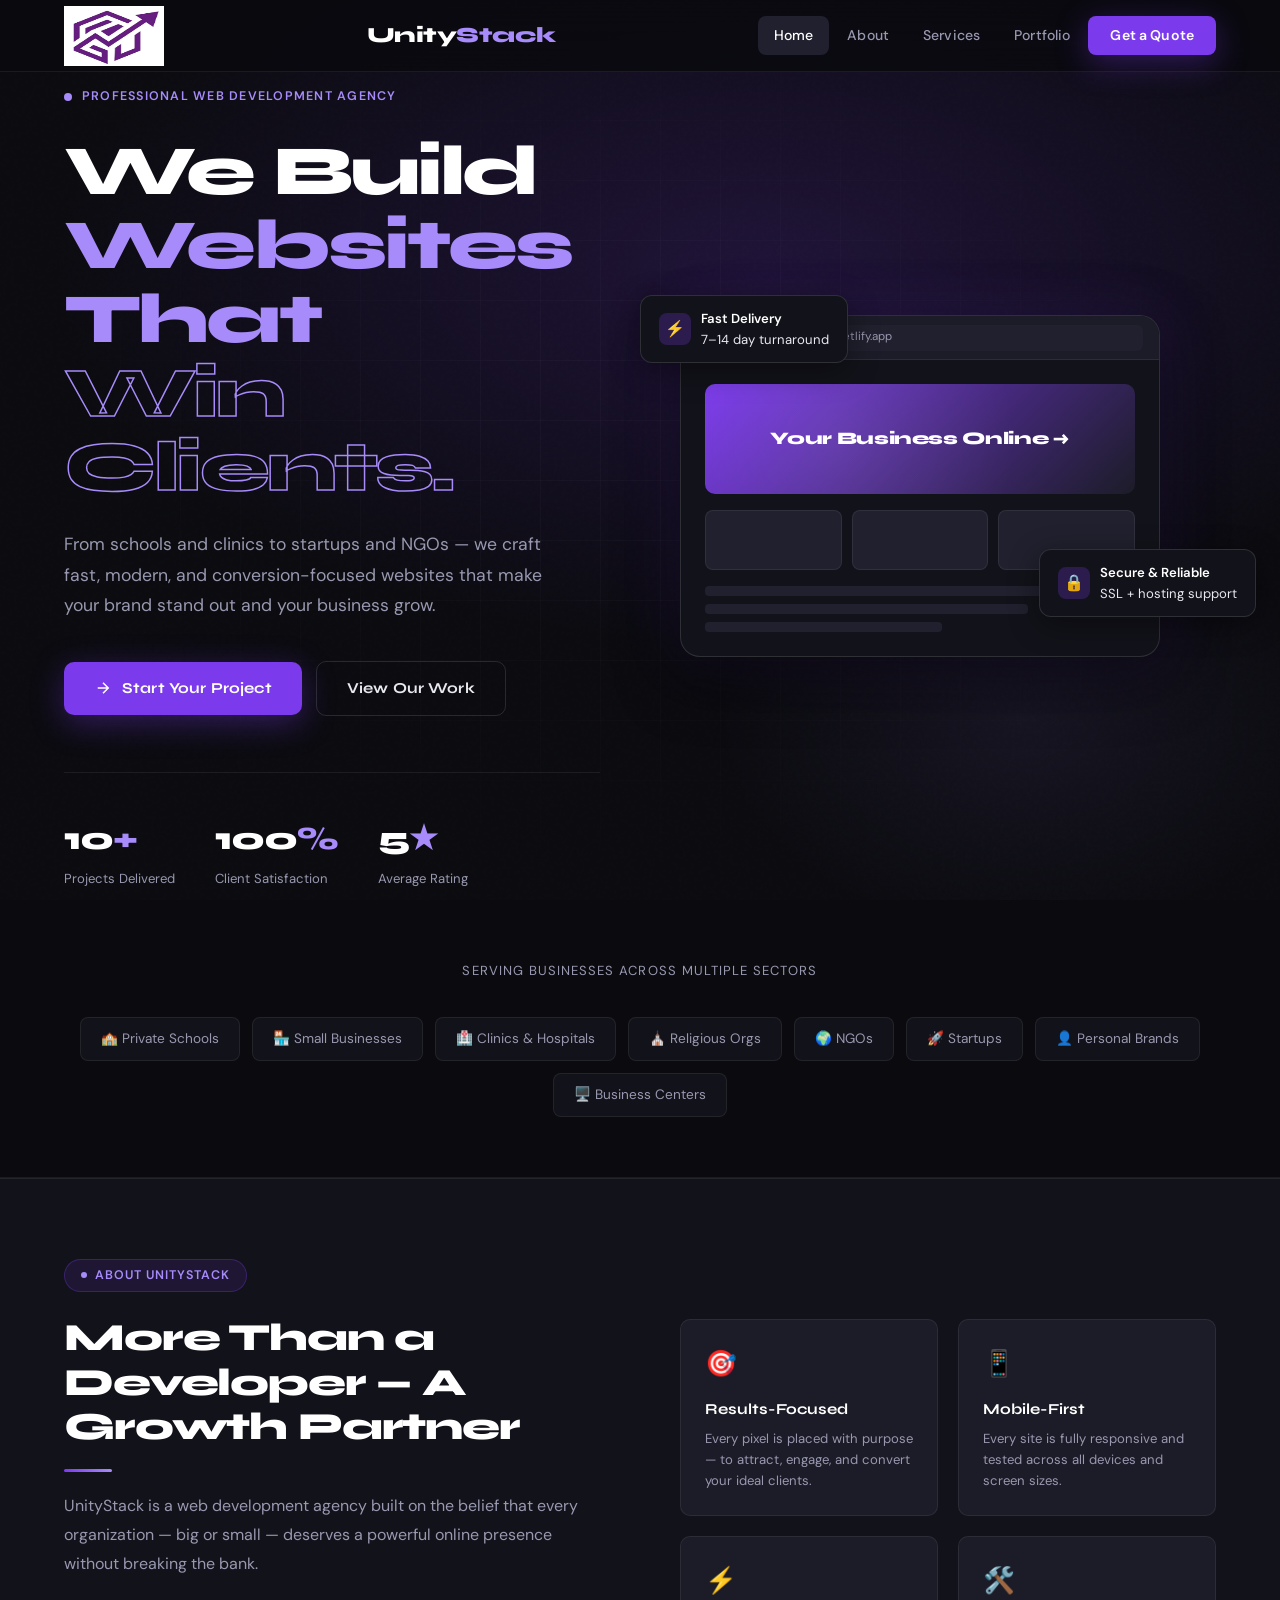
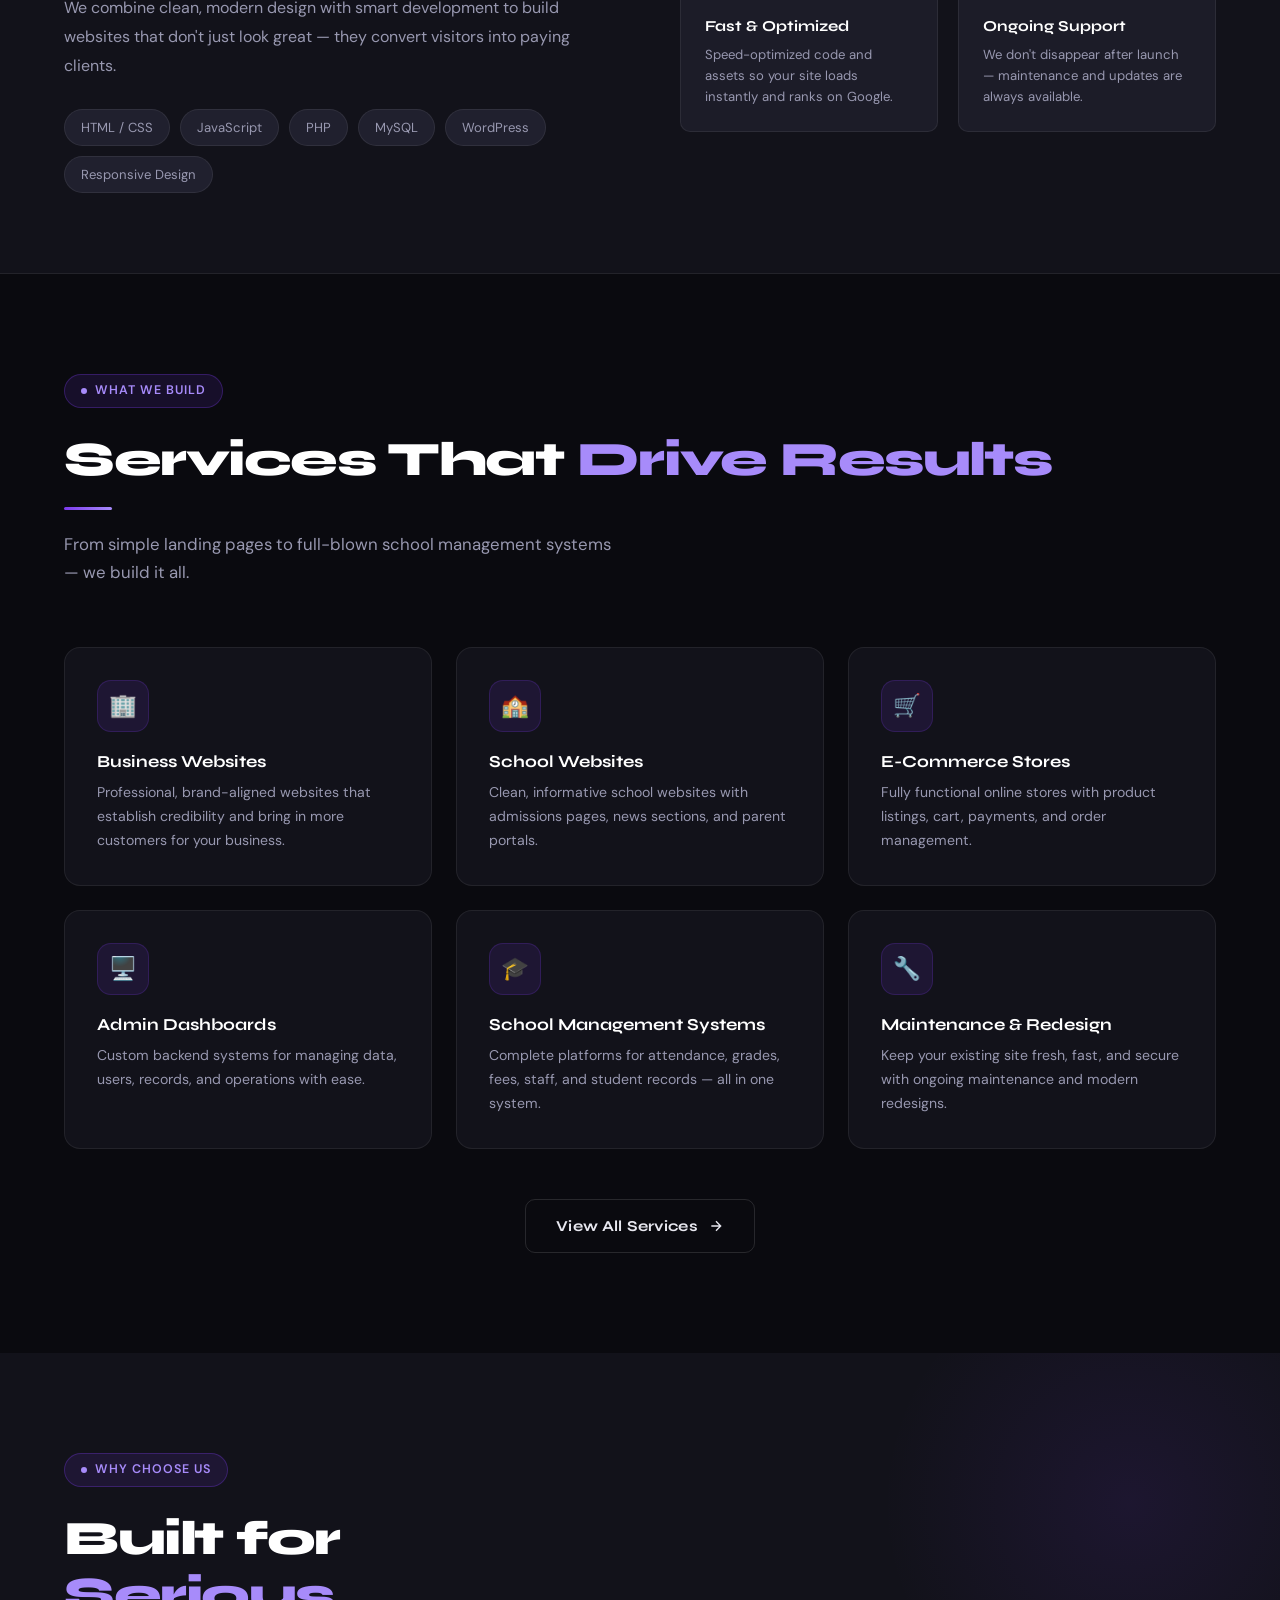
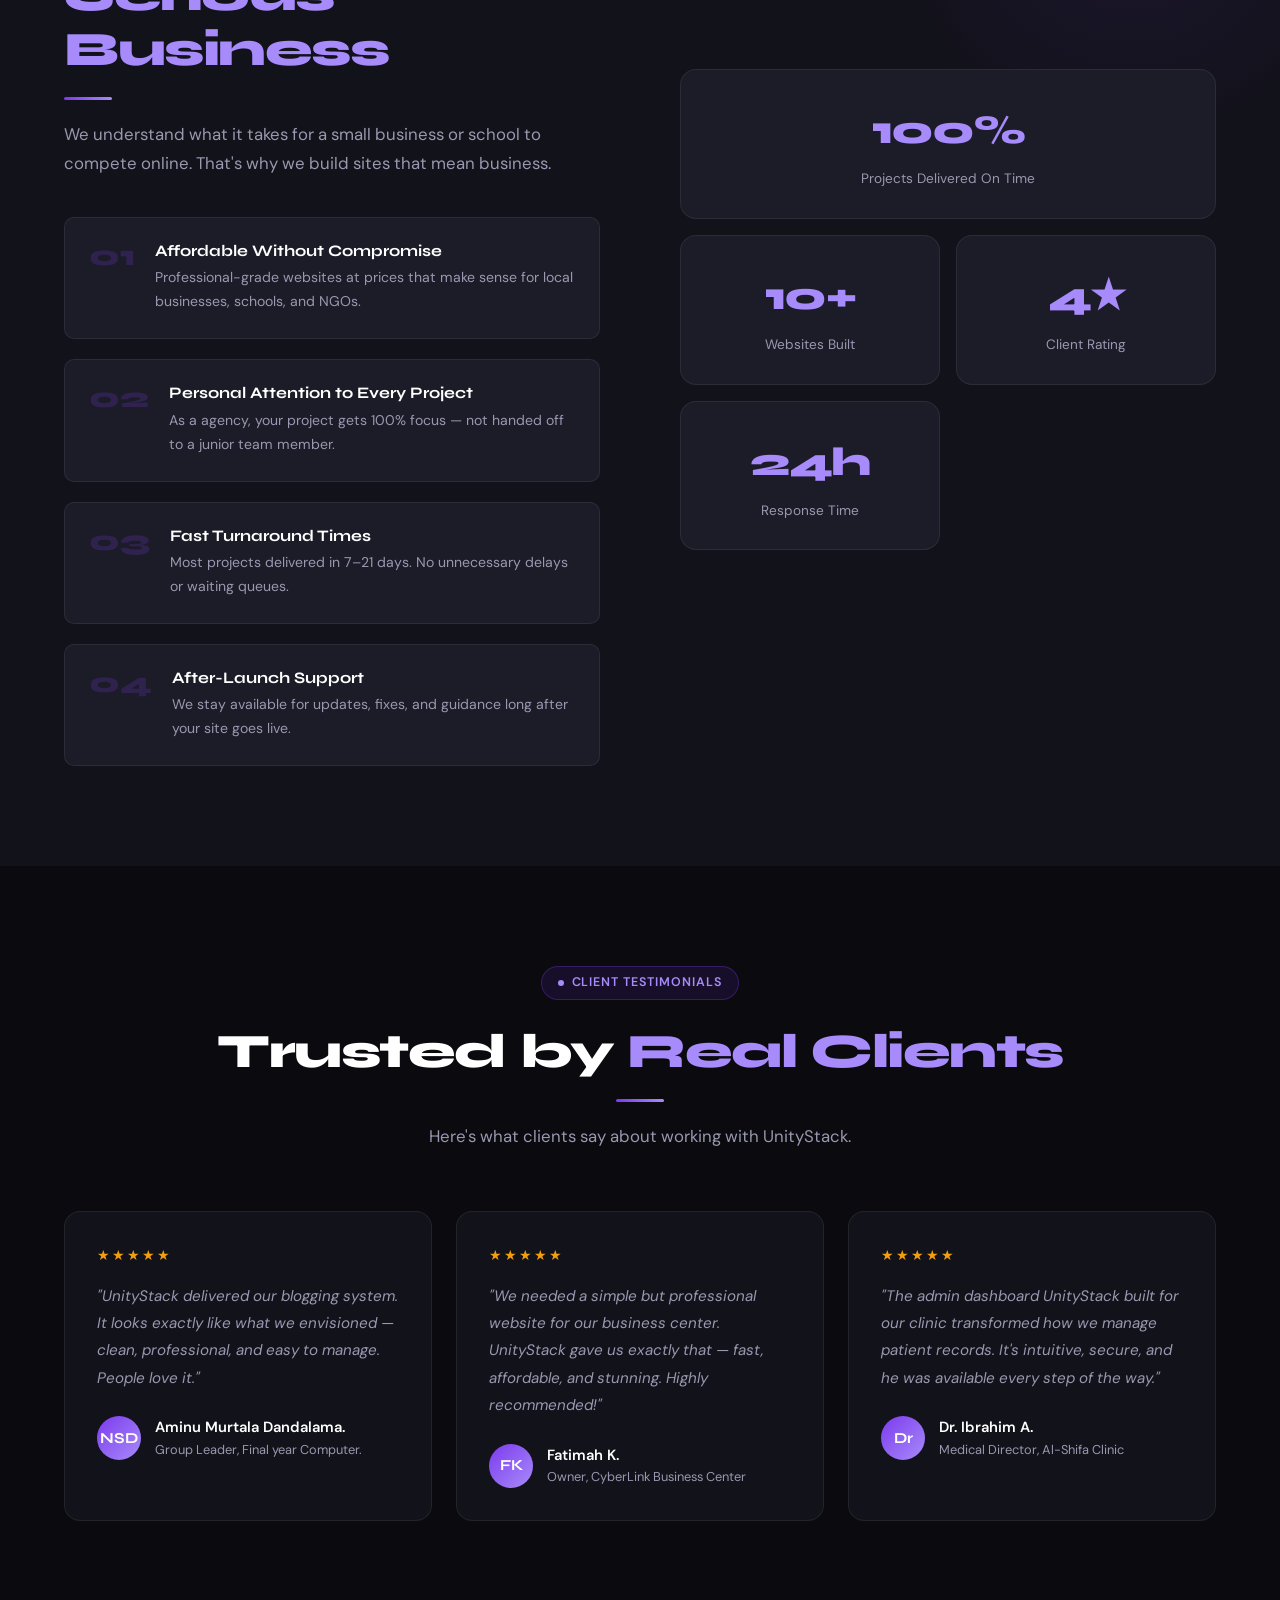
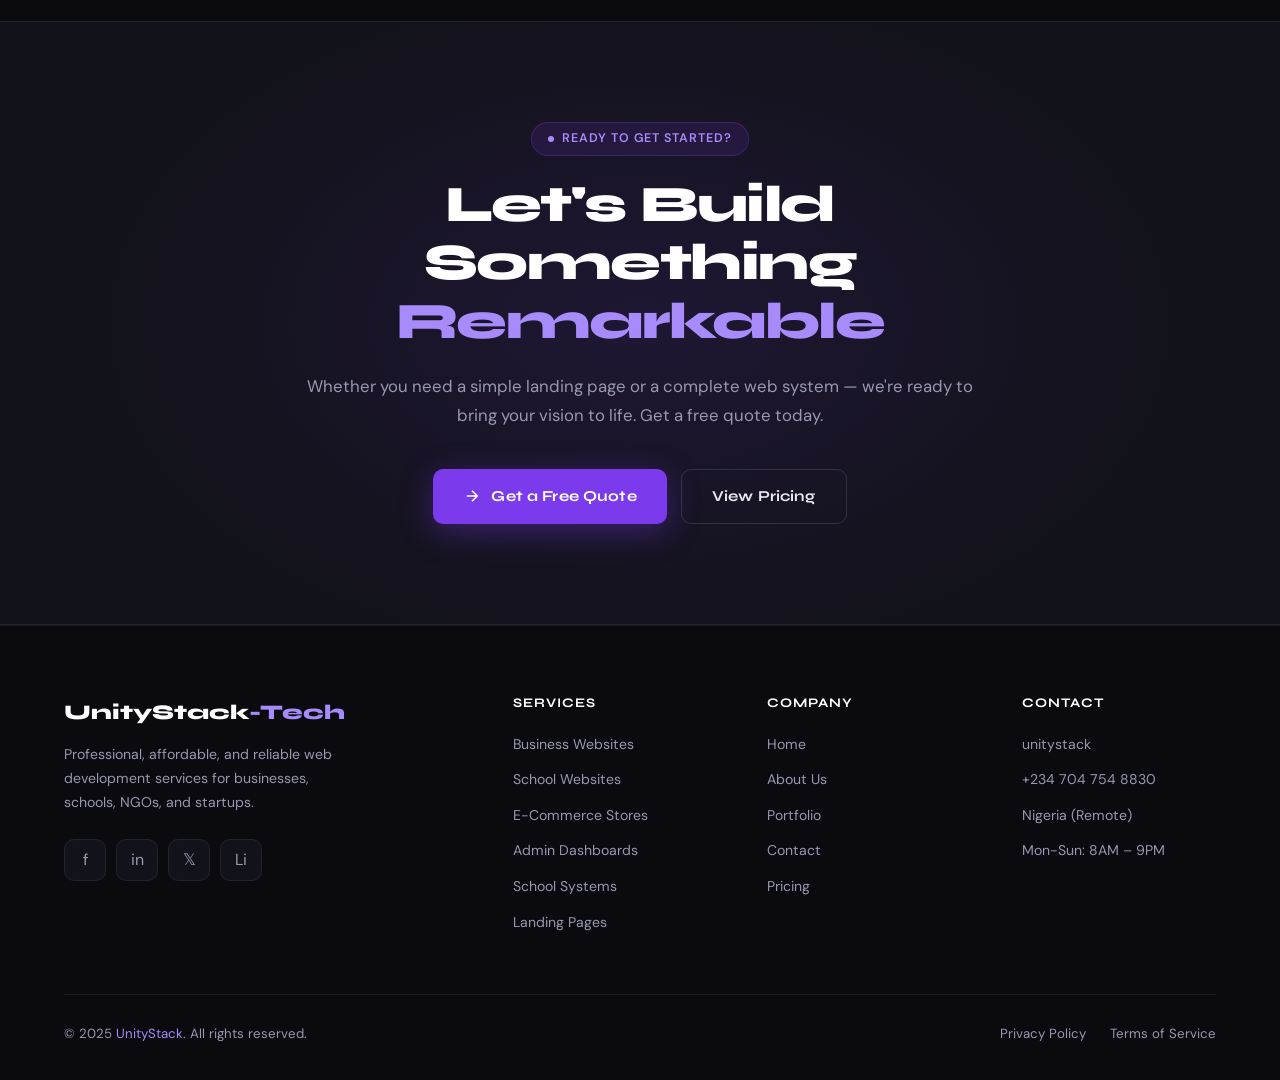
<file: unityStack/index.html>
<!DOCTYPE html>
<html lang="en">
<head>
<meta charset="UTF-8">
<meta name="viewport" content="width=device-width, initial-scale=1.0">
<title>UnityStack| Professional Web Development Agency</title>
<link rel="preconnect" href="https://fonts.googleapis.com">
<link rel="stylesheet" href="style.css">
<link href="https://fonts.googleapis.com/css2?family=Syne:wght@400;600;700;800&family=DM+Sans:ital,wght@0,300;0,400;0,500;1,300&display=swap" rel="stylesheet">
</head>
<body>

<!-- NAV -->
<nav id="mainNav">
  <div class="nav-inner">
    <img src="images/unitystack.png" alt="" width="100px" height="60px">
    <a class="logo" onclick="showPage('home')">Unity<span>Stack</span></a>
    <ul class="nav-links">
      <li><a onclick="showPage('home')" id="nav-home" class="active">Home</a></li>
      <li><a onclick="showPage('about')" id="nav-about">About</a></li>
      <li><a onclick="showPage('services')" id="nav-services">Services</a></li>
      <li><a onclick="showPage('portfolio')" id="nav-portfolio">Portfolio</a></li>
      <li><a onclick="showPage('contact')" id="nav-contact" class="nav-cta">Get a Quote</a></li>
    </ul>
    <button class="hamburger" onclick="toggleMenu()" id="hamburger">
      <span></span><span></span><span></span>
    </button>
  </div>
</nav>

<!-- MOBILE MENU -->
<div class="mobile-menu" id="mobileMenu">
  <a onclick="showPage('home');closeMenu()">Home</a>
  <a onclick="showPage('about');closeMenu()">About</a>
  <a onclick="showPage('services');closeMenu()">Services</a>
  <a onclick="showPage('portfolio');closeMenu()">Portfolio</a>
  <a onclick="showPage('contact');closeMenu()">Contact</a>
</div>

<!-- ═══════════ HOME PAGE ═══════════ -->
<div id="page-home" class="page active">

  <!-- HERO -->
  <section class="hero">
    <div class="hero-bg"></div>
    <div class="hero-grid"></div>
    <div class="noise"></div>
    <div class="hero-content">
      <div class="hero-text">
        <div class="hero-eyebrow">
          <span class="hero-eyebrow-dot"></span>
          Professional Web Development Agency
        </div>
        <h1>
          <span class="line">We Build</span>
          <span class="line accent">Websites That</span>
          <span class="line stroke">Win Clients.</span>
        </h1>
        <p class="hero-desc">
          From schools and clinics to startups and NGOs — we craft fast, modern, and conversion-focused websites that make your brand stand out and your business grow.
        </p>
        <div class="hero-actions">
          <a class="btn btn-primary" onclick="showPage('contact')">
            <svg viewBox="0 0 24 24" fill="none" stroke="currentColor" stroke-width="2"><path d="M5 12h14M12 5l7 7-7 7"/></svg>
            Start Your Project
          </a>
          <a class="btn btn-outline" onclick="showPage('portfolio')">View Our Work</a>
        </div>
        <div class="hero-stat-row">
          <div class="hero-stat">
            <div class="hero-stat-num">10<span>+</span></div>
            <div class="hero-stat-label">Projects Delivered</div>
          </div>
          <div class="hero-stat">
            <div class="hero-stat-num">100<span>%</span></div>
            <div class="hero-stat-label">Client Satisfaction</div>
          </div>
          <div class="hero-stat">
            <div class="hero-stat-num">5<span>★</span></div>
            <div class="hero-stat-label">Average Rating</div>
          </div>
        </div>
      </div>

      <div class="hero-visual">
        <div style="position:relative; width:100%;">
          <div class="hero-card-mock">
            <div class="mock-bar">
              <div class="mock-dot"></div>
              <div class="mock-dot"></div>
              <div class="mock-dot"></div>
              <div class="mock-url">unitystack.netlify.app</div>
            </div>
            <div class="mock-body">
              <div class="mock-hero-strip">
                <div class="mock-hero-text">Your Business Online →</div>
              </div>
              <div class="mock-cards">
                <div class="mock-card-item"></div>
                <div class="mock-card-item"></div>
                <div class="mock-card-item"></div>
              </div>
              <div class="mock-rows">
                <div class="mock-row"></div>
                <div class="mock-row"></div>
                <div class="mock-row"></div>
              </div>
            </div>
          </div>
          <div class="hero-badge-float b1">
            <div class="badge-icon">⚡</div>
            <div><strong>Fast Delivery</strong><br>7–14 day turnaround</div>
          </div>
          <div class="hero-badge-float b2">
            <div class="badge-icon">🔒</div>
            <div><strong>Secure & Reliable</strong><br>SSL + hosting support</div>
          </div>
        </div>
      </div>
    </div>
  </section>

  <!-- CLIENTS BAR -->
  <section class="clients-section">
    <div class="container">
      <p class="clients-label">Serving businesses across multiple sectors</p>
      <div class="clients-row">
        <div class="client-tag">🏫 Private Schools</div>
        <div class="client-tag">🏪 Small Businesses</div>
        <div class="client-tag">🏥 Clinics & Hospitals</div>
        <div class="client-tag">⛪ Religious Orgs</div>
        <div class="client-tag">🌍 NGOs</div>
        <div class="client-tag">🚀 Startups</div>
        <div class="client-tag">👤 Personal Brands</div>
        <div class="client-tag">🖥️ Business Centers</div>
      </div>
    </div>
  </section>

  <!-- INTRO -->
  <section class="intro-section">
    <div class="intro-inner">
      <div class="intro-text fade-in">
        <div class="badge">About UnityStack</div>
        <h2>More Than a Developer — A Growth Partner</h2>
        <div class="divider"></div>
        <p>UnityStack is a web development agency built on the belief that every organization — big or small — deserves a powerful online presence without breaking the bank.</p>
        <p>We combine clean, modern design with smart development to build websites that don't just look great — they convert visitors into paying clients.</p>
        <div class="intro-pills">
          <div class="pill">HTML / CSS</div>
          <div class="pill">JavaScript</div>
          <div class="pill">PHP</div>
          <div class="pill">MySQL</div>
          <div class="pill">WordPress</div>
          <div class="pill">Responsive Design</div>
        </div>
      </div>
      <div class="intro-features fade-in">
        <div class="intro-feat">
          <div class="feat-icon">🎯</div>
          <div class="feat-title">Results-Focused</div>
          <div class="feat-desc">Every pixel is placed with purpose — to attract, engage, and convert your ideal clients.</div>
        </div>
        <div class="intro-feat">
          <div class="feat-icon">📱</div>
          <div class="feat-title">Mobile-First</div>
          <div class="feat-desc">Every site is fully responsive and tested across all devices and screen sizes.</div>
        </div>
        <div class="intro-feat">
          <div class="feat-icon">⚡</div>
          <div class="feat-title">Fast & Optimized</div>
          <div class="feat-desc">Speed-optimized code and assets so your site loads instantly and ranks on Google.</div>
        </div>
        <div class="intro-feat">
          <div class="feat-icon">🛠️</div>
          <div class="feat-title">Ongoing Support</div>
          <div class="feat-desc">We don't disappear after launch — maintenance and updates are always available.</div>
        </div>
      </div>
    </div>
  </section>

  <!-- SERVICES OVERVIEW -->
  <section class="section">
    <div class="container">
      <div class="fade-in">
        <div class="badge">What We Build</div>
        <h2 class="section-title">Services That <span>Drive Results</span></h2>
        <div class="divider"></div>
        <p class="section-sub">From simple landing pages to full-blown school management systems — we build it all.</p>
      </div>
      <div class="services-grid">
        <div class="service-card fade-in">
          <div class="service-icon">🏢</div>
          <h3>Business Websites</h3>
          <p>Professional, brand-aligned websites that establish credibility and bring in more customers for your business.</p>
        </div>
        <div class="service-card fade-in">
          <div class="service-icon">🏫</div>
          <h3>School Websites</h3>
          <p>Clean, informative school websites with admissions pages, news sections, and parent portals.</p>
        </div>
        <div class="service-card fade-in">
          <div class="service-icon">🛒</div>
          <h3>E-Commerce Stores</h3>
          <p>Fully functional online stores with product listings, cart, payments, and order management.</p>
        </div>
        <div class="service-card fade-in">
          <div class="service-icon">🖥️</div>
          <h3>Admin Dashboards</h3>
          <p>Custom backend systems for managing data, users, records, and operations with ease.</p>
        </div>
        <div class="service-card fade-in">
          <div class="service-icon">🎓</div>
          <h3>School Management Systems</h3>
          <p>Complete platforms for attendance, grades, fees, staff, and student records — all in one system.</p>
        </div>
        <div class="service-card fade-in">
          <div class="service-icon">🔧</div>
          <h3>Maintenance & Redesign</h3>
          <p>Keep your existing site fresh, fast, and secure with ongoing maintenance and modern redesigns.</p>
        </div>
      </div>
      <div style="text-align:center; margin-top:50px;">
        <a class="btn btn-outline" onclick="showPage('services')">
          View All Services
          <svg viewBox="0 0 24 24" fill="none" stroke="currentColor" stroke-width="2" style="width:16px;height:16px;"><path d="M5 12h14M12 5l7 7-7 7"/></svg>
        </a>
      </div>
    </div>
  </section>

  <!-- WHY US -->
  <section class="section why-section">
    <div class="why-bg"></div>
    <div class="container">
      <div class="why-grid">
        <div class="fade-in">
          <div class="badge">Why Choose Us</div>
          <h2 class="section-title">Built for <span>Serious Business</span></h2>
          <div class="divider"></div>
          <p class="section-sub">We understand what it takes for a small business or school to compete online. That's why we build sites that mean business.</p>
          <div class="why-list">
            <div class="why-item">
              <div class="why-num">01</div>
              <div class="why-item-content">
                <h4>Affordable Without Compromise</h4>
                <p>Professional-grade websites at prices that make sense for local businesses, schools, and NGOs.</p>
              </div>
            </div>
            <div class="why-item">
              <div class="why-num">02</div>
              <div class="why-item-content">
                <h4>Personal Attention to Every Project</h4>
                <p>As a agency, your project gets 100% focus — not handed off to a junior team member.</p>
              </div>
            </div>
            <div class="why-item">
              <div class="why-num">03</div>
              <div class="why-item-content">
                <h4>Fast Turnaround Times</h4>
                <p>Most projects delivered in 7–21 days. No unnecessary delays or waiting queues.</p>
              </div>
            </div>
            <div class="why-item">
              <div class="why-num">04</div>
              <div class="why-item-content">
                <h4>After-Launch Support</h4>
                <p>We stay available for updates, fixes, and guidance long after your site goes live.</p>
              </div>
            </div>
          </div>
        </div>
        <div class="why-visual fade-in">
          <div class="why-metric">
            <span class="metric-num">100%</span>
            <div class="metric-label">Projects Delivered On Time</div>
          </div>
          <div class="why-metric">
            <span class="metric-num">10+</span>
            <div class="metric-label">Websites Built</div>
          </div>
          <div class="why-metric">
            <span class="metric-num">4★</span>
            <div class="metric-label">Client Rating</div>
          </div>
          <div class="why-metric">
            <span class="metric-num">24h</span>
            <div class="metric-label">Response Time</div>
          </div>
        </div>
      </div>
    </div>
  </section>

  <!-- TESTIMONIALS -->
  <section class="section">
    <div class="container">
      <div class="fade-in" style="text-align:center;">
        <div class="badge">Client Testimonials</div>
        <h2 class="section-title">Trusted by <span>Real Clients</span></h2>
        <div class="divider" style="margin:20px auto;"></div>
        <p class="section-sub" style="margin:0 auto 0;">Here's what clients say about working with UnityStack.</p>
      </div>
      <div class="testimonials-grid" style="margin-top:60px;">
        <div class="testimonial-card fade-in">
          <div class="stars">★★★★★</div>
          <p class="testimonial-text">"UnityStack delivered our blogging system. It looks exactly like what we envisioned — clean, professional, and easy to manage. People love it."</p>
          <div class="testimonial-author">
            <div class="author-avatar">NSD</div>
            <div>
              <div class="author-name">Aminu Murtala Dandalama.</div>
              <div class="author-role">Group Leader, Final year Computer. </div>
            </div>
          </div>
        </div>
        <div class="testimonial-card fade-in">
          <div class="stars">★★★★★</div>
          <p class="testimonial-text">"We needed a simple but professional website for our business center. UnityStack gave us exactly that — fast, affordable, and stunning. Highly recommended!"</p>
          <div class="testimonial-author">
            <div class="author-avatar">FK</div>
            <div>
              <div class="author-name">Fatimah K.</div>
              <div class="author-role">Owner, CyberLink Business Center</div>
            </div>
          </div>
        </div>
        <div class="testimonial-card fade-in">
          <div class="stars">★★★★★</div>
          <p class="testimonial-text">"The admin dashboard UnityStack built for our clinic transformed how we manage patient records. It's intuitive, secure, and he was available every step of the way."</p>
          <div class="testimonial-author">
            <div class="author-avatar">Dr</div>
            <div>
              <div class="author-name">Dr. Ibrahim A.</div>
              <div class="author-role">Medical Director, Al-Shifa Clinic</div>
            </div>
          </div>
        </div>
      </div>
    </div>
  </section>

  <!-- HOME CTA -->
  <section class="home-cta">
    <div class="home-cta-bg"></div>
    <div class="home-cta-inner fade-in">
      <div class="badge" style="margin:0 auto 20px;">Ready to Get Started?</div>
      <h2>Let's Build Something <span style="color:var(--accent);">Remarkable</span></h2>
      <p>Whether you need a simple landing page or a complete web system — we're ready to bring your vision to life. Get a free quote today.</p>
      <div class="cta-buttons">
        <a class="btn btn-primary" onclick="showPage('contact')">
          <svg viewBox="0 0 24 24" fill="none" stroke="currentColor" stroke-width="2"><path d="M5 12h14M12 5l7 7-7 7"/></svg>
          Get a Free Quote
        </a>
        <a class="btn btn-outline" onclick="showPage('services')">View Pricing</a>
      </div>
    </div>
  </section>

</div>
<!-- END HOME -->


<!-- ═══════════ ABOUT PAGE ═══════════ -->
<div id="page-about" class="page">

  <div class="page-hero">
    <div class="page-hero-bg"></div>
    <div class="page-hero-content">
      <div class="badge">Our Story</div>
      <h1>About <span style="color:var(--accent);">UnityStack</span></h1>
      <p>A web development agency with a big vision — making professional web development accessible to every business, school, and organization.</p>
    </div>
  </div>

  <section class="section">
    <div class="container">
      <div class="about-grid fade-in">
        <div>
          <div class="badge">The Founder</div>
          <h2 class="section-title">Meet the <span>Person Behind</span> the Work</h2>
          <div class="divider"></div>
          <p style="color:var(--text2); line-height:1.8; margin-bottom:16px;">UnityStack was founded with a simple but powerful belief: that quality web development shouldn't be a luxury reserved for big companies with massive budgets.</p>
          <p style="color:var(--text2); line-height:1.8; margin-bottom:16px;">Too many local businesses, schools, clinics, and NGOs are either priced out of professional web services or end up with poor-quality sites that hurt their credibility instead of building it.</p>
          <p style="color:var(--text2); line-height:1.8; margin-bottom:32px;">That gap is exactly why this agency exists — to bridge the divide between professional-grade development and affordable, accessible pricing for organizations that deserve to thrive online.</p>
          <a class="btn btn-primary" onclick="showPage('contact')">Work With Us</a>
        </div>
        <div class="founder-card fade-in">
          <div class="founder-avatar"><img src="images/danhassan.jpg" alt="danhassan" width="250px" height="160px" style="border-radius: 20px;"></div>
          <div class="founder-name">Haruna Hafizu Hussaini (Danhassan)</div>
          <div class="founder-title">Founder & Lead Developer</div>
          <p class="founder-bio">A passionate full-stack web developer with expertise in building clean, functional, and business-focused websites. Dedicated to helping clients succeed online with modern, tailored web solutions.</p>
          <div class="founder-skills">
            <div class="skill-tag">HTML5</div>
            <div class="skill-tag">CSS3</div>
            <div class="skill-tag">JavaScript</div>
            <div class="skill-tag">PHP</div>
            <div class="skill-tag">MySQL</div>
            <div class="skill-tag">Responsive Design</div>
          </div>
        </div>
      </div>
    </div>
  </section>

  <section class="section" style="background:var(--ink2); border-top:1px solid var(--border);">
    <div class="container">
      <div class="fade-in" style="text-align:center;">
        <div class="badge">Mission & Vision</div>
        <h2 class="section-title">What <span>Drives Us</span></h2>
        <div class="divider" style="margin:20px auto;"></div>
      </div>
      <div class="mvv-grid">
        <div class="mvv-card fade-in" data-label="M">
          <div class="mvv-icon">🎯</div>
          <h3>Our Mission</h3>
          <p>To provide every business, school, NGO, and individual with professional, affordable, and results-driven web development services that help them grow their presence and impact online.</p>
        </div>
        <div class="mvv-card fade-in" data-label="V">
          <div class="mvv-icon">🔭</div>
          <h3>Our Vision</h3>
          <p>To become the most trusted web development partner for small and mid-size organizations across Africa and beyond — known for quality, reliability, and genuine care for client success.</p>
        </div>
        <div class="mvv-card fade-in" data-label="W">
          <div class="mvv-icon">💡</div>
          <h3>Why We Exist</h3>
          <p>Because too many local businesses are invisible online. We exist to change that — one well-crafted website at a time, giving every client the digital presence they deserve.</p>
        </div>
      </div>
    </div>
  </section>

  <section class="section">
    <div class="container">
      <div class="fade-in">
        <div class="badge">Core Values</div>
        <h2 class="section-title">What We <span>Stand For</span></h2>
        <div class="divider"></div>
      </div>
      <div class="values-grid">
        <div class="value-item fade-in">
          <div class="value-check">✓</div>
          <div>
            <h4>Quality First</h4>
            <p>Every project is built with the highest standards of code quality, design, and performance.</p>
          </div>
        </div>
        <div class="value-item fade-in">
          <div class="value-check">✓</div>
          <div>
            <h4>Honest Communication</h4>
            <p>Clear timelines, transparent pricing, and no hidden surprises — ever.</p>
          </div>
        </div>
        <div class="value-item fade-in">
          <div class="value-check">✓</div>
          <div>
            <h4>Client-Centered Approach</h4>
            <p>Your goals and vision are at the center of everything we design and build.</p>
          </div>
        </div>
        <div class="value-item fade-in">
          <div class="value-check">✓</div>
          <div>
            <h4>Continuous Improvement</h4>
            <p>Always learning new technologies and refining skills to deliver cutting-edge solutions.</p>
          </div>
        </div>
        <div class="value-item fade-in">
          <div class="value-check">✓</div>
          <div>
            <h4>Reliability</h4>
            <p>Deadlines are honored, calls are answered, and commitments are kept — always.</p>
          </div>
        </div>
        <div class="value-item fade-in">
          <div class="value-check">✓</div>
          <div>
            <h4>Accessibility</h4>
            <p>Making professional web services accessible to organizations of all sizes and budgets.</p>
          </div>
        </div>
      </div>
    </div>
  </section>

</div>
<!-- END ABOUT -->


<!-- ═══════════ SERVICES PAGE ═══════════ -->
<div id="page-services" class="page">

  <div class="page-hero">
    <div class="page-hero-bg"></div>
    <div class="page-hero-content">
      <div class="badge">What We Offer</div>
      <h1>Our <span style="color:var(--accent);">Services</span></h1>
      <p>From landing pages to full systems — we provide end-to-end web development tailored to your specific needs and budget.</p>
    </div>
  </div>

  <section class="section">
    <div class="container">
      <div class="fade-in">
        <div class="badge">All Services</div>
        <h2 class="section-title">Everything You Need <span>Online</span></h2>
        <div class="divider"></div>
      </div>
      <div class="services-detailed">
        <div class="service-detail-card fade-in">
          <div class="sdc-top"><div class="sdc-icon">🏢</div><div class="sdc-name">Business Websites</div></div>
          <p class="sdc-desc">Professional websites for small businesses, shops, and corporate organizations that build credibility and attract clients.</p>
          <ul class="sdc-list">
            <li>Modern, branded design</li>
            <li>Services & product pages</li>
            <li>Contact forms & Google Maps</li>
            <li>Mobile responsive</li>
            <li>SEO-ready structure</li>
          </ul>
        </div>
        <div class="service-detail-card fade-in">
          <div class="sdc-top"><div class="sdc-icon">🏫</div><div class="sdc-name">School Websites</div></div>
          <p class="sdc-desc">Informative, clean school websites that showcase programs, news, and admissions to attract parents and students.</p>
          <ul class="sdc-list">
            <li>Admissions pages</li>
            <li>News & announcements</li>
            <li>Staff & class showcase</li>
            <li>Gallery section</li>
            <li>Parent contact portal</li>
          </ul>
        </div>
        <div class="service-detail-card fade-in">
          <div class="sdc-top"><div class="sdc-icon">👤</div><div class="sdc-name">Portfolio Websites</div></div>
          <p class="sdc-desc">Stunning personal portfolio sites for freelancers, creatives, and professionals to showcase their work and skills.</p>
          <ul class="sdc-list">
            <li>Work showcase gallery</li>
            <li>Bio & skills section</li>
            <li>Resume/CV download</li>
            <li>Client testimonials</li>
            <li>Contact & hire section</li>
          </ul>
        </div>
        <div class="service-detail-card fade-in">
          <div class="sdc-top"><div class="sdc-icon">🛒</div><div class="sdc-name">E-Commerce Websites</div></div>
          <p class="sdc-desc">Full online stores with product listings, shopping cart, payment gateway, and order management capabilities.</p>
          <ul class="sdc-list">
            <li>Product catalog & filters</li>
            <li>Shopping cart & checkout</li>
            <li>Payment integration</li>
            <li>Order management</li>
            <li>Inventory tracking</li>
          </ul>
        </div>
        <div class="service-detail-card fade-in">
          <div class="sdc-top"><div class="sdc-icon">🎯</div><div class="sdc-name">Landing Pages</div></div>
          <p class="sdc-desc">High-converting single-page sites built specifically to promote one product, service, or campaign and generate leads.</p>
          <ul class="sdc-list">
            <li>Strong hero & CTA</li>
            <li>Benefits & features section</li>
            <li>Lead capture form</li>
            <li>Social proof section</li>
            <li>Conversion-optimized</li>
          </ul>
        </div>
        <div class="service-detail-card fade-in">
          <div class="sdc-top"><div class="sdc-icon">📰</div><div class="sdc-name">Blog & News Websites</div></div>
          <p class="sdc-desc">Content-driven websites for sharing news, articles, opinions, and resources with your audience.</p>
          <ul class="sdc-list">
            <li>Article management system</li>
            <li>Categories & tags</li>
            <li>Author profiles</li>
            <li>Comment system</li>
            <li>Newsletter integration</li>
          </ul>
        </div>
        <div class="service-detail-card fade-in">
          <div class="sdc-top"><div class="sdc-icon">🖥️</div><div class="sdc-name">Admin Dashboards</div></div>
          <p class="sdc-desc">Custom backend systems for managing business data, users, reports, and operations from a central interface.</p>
          <ul class="sdc-list">
            <li>User management</li>
            <li>Data tables & charts</li>
            <li>Reports & exports</li>
            <li>Role-based access</li>
            <li>Real-time updates</li>
          </ul>
        </div>
        <div class="service-detail-card fade-in">
          <div class="sdc-top"><div class="sdc-icon">🎓</div><div class="sdc-name">School Management Systems</div></div>
          <p class="sdc-desc">All-in-one platforms for schools to manage students, staff, attendance, grades, fees, and more.</p>
          <ul class="sdc-list">
            <li>Student & staff records</li>
            <li>Attendance tracking</li>
            <li>Grade & result management</li>
            <li>Fee payment tracking</li>
            <li>Report generation</li>
          </ul>
        </div>
        <div class="service-detail-card fade-in">
          <div class="sdc-top"><div class="sdc-icon">🌐</div><div class="sdc-name">Hosting & Domain Support</div></div>
          <p class="sdc-desc">End-to-end support for getting your website live — domain registration, hosting setup, SSL, and deployment.</p>
          <ul class="sdc-list">
            <li>Domain registration</li>
            <li>Hosting setup</li>
            <li>SSL certificate</li>
            <li>Email setup</li>
            <li>Full deployment</li>
          </ul>
        </div>
      </div>
    </div>
  </section>

  <!-- PRICING -->
  <section class="section pricing-section">
    <div class="container">
      <div class="fade-in" style="text-align:center;">
        <div class="badge">Transparent Pricing</div>
        <h2 class="section-title">Simple, <span>Honest Pricing</span></h2>
        <div class="divider" style="margin:20px auto;"></div>
        <p class="section-sub" style="margin:0 auto;">Starting prices for common project types. Every project is unique — get a custom quote for your specific needs.</p>
      </div>
      <div class="pricing-grid">
        <div class="pricing-card fade-in">
          <div class="pricing-tier">Basic</div>
          <div class="pricing-price">₦30,000<sub> / from</sub></div>
          <div class="pricing-note">Ideal for landing pages & simple sites</div>
          <div class="pricing-divider"></div>
          <ul class="pricing-list">
            <li class="has"><span class="check-y">✓</span> Up to 3 pages</li>
            <li class="has"><span class="check-y">✓</span> Mobile responsive</li>
            <li class="has"><span class="check-y">✓</span> Contact form</li>
            <li class="has"><span class="check-y">✓</span> SEO basics</li>
            <li class="has"><span class="check-y">✓</span> 7-day delivery</li>
            <li><span class="check-n">✗</span> Admin panel</li>
            <li><span class="check-n">✗</span> Database integration</li>
            <li><span class="check-n">✗</span> Custom systems</li>
          </ul>
          <a class="btn btn-outline" style="width:100%;justify-content:center;" onclick="showPage('contact')">Get Started</a>
        </div>
        <div class="pricing-card featured fade-in">
          <div class="pricing-badge">Most Popular</div>
          <div class="pricing-tier">Standard</div>
          <div class="pricing-price">₦80,000<sub> / from</sub></div>
          <div class="pricing-note">Perfect for businesses & schools</div>
          <div class="pricing-divider"></div>
          <ul class="pricing-list">
            <li class="has"><span class="check-y">✓</span> Up to 8 pages</li>
            <li class="has"><span class="check-y">✓</span> Mobile responsive</li>
            <li class="has"><span class="check-y">✓</span> Contact & inquiry forms</li>
            <li class="has"><span class="check-y">✓</span> Full SEO setup</li>
            <li class="has"><span class="check-y">✓</span> 14-day delivery</li>
            <li class="has"><span class="check-y">✓</span> Basic admin panel</li>
            <li class="has"><span class="check-y">✓</span> Database integration</li>
            <li><span class="check-n">✗</span> Custom systems</li>
          </ul>
          <a class="btn btn-primary" style="width:100%;justify-content:center;" onclick="showPage('contact')">Get Started</a>
        </div>
        <div class="pricing-card fade-in">
          <div class="pricing-tier">Custom</div>
          <div class="pricing-price">Custom<sub> quote</sub></div>
          <div class="pricing-note">For complex systems & platforms</div>
          <div class="pricing-divider"></div>
          <ul class="pricing-list">
            <li class="has"><span class="check-y">✓</span> Unlimited pages</li>
            <li class="has"><span class="check-y">✓</span> Mobile responsive</li>
            <li class="has"><span class="check-y">✓</span> All form types</li>
            <li class="has"><span class="check-y">✓</span> Advanced SEO</li>
            <li class="has"><span class="check-y">✓</span> Agreed timeline</li>
            <li class="has"><span class="check-y">✓</span> Full admin system</li>
            <li class="has"><span class="check-y">✓</span> Complex databases</li>
            <li class="has"><span class="check-y">✓</span> Custom features</li>
          </ul>
          <a class="btn btn-outline" style="width:100%;justify-content:center;" onclick="showPage('contact')">Request Quote</a>
        </div>
      </div>
    </div>
  </section>

  <!-- FAQ -->
  <section class="section">
    <div class="container">
      <div class="fade-in" style="text-align:center;">
        <div class="badge">FAQs</div>
        <h2 class="section-title">Frequently Asked <span>Questions</span></h2>
        <div class="divider" style="margin:20px auto;"></div>
      </div>
      <div class="faq-list">
        <div class="faq-item fade-in">
          <div class="faq-q" onclick="toggleFaq(this)">
            <span>How long does it take to build a website?</span>
            <div class="faq-arrow">+</div>
          </div>
          <div class="faq-a"><div class="faq-a-inner">Simple websites typically take 5–10 days. Standard multi-page websites take 10–21 days. Complex systems like school management platforms or e-commerce stores may take 30–60 days depending on scope. We'll give you a clear timeline before starting your project.</div></div>
        </div>
        <div class="faq-item fade-in">
          <div class="faq-q" onclick="toggleFaq(this)">
            <span>Do you offer payment in installments?</span>
            
            <div class="faq-arrow">+</div>
          </div>
          <div class="faq-a"><div class="faq-a-inner">Yes! For most projects, we accept 50% upfront to start the work and the remaining 50% upon completion before handover. For larger projects, a 3-installment plan can be arranged. We're flexible and always happy to discuss what works best for you.</div></div>
        </div>
        <div class="faq-item fade-in">
          <div class="faq-q" onclick="toggleFaq(this)">
            <span>Will I be able to update the website myself?</span>
            <div class="faq-arrow">+</div>
          </div>
          <div class="faq-a"><div class="faq-a-inner">Absolutely. Depending on the type of site, we either build a user-friendly admin panel that lets you update content yourself, or we provide simple training and documentation. We can also offer a maintenance package if you'd prefer us to handle all updates.</div></div>
        </div>
        <div class="faq-item fade-in">
          <div class="faq-q" onclick="toggleFaq(this)">
            <span>Do you help with domain and hosting?</span>
            <div class="faq-arrow">+</div>
          </div>
          <div class="faq-a"><div class="faq-a-inner">Yes — we handle everything from domain registration to hosting setup, SSL certificate installation, and full deployment. We'll help you choose the right hosting plan based on your site's needs and budget.</div></div>
        </div>
        <div class="faq-item fade-in">
          <div class="faq-q" onclick="toggleFaq(this)">
            <span>What information do I need to provide to start?</span>
            <div class="faq-arrow">+</div>
          </div>
          <div class="faq-a"><div class="faq-a-inner">To get started, we'll need a brief description of your business or organization, your goals for the website, any design preferences or inspiration sites you like, your logo and brand colors (if available), and the content (text and images) you want on the site. We'll guide you through the rest in our initial consultation.</div></div>
        </div>
        <div class="faq-item fade-in">
          <div class="faq-q" onclick="toggleFaq(this)">
            <span>Do you build websites for NGOs and religious organizations?</span>
            <div class="faq-arrow">+</div>
          </div>
          <div class="faq-a"><div class="faq-a-inner">Yes, absolutely. We have experience working with NGOs, faith-based organizations, mosques, churches, and community groups. We understand your unique needs and offer special pricing for non-profit organizations.</div></div>
        </div>
      </div>
    </div>
  </section>

</div>
<!-- END SERVICES -->


<!-- ═══════════ PORTFOLIO PAGE ═══════════ -->
<div id="page-portfolio" class="page">

  <div class="page-hero">
    <div class="page-hero-bg"></div>
    <div class="page-hero-content">
      <div class="badge">Our Work</div>
      <h1>Portfolio & <span style="color:var(--accent);">Projects</span></h1>
      <p>A showcase of websites and systems we've designed and built — each one crafted to serve real business goals.</p>
    </div>
  </div>

  <section class="section">
    <div class="container">
      <div class="portfolio-filter">
        <button class="filter-btn active" onclick="filterPortfolio('all', this)">All Projects</button>
        <button class="filter-btn" onclick="filterPortfolio('school', this)">Schools</button>
        <button class="filter-btn" onclick="filterPortfolio('business', this)">Business</button>
        <button class="filter-btn" onclick="filterPortfolio('dashboard', this)">Dashboards</button>
        <button class="filter-btn" onclick="filterPortfolio('portfolio', this)">Portfolio</button>
      </div>

      <div class="portfolio-grid">
        <div class="portfolio-item pi-type1 fade-in" data-cat="school">
          <div class="portfolio-preview">
            <div class="portfolio-preview-inner">
              <div class="preview-bar">
                <div class="preview-dot" style="background:#ff5f57;"></div>
                <div class="preview-dot" style="background:#ffbd2e;"></div>
                <div class="preview-dot" style="background:#28ca41;"></div>
              </div>
              <div class="preview-body">
                <div class="preview-block" style="height:40px;background:linear-gradient(90deg,#7c3aed,#4c1d95);border-radius:6px;margin-bottom:8px;"></div>
                <div class="preview-block" style="height:10px;background:#2d2d3d;width:70%;"></div>
                <div class="preview-block" style="height:10px;background:#2d2d3d;width:50%;margin-top:5px;"></div>
                <div style="display:grid;grid-template-columns:1fr 1fr 1fr;gap:6px;margin-top:10px;">
                  <div style="height:30px;background:#2d2d3d;border-radius:4px;"></div>
                  <div style="height:30px;background:#2d2d3d;border-radius:4px;"></div>
                  <div style="height:30px;background:#2d2d3d;border-radius:4px;"></div>
                </div>
              </div>
            </div>
          </div>
          <div class="portfolio-info">
            <!-- <img src="images/library.png" alt="" width="200px" height="100px"> -->
            <div class="portfolio-tag">School Website</div>
            <h3>Audu Bako College of Agriculture Dambatta</h3>
            <p>A modern Library management System.</p>
          </div>
        </div>

        <div class="portfolio-item pi-type2 fade-in" data-cat="business">
          <div class="portfolio-preview">
            <div class="portfolio-preview-inner">
              <div class="preview-bar">
                <div class="preview-dot" style="background:#ff5f57;"></div>
                <div class="preview-dot" style="background:#ffbd2e;"></div>
                <div class="preview-dot" style="background:#28ca41;"></div>
              </div>
              <div class="preview-body">
                <div class="preview-block" style="height:40px;background:linear-gradient(90deg,#059669,#064e3b);border-radius:6px;margin-bottom:8px;"></div>
                <div style="display:grid;grid-template-columns:1fr 1fr;gap:6px;margin-bottom:8px;">
                  <div style="height:35px;background:#1d2d1d;border-radius:4px;"></div>
                  <div style="height:35px;background:#1d2d1d;border-radius:4px;"></div>
                </div>
                <div class="preview-block" style="height:10px;background:#1d2d1d;width:85%;"></div>
                <div class="preview-block" style="height:10px;background:#1d2d1d;width:60%;margin-top:5px;"></div>
              </div>
            </div>
          </div>
          <div class="portfolio-info">
            <div class="portfolio-tag">BloggingWebsite</div>
            <h3>CyberLink Business Center</h3>
            <p>Professional website for a business center with services, pricing, and online booking.</p>
          </div>
        </div>

        <div class="portfolio-item pi-type3 fade-in" data-cat="dashboard">
          <div class="portfolio-preview">
            <div class="portfolio-preview-inner">
              <div class="preview-bar">
                <div class="preview-dot" style="background:#ff5f57;"></div>
                <div class="preview-dot" style="background:#ffbd2e;"></div>
                <div class="preview-dot" style="background:#28ca41;"></div>
              </div>
              <div class="preview-body">
                <div style="display:grid;grid-template-columns:1fr 1fr 1fr;gap:5px;margin-bottom:8px;">
                  <div style="height:28px;background:#2d2000;border-radius:4px;border:1px solid #f59e0b33;"></div>
                  <div style="height:28px;background:#2d2000;border-radius:4px;border:1px solid #f59e0b33;"></div>
                  <div style="height:28px;background:#2d2000;border-radius:4px;border:1px solid #f59e0b33;"></div>
                </div>
                <div style="height:50px;background:#1e1500;border-radius:4px;border:1px solid #f59e0b22;margin-bottom:8px;display:flex;align-items:center;padding:0 8px;">
                  <div style="height:8px;background:#f59e0b;border-radius:3px;width:60%;"></div>
                </div>
                <div style="display:flex;flex-direction:column;gap:4px;">
                  <div style="height:8px;background:#2d2000;border-radius:3px;"></div>
                  <div style="height:8px;background:#2d2000;border-radius:3px;width:75%;"></div>
                </div>
              </div>
            </div>
          </div>
          <div class="portfolio-info">
            <div class="portfolio-tag">Admin Dashboard</div>
            <h3>Al-Shifa Clinic Management</h3>
            <p>Full patient record management system with appointments, billing, and staff access controls.</p>
          </div>
        </div>

        <div class="portfolio-item pi-type4 fade-in" data-cat="portfolio">
          <div class="portfolio-preview">
            <div class="portfolio-preview-inner">
              <div class="preview-bar">
                <div class="preview-dot" style="background:#ff5f57;"></div>
                <div class="preview-dot" style="background:#ffbd2e;"></div>
                <div class="preview-dot" style="background:#28ca41;"></div>
              </div>
              <div class="preview-body">
                <div style="display:flex;gap:8px;align-items:center;margin-bottom:10px;">
                  <div style="width:32px;height:32px;border-radius:50%;background:linear-gradient(135deg,#3b82f6,#1d4ed8);flex-shrink:0;"></div>
                  <div>
                    <div style="height:8px;background:#1e2d4d;border-radius:3px;width:80px;margin-bottom:4px;"></div>
                    <div style="height:6px;background:#1e2d4d;border-radius:3px;width:50px;"></div>
                  </div>
                </div>
                <div style="display:grid;grid-template-columns:1fr 1fr;gap:5px;">
                  <div style="height:40px;background:#0d1b30;border-radius:4px;border:1px solid #1e3a5f;"></div>
                  <div style="height:40px;background:#0d1b30;border-radius:4px;border:1px solid #1e3a5f;"></div>
                  <div style="height:40px;background:#0d1b30;border-radius:4px;border:1px solid #1e3a5f;"></div>
                  <div style="height:40px;background:#0d1b30;border-radius:4px;border:1px solid #1e3a5f;"></div>
                </div>
              </div>
            </div>
          </div>
          <div class="portfolio-info">
            <div class="portfolio-tag">Portfolio Site</div>
            <h3>Personal Developer Portfolio</h3>
            <p>A sleek developer portfolio with project showcase, skills section, and client contact form.</p>
          </div>
        </div>

        <div class="portfolio-item pi-type1 fade-in" data-cat="school">
          <div class="portfolio-preview">
            <div class="portfolio-preview-inner">
              <div class="preview-bar">
                <div class="preview-dot" style="background:#ff5f57;"></div>
                <div class="preview-dot" style="background:#ffbd2e;"></div>
                <div class="preview-dot" style="background:#28ca41;"></div>
              </div>
              <div class="preview-body">
                <div style="height:35px;background:linear-gradient(90deg,#6d28d9,#2e1065);border-radius:5px;margin-bottom:8px;"></div>
                <div style="height:8px;background:#2d2d3d;border-radius:3px;margin-bottom:5px;"></div>
                <div style="height:8px;background:#2d2d3d;border-radius:3px;width:80%;margin-bottom:10px;"></div>
                <div style="display:grid;grid-template-columns:1fr 1fr;gap:5px;">
                  <div style="height:35px;background:#1a1a2e;border-radius:4px;border:1px solid #3d2070;"></div>
                  <div style="height:35px;background:#1a1a2e;border-radius:4px;border:1px solid #3d2070;"></div>
                </div>
              </div>
            </div>
          </div>
          <div class="portfolio-info">
            <div class="portfolio-tag">School System</div>
            <h3>EduTrack School Management</h3>
            <p>Complete school management system with student records, grades, fees, and attendance tracking.</p>
          </div>
        </div>

        <div class="portfolio-item pi-type2 fade-in" data-cat="business">
          <div class="portfolio-preview">
            <div class="portfolio-preview-inner">
              <div class="preview-bar">
                <div class="preview-dot" style="background:#ff5f57;"></div>
                <div class="preview-dot" style="background:#ffbd2e;"></div>
                <div class="preview-dot" style="background:#28ca41;"></div>
              </div>
              <div class="preview-body">
                <div style="height:40px;background:linear-gradient(90deg,#0d9488,#134e4a);border-radius:6px;margin-bottom:8px;display:flex;align-items:center;padding:0 10px;">
                  <div style="height:14px;background:rgba(255,255,255,0.2);border-radius:3px;width:60%;"></div>
                </div>
                <div style="display:grid;grid-template-columns:1fr 1fr 1fr;gap:5px;margin-bottom:8px;">
                  <div style="height:50px;background:#0a2520;border-radius:4px;"></div>
                  <div style="height:50px;background:#0a2520;border-radius:4px;"></div>
                  <div style="height:50px;background:#0a2520;border-radius:4px;"></div>
                </div>
              </div>
            </div>
          </div>
          <div class="portfolio-info">
            <div class="portfolio-tag">NGO Website</div>
            <h3>Hope Foundation NGO</h3>
            <p>An impactful non-profit website with donation page, programs, news, and volunteer registration.</p>
          </div>
        </div>
      </div>

      <div style="text-align:center; margin-top:60px;" class="fade-in">
        <p style="color:var(--text2); margin-bottom:24px; font-size:0.95rem;">Have a project in mind? Let's discuss how we can build it for you.</p>
        <a class="btn btn-primary" onclick="showPage('contact')">
          Start Your Project
          <svg viewBox="0 0 24 24" fill="none" stroke="currentColor" stroke-width="2"><path d="M5 12h14M12 5l7 7-7 7"/></svg>
        </a>
      </div>
    </div>
  </section>

</div>
<!-- END PORTFOLIO -->


<!-- ═══════════ CONTACT PAGE ═══════════ -->
<div id="page-contact" class="page">

  <div class="page-hero">
    <div class="page-hero-bg"></div>
    <div class="page-hero-content">
      <div class="badge">Get In Touch</div>
      <h1>Let's Build <span style="color:var(--accent);">Together</span></h1>
      <p>Tell us about your project. We'll get back to you within 24 hours with a free consultation and quote.</p>
    </div>
  </div>

  <section class="section">
    <div class="container">
      <div class="contact-grid">
        <div class="contact-info fade-in">
          <div>
            <h3 style="font-family:var(--font-display);font-size:1.3rem;font-weight:800;color:var(--white);margin-bottom:8px;">Contact Information</h3>
            <p style="font-size:0.88rem;color:var(--text2);margin-bottom:28px;">Reach out through any channel below. We're available and responsive.</p>
          </div>

          <a class="wa-button" href="https://wa.me/+2347047548830" target="_blank">
            <div style="font-size:1.6rem;">💬</div>
            <div>
              <div class="wa-button-text">Chat on WhatsApp</div>
              <div class="wa-button-sub">Fastest way to reach us — reply within minutes</div>
            </div>
          </a>

          <div class="contact-card">
            <div class="contact-card-icon">📧</div>
            <div>
              <h4>Email Address</h4>
              <a href="danhassan2040@gmail.com">danhassan2040@gmail.com</a>
            </div>
          </div>

          <div class="contact-card">
            <div class="contact-card-icon">📞</div>
            <div>
              <h4>Phone / WhatsApp</h4>
              <a href="tel:+2347047548830">+234 70 4754 8830</a>
            </div>
          </div>

          <div class="contact-card">
            <div class="contact-card-icon">📍</div>
            <div>
              <h4>Location</h4>
              <p>Nigeria (Remote — Serving Clients Nationwide)</p>
            </div>
          </div>

          <div class="contact-card">
            <div class="contact-card-icon">⏰</div>
            <div>
              <h4>Working Hours</h4>
              <p>Always open</p>
            </div>
          </div>

          <div>
            <p style="font-size:0.82rem;color:var(--text2);margin-bottom:12px;font-weight:600;letter-spacing:0.05em;text-transform:uppercase;">Follow Us</p>
            <div class="social-row">
              <a class="social-link" href="#" title="Facebook">f</a>
              <a class="social-link" href="#" title="Instagram">in</a>
              <a class="social-link" href="#" title="Twitter / X">𝕏</a>
              <a class="social-link" href="#" title="LinkedIn">Li</a>
              <a class="social-link" href="danhassan_dev" title="GitHub">gh</a>
            </div>
          </div>
        </div>

        <div class="contact-form fade-in">
          <div class="form-title">Send Us a Message</div>
          <div class="form-sub">Fill in the form and we'll respond with a free quote and timeline estimate.</div>
          <div class="form-grid">
            <div class="form-group">
              <label class="form-label">First Name *</label>
              <input type="text" class="form-input" placeholder="Your first name" id="fname">
            </div>
            <div class="form-group">
              <label class="form-label">Last Name *</label>
              <input type="text" class="form-input" placeholder="Your last name" id="lname">
            </div>
            <div class="form-group">
              <label class="form-label">Email Address *</label>
              <input type="email" class="form-input" placeholder="your@email.com" id="femail">
            </div>
            <div class="form-group">
              <label class="form-label">Phone / WhatsApp</label>
              <input type="tel" class="form-input" placeholder="+234 800 000 0000" id="fphone">
            </div>
            <div class="form-group full">
              <label class="form-label">Organization / Business Name</label>
              <input type="text" class="form-input" placeholder="e.g. ABC School, XYZ Business" id="forg">
            </div>
            <div class="form-group full">
              <label class="form-label">Service Needed *</label>
              <select class="form-select form-input" id="fservice">
                <option value="">— Select a service —</option>
                <option>Business Website</option>
                <option>School Website</option>
                <option>Portfolio Website</option>
                <option>E-Commerce Website</option>
                <option>Landing Page</option>
                <option>Blog / News Website</option>
                <option>Admin Dashboard</option>
                <option>School Management System</option>
                <option>Borrowing / Voting System</option>
                <option>Website Maintenance</option>
                <option>Website Redesign</option>
                <option>Hosting & Domain Support</option>
                <option>Other / Not Sure</option>
              </select>
            </div>
            <div class="form-group full">
              <label class="form-label">Budget Range</label>
              <select class="form-select form-input" id="fbudget">
                <option value="">— Select a range —</option>
                <option>Under ₦30,000</option>
                <option>₦30,000 – ₦50,000</option>
                <!-- <option>₦80,000 – ₦100,000</option>
                <option>₦200,000 – ₦500,000</option>
                <option>Above ₦500,000</option>-->
                <option>Flexible / Discuss</option>
              </select>
            </div>
            <div class="form-group full">
              <label class="form-label">Tell Us About Your Project *</label>
              <textarea class="form-textarea" placeholder="Describe what you need, your goals, and any specific features or requirements you have in mind..." id="fmessage"></textarea>
            </div>
          </div>
          <button class="form-submit" onclick="submitForm()">
            <svg viewBox="0 0 24 24" fill="none" stroke="currentColor" stroke-width="2" style="width:18px;height:18px;"><path d="M22 2L11 13M22 2l-7 20-4-9-9-4 20-7z"/></svg>
            Send Message & Get Free Quote
          </button>
        </div>
      </div>
    </div>
  </section>

</div>
<!-- END CONTACT -->


<!-- FOOTER -->
<footer>
  <div class="footer-grid">
    <div class="footer-brand">
      <div class="footer-logo">UnityStack<span>-Tech</span></div>
      <p class="footer-tagline">Professional, affordable, and reliable web development services for businesses, schools, NGOs, and startups.</p>
      <div class="social-row">
        <a class="social-link" href="#">f</a>
        <a class="social-link" href="#">in</a>
        <a class="social-link" href="#">𝕏</a>
        <a class="social-link" href="#">Li</a>
      </div>
    </div>
    <div class="footer-col">
      <h4>Services</h4>
      <ul class="footer-links">
        <li><a onclick="showPage('services')">Business Websites</a></li>
        <li><a onclick="showPage('services')">School Websites</a></li>
        <li><a onclick="showPage('services')">E-Commerce Stores</a></li>
        <li><a onclick="showPage('services')">Admin Dashboards</a></li>
        <li><a onclick="showPage('services')">School Systems</a></li>
        <li><a onclick="showPage('services')">Landing Pages</a></li>
      </ul>
    </div>
    <div class="footer-col">
      <h4>Company</h4>
      <ul class="footer-links">
        <li><a onclick="showPage('home')">Home</a></li>
        <li><a onclick="showPage('about')">About Us</a></li>
        <li><a onclick="showPage('portfolio')">Portfolio</a></li>
        <li><a onclick="showPage('contact')">Contact</a></li>
        <li><a onclick="showPage('services')">Pricing</a></li>
      </ul>
    </div>
    <div class="footer-col">
      <h4>Contact</h4>
      <ul class="footer-links">
        <li><a href="mailto:unitystack.netlify.app">unitystack</a></li>
        <li><a href="tel:+2347047548830">+234 704 754 8830</a></li>
        <li><a>Nigeria (Remote)</a></li>
        <li><a>Mon-Sun: 8AM – 9PM</a></li>
      </ul>
    </div>
  </div>
  <div class="footer-bottom">
    <div class="footer-copy">© 2025 <span>UnityStack</span>. All rights reserved.</div>
    <div class="footer-legal">
      <a>Privacy Policy</a>
      <a>Terms of Service</a>
    </div>
  </div>
</footer>

<!-- TOAST -->
<div class="toast" id="toast">
  <span class="toast-icon">✓</span> <span id="toastMsg">Message sent successfully!</span>
</div>

<script src="script.js"></script>
</body>
</html>
</file>
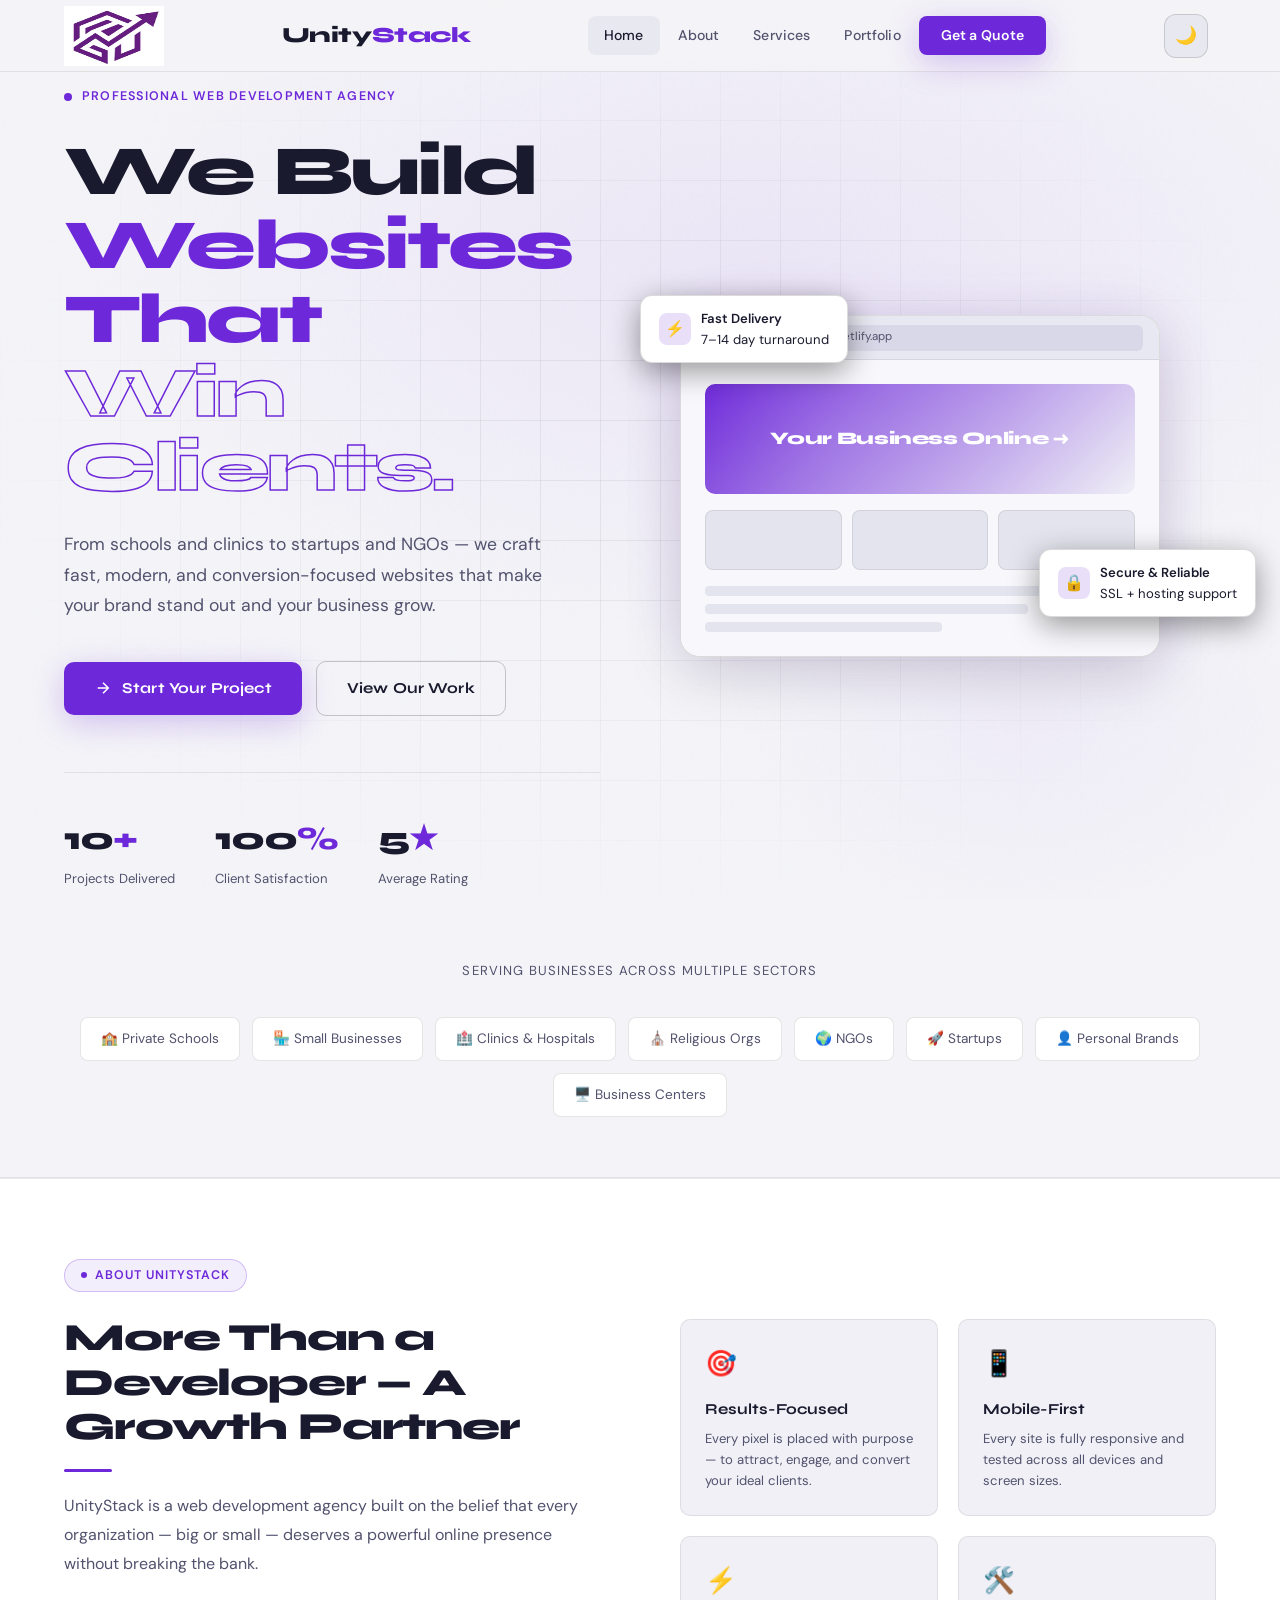
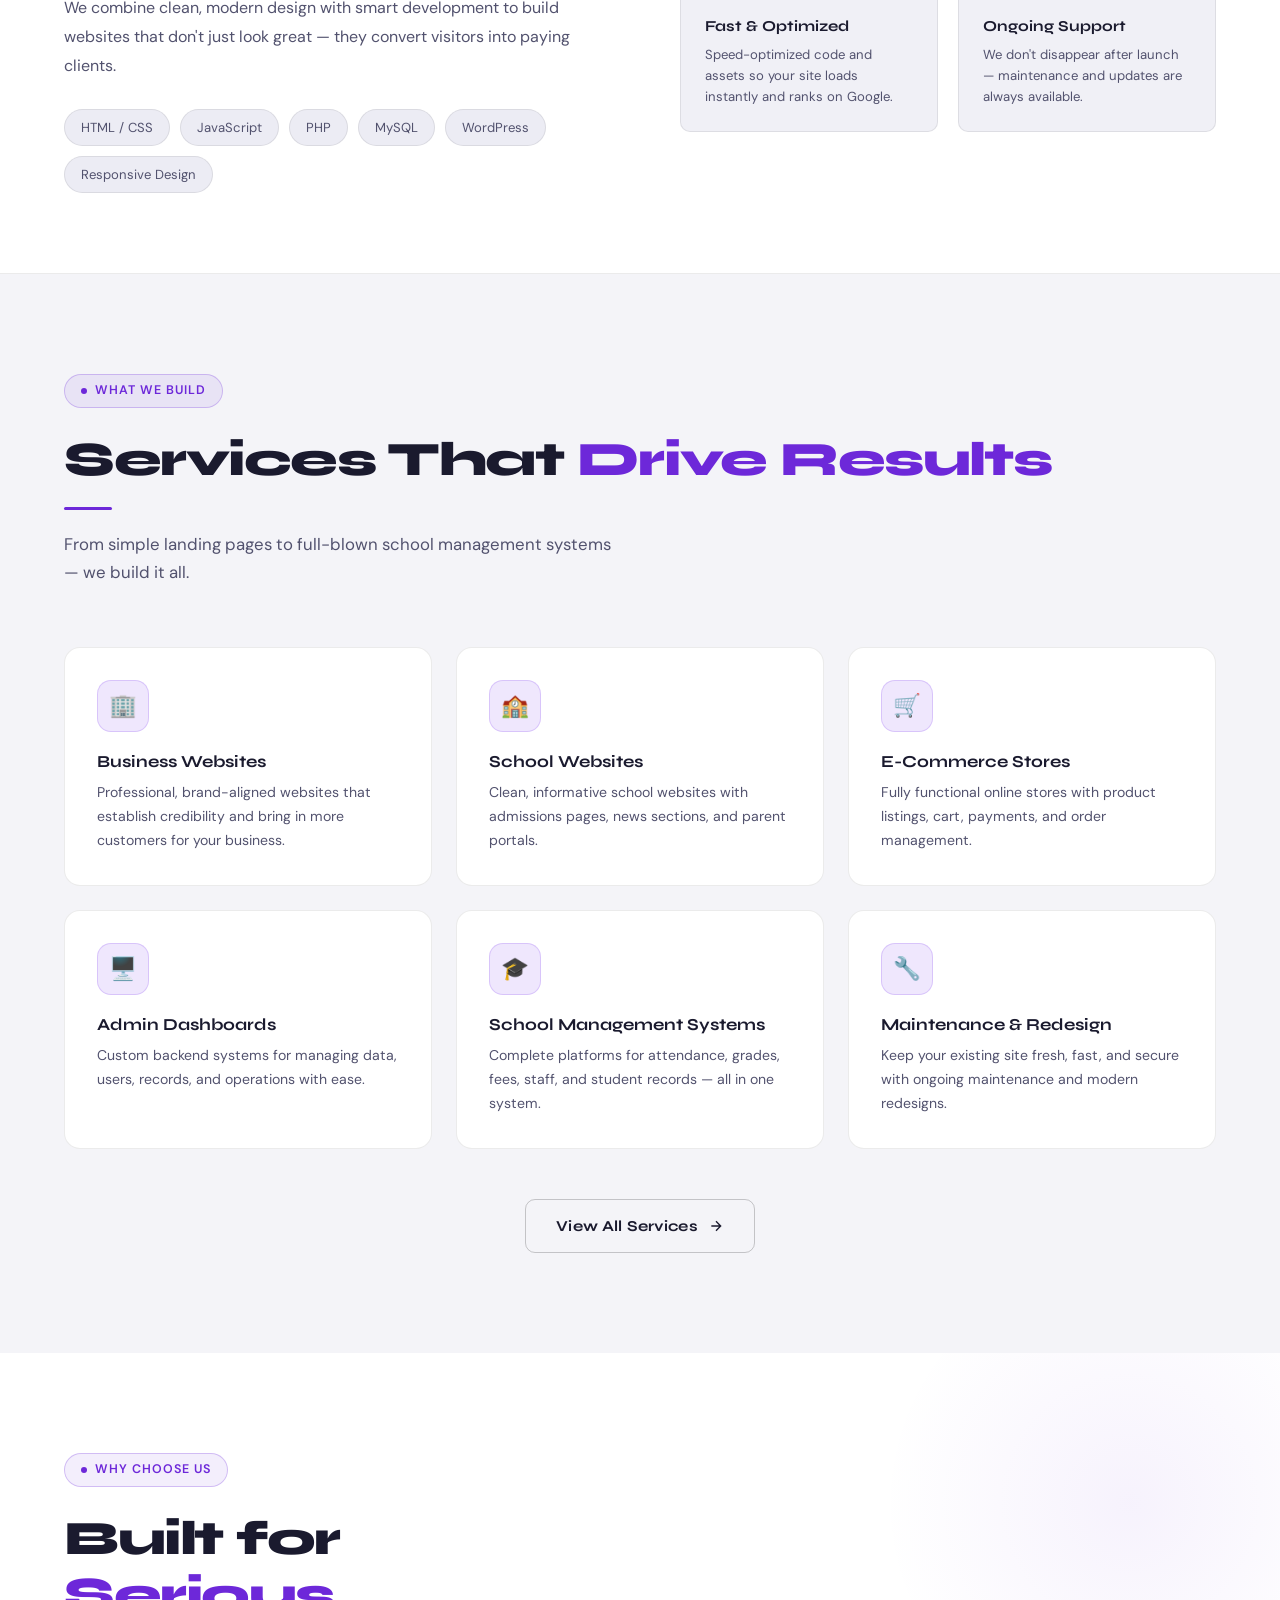
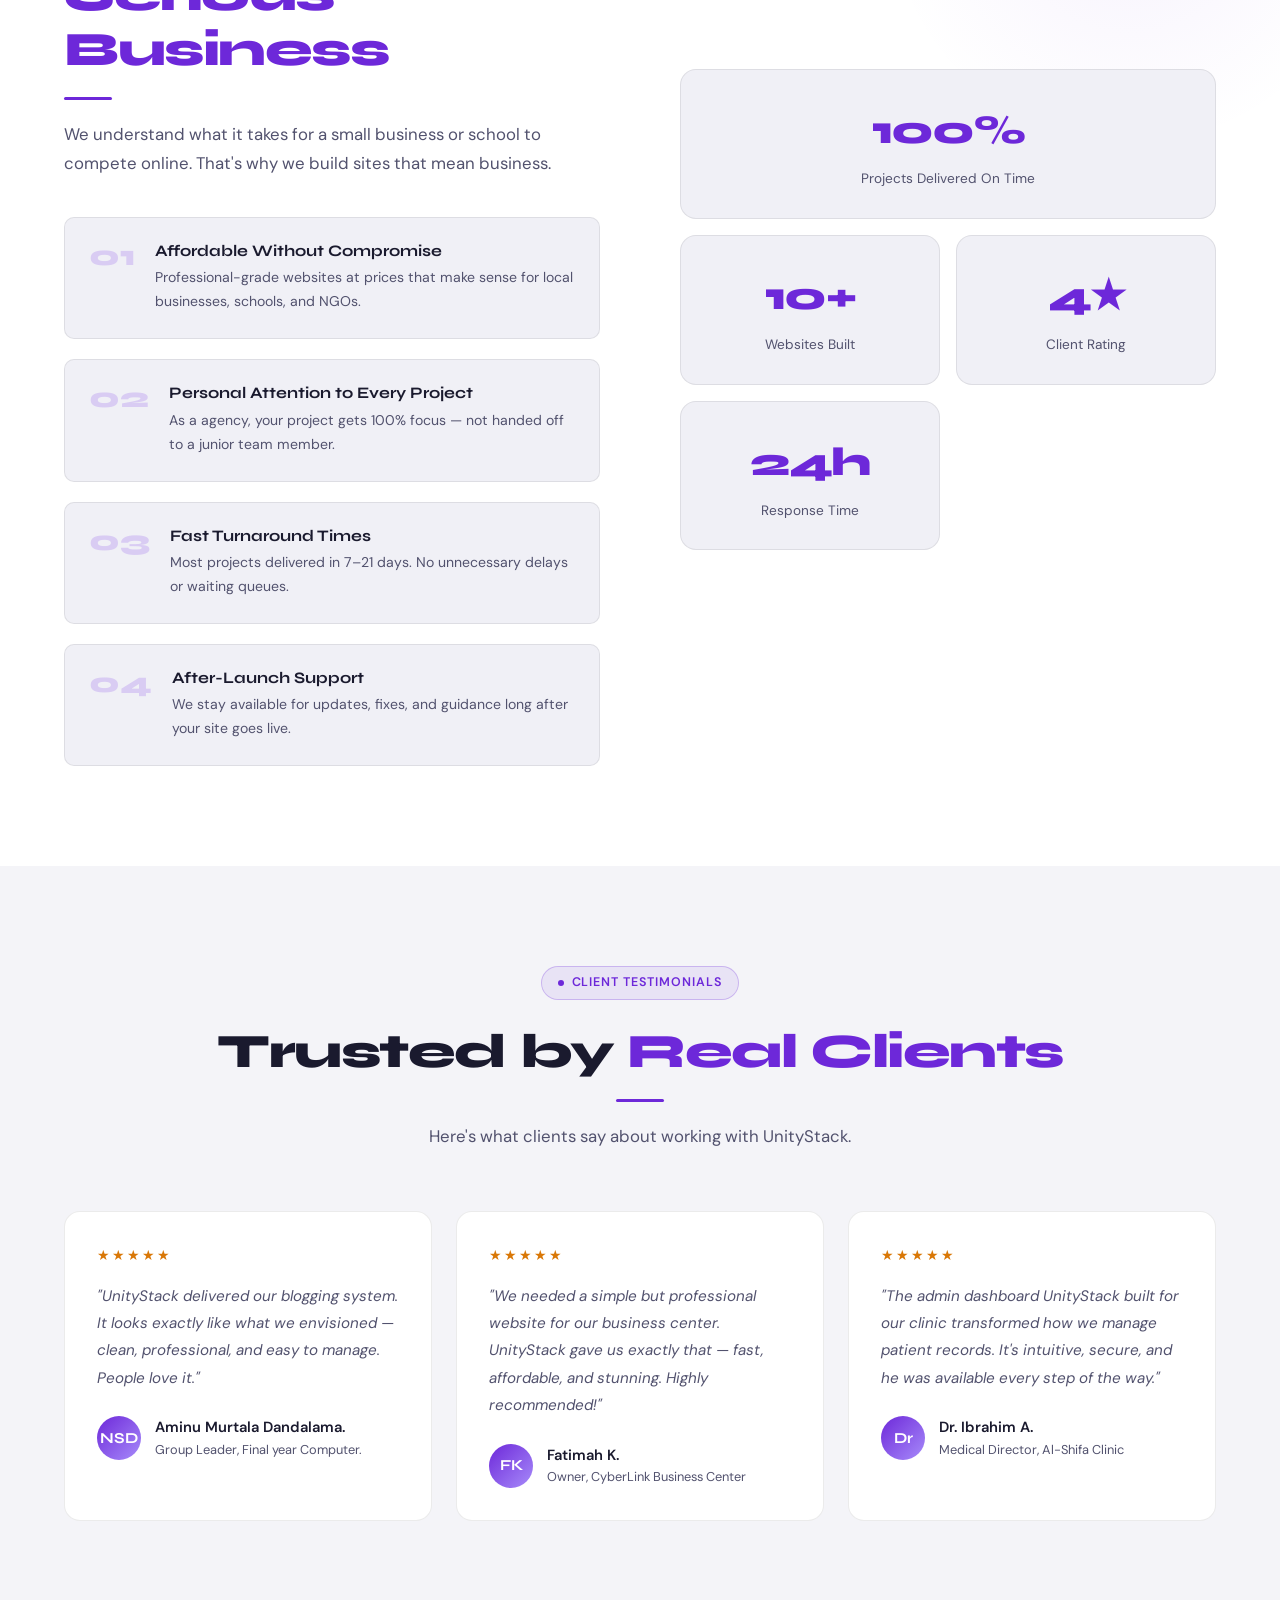
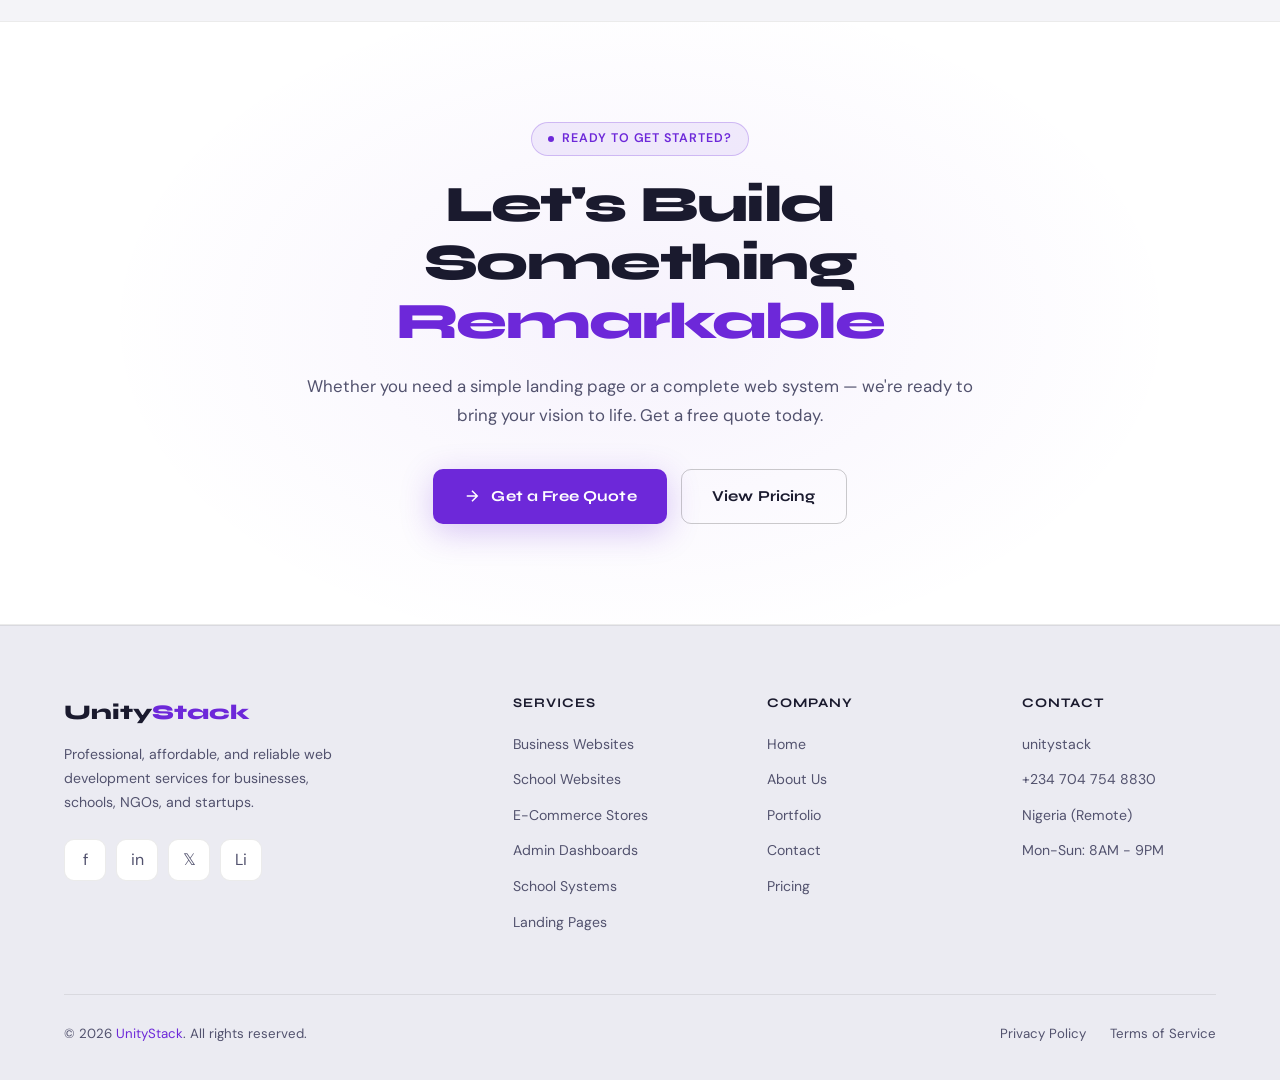
<file: unityStack/unityStack/index.html>
<!DOCTYPE html>
<html lang="en">
<head>
<meta charset="UTF-8">
<meta name="viewport" content="width=device-width, initial-scale=1.0">
<title>UnityStack| Professional Web Development Agency</title>
<link rel="preconnect" href="https://fonts.googleapis.com">
<link rel="stylesheet" href="style.css">
<link href="https://fonts.googleapis.com/css2?family=Syne:wght@400;600;700;800&family=DM+Sans:ital,wght@0,300;0,400;0,500;1,300&display=swap" rel="stylesheet">
</head>
<body>

<!-- NAV -->
<nav id="mainNav">
  <div class="nav-inner">
    <img src="images/unitystack.png" alt="" width="100px" height="60px">
    <a class="logo" onclick="showPage('home')">Unity<span>Stack</span></a>
    <ul class="nav-links">
      <li><a onclick="showPage('home')" id="nav-home" class="active">Home</a></li>
      <li><a onclick="showPage('about')" id="nav-about">About</a></li>
      <li><a onclick="showPage('services')" id="nav-services">Services</a></li>
      <li><a onclick="showPage('portfolio')" id="nav-portfolio">Portfolio</a></li>
      <li><a onclick="showPage('contact')" id="nav-contact" class="nav-cta">Get a Quote</a></li>
    </ul>
    <button class="theme-toggle" onclick="toggleTheme()" id="themeBtn" title="Toggle light/dark mode" aria-label="Toggle theme">
      <span class="theme-icon" id="themeIcon">☀️</span>
    </button>
    <button class="hamburger" onclick="toggleMenu()" id="hamburger">
      <span></span><span></span><span></span>
    </button>
  </div>
</nav>

<!-- MOBILE MENU -->
<div class="mobile-menu" id="mobileMenu">
  <a onclick="showPage('home');closeMenu()">Home</a>
  <a onclick="showPage('about');closeMenu()">About</a>
  <a onclick="showPage('services');closeMenu()">Services</a>
  <a onclick="showPage('portfolio');closeMenu()">Portfolio</a>
  <a onclick="showPage('contact');closeMenu()">Contact</a>
</div>

<!-- ═══════════ HOME PAGE ═══════════ -->
<div id="page-home" class="page active">

  <!-- HERO -->
  <section class="hero">
    <div class="hero-bg"></div>
    <div class="hero-grid"></div>
    <div class="noise"></div>
    <div class="hero-content">
      <div class="hero-text">
        <div class="hero-eyebrow">
          <span class="hero-eyebrow-dot"></span>
          Professional Web Development Agency
        </div>
        <h1>
          <span class="line">We Build</span>
          <span class="line accent">Websites That</span>
          <span class="line stroke">Win Clients.</span>
        </h1>
        <p class="hero-desc">
          From schools and clinics to startups and NGOs — we craft fast, modern, and conversion-focused websites that make your brand stand out and your business grow.
        </p>
        <div class="hero-actions">
          <a class="btn btn-primary" onclick="showPage('contact')">
            <svg viewBox="0 0 24 24" fill="none" stroke="currentColor" stroke-width="2"><path d="M5 12h14M12 5l7 7-7 7"/></svg>
            Start Your Project
          </a>
          <a class="btn btn-outline" onclick="showPage('portfolio')">View Our Work</a>
        </div>
        <div class="hero-stat-row">
          <div class="hero-stat">
            <div class="hero-stat-num">10<span>+</span></div>
            <div class="hero-stat-label">Projects Delivered</div>
          </div>
          <div class="hero-stat">
            <div class="hero-stat-num">100<span>%</span></div>
            <div class="hero-stat-label">Client Satisfaction</div>
          </div>
          <div class="hero-stat">
            <div class="hero-stat-num">5<span>★</span></div>
            <div class="hero-stat-label">Average Rating</div>
          </div>
        </div>
      </div>

      <div class="hero-visual">
        <div style="position:relative; width:100%;">
          <div class="hero-card-mock">
            <div class="mock-bar">
              <div class="mock-dot"></div>
              <div class="mock-dot"></div>
              <div class="mock-dot"></div>
              <div class="mock-url">unitystack.netlify.app</div>
            </div>
            <div class="mock-body">
              <div class="mock-hero-strip">
                <div class="mock-hero-text">Your Business Online →</div>
              </div>
              <div class="mock-cards">
                <div class="mock-card-item"></div>
                <div class="mock-card-item"></div>
                <div class="mock-card-item"></div>
              </div>
              <div class="mock-rows">
                <div class="mock-row"></div>
                <div class="mock-row"></div>
                <div class="mock-row"></div>
              </div>
            </div>
          </div>
          <div class="hero-badge-float b1">
            <div class="badge-icon">⚡</div>
            <div><strong>Fast Delivery</strong><br>7–14 day turnaround</div>
          </div>
          <div class="hero-badge-float b2">
            <div class="badge-icon">🔒</div>
            <div><strong>Secure & Reliable</strong><br>SSL + hosting support</div>
          </div>
        </div>
      </div>
    </div>
  </section>

  <!-- CLIENTS BAR -->
  <section class="clients-section">
    <div class="container">
      <p class="clients-label">Serving businesses across multiple sectors</p>
      <div class="clients-row">
        <div class="client-tag">🏫 Private Schools</div>
        <div class="client-tag">🏪 Small Businesses</div>
        <div class="client-tag">🏥 Clinics & Hospitals</div>
        <div class="client-tag">⛪ Religious Orgs</div>
        <div class="client-tag">🌍 NGOs</div>
        <div class="client-tag">🚀 Startups</div>
        <div class="client-tag">👤 Personal Brands</div>
        <div class="client-tag">🖥️ Business Centers</div>
      </div>
    </div>
  </section>

  <!-- INTRO -->
  <section class="intro-section">
    <div class="intro-inner">
      <div class="intro-text fade-in">
        <div class="badge">About UnityStack</div>
        <h2>More Than a Developer — A Growth Partner</h2>
        <div class="divider"></div>
        <p>UnityStack is a web development agency built on the belief that every organization — big or small — deserves a powerful online presence without breaking the bank.</p>
        <p>We combine clean, modern design with smart development to build websites that don't just look great — they convert visitors into paying clients.</p>
        <div class="intro-pills">
          <div class="pill">HTML / CSS</div>
          <div class="pill">JavaScript</div>
          <div class="pill">PHP</div>
          <div class="pill">MySQL</div>
          <div class="pill">WordPress</div>
          <div class="pill">Responsive Design</div>
        </div>
      </div>
      <div class="intro-features fade-in">
        <div class="intro-feat">
          <div class="feat-icon">🎯</div>
          <div class="feat-title">Results-Focused</div>
          <div class="feat-desc">Every pixel is placed with purpose — to attract, engage, and convert your ideal clients.</div>
        </div>
        <div class="intro-feat">
          <div class="feat-icon">📱</div>
          <div class="feat-title">Mobile-First</div>
          <div class="feat-desc">Every site is fully responsive and tested across all devices and screen sizes.</div>
        </div>
        <div class="intro-feat">
          <div class="feat-icon">⚡</div>
          <div class="feat-title">Fast & Optimized</div>
          <div class="feat-desc">Speed-optimized code and assets so your site loads instantly and ranks on Google.</div>
        </div>
        <div class="intro-feat">
          <div class="feat-icon">🛠️</div>
          <div class="feat-title">Ongoing Support</div>
          <div class="feat-desc">We don't disappear after launch — maintenance and updates are always available.</div>
        </div>
      </div>
    </div>
  </section>

  <!-- SERVICES OVERVIEW -->
  <section class="section">
    <div class="container">
      <div class="fade-in">
        <div class="badge">What We Build</div>
        <h2 class="section-title">Services That <span>Drive Results</span></h2>
        <div class="divider"></div>
        <p class="section-sub">From simple landing pages to full-blown school management systems — we build it all.</p>
      </div>
      <div class="services-grid">
        <div class="service-card fade-in">
          <div class="service-icon">🏢</div>
          <h3>Business Websites</h3>
          <p>Professional, brand-aligned websites that establish credibility and bring in more customers for your business.</p>
        </div>
        <div class="service-card fade-in">
          <div class="service-icon">🏫</div>
          <h3>School Websites</h3>
          <p>Clean, informative school websites with admissions pages, news sections, and parent portals.</p>
        </div>
        <div class="service-card fade-in">
          <div class="service-icon">🛒</div>
          <h3>E-Commerce Stores</h3>
          <p>Fully functional online stores with product listings, cart, payments, and order management.</p>
        </div>
        <div class="service-card fade-in">
          <div class="service-icon">🖥️</div>
          <h3>Admin Dashboards</h3>
          <p>Custom backend systems for managing data, users, records, and operations with ease.</p>
        </div>
        <div class="service-card fade-in">
          <div class="service-icon">🎓</div>
          <h3>School Management Systems</h3>
          <p>Complete platforms for attendance, grades, fees, staff, and student records — all in one system.</p>
        </div>
        <div class="service-card fade-in">
          <div class="service-icon">🔧</div>
          <h3>Maintenance & Redesign</h3>
          <p>Keep your existing site fresh, fast, and secure with ongoing maintenance and modern redesigns.</p>
        </div>
      </div>
      <div style="text-align:center; margin-top:50px;">
        <a class="btn btn-outline" onclick="showPage('services')">
          View All Services
          <svg viewBox="0 0 24 24" fill="none" stroke="currentColor" stroke-width="2" style="width:16px;height:16px;"><path d="M5 12h14M12 5l7 7-7 7"/></svg>
        </a>
      </div>
    </div>
  </section>

  <!-- WHY US -->
  <section class="section why-section">
    <div class="why-bg"></div>
    <div class="container">
      <div class="why-grid">
        <div class="fade-in">
          <div class="badge">Why Choose Us</div>
          <h2 class="section-title">Built for <span>Serious Business</span></h2>
          <div class="divider"></div>
          <p class="section-sub">We understand what it takes for a small business or school to compete online. That's why we build sites that mean business.</p>
          <div class="why-list">
            <div class="why-item">
              <div class="why-num">01</div>
              <div class="why-item-content">
                <h4>Affordable Without Compromise</h4>
                <p>Professional-grade websites at prices that make sense for local businesses, schools, and NGOs.</p>
              </div>
            </div>
            <div class="why-item">
              <div class="why-num">02</div>
              <div class="why-item-content">
                <h4>Personal Attention to Every Project</h4>
                <p>As a agency, your project gets 100% focus — not handed off to a junior team member.</p>
              </div>
            </div>
            <div class="why-item">
              <div class="why-num">03</div>
              <div class="why-item-content">
                <h4>Fast Turnaround Times</h4>
                <p>Most projects delivered in 7–21 days. No unnecessary delays or waiting queues.</p>
              </div>
            </div>
            <div class="why-item">
              <div class="why-num">04</div>
              <div class="why-item-content">
                <h4>After-Launch Support</h4>
                <p>We stay available for updates, fixes, and guidance long after your site goes live.</p>
              </div>
            </div>
          </div>
        </div>
        <div class="why-visual fade-in">
          <div class="why-metric">
            <span class="metric-num">100%</span>
            <div class="metric-label">Projects Delivered On Time</div>
          </div>
          <div class="why-metric">
            <span class="metric-num">10+</span>
            <div class="metric-label">Websites Built</div>
          </div>
          <div class="why-metric">
            <span class="metric-num">4★</span>
            <div class="metric-label">Client Rating</div>
          </div>
          <div class="why-metric">
            <span class="metric-num">24h</span>
            <div class="metric-label">Response Time</div>
          </div>
        </div>
      </div>
    </div>
  </section>

  <!-- TESTIMONIALS -->
  <section class="section">
    <div class="container">
      <div class="fade-in" style="text-align:center;">
        <div class="badge">Client Testimonials</div>
        <h2 class="section-title">Trusted by <span>Real Clients</span></h2>
        <div class="divider" style="margin:20px auto;"></div>
        <p class="section-sub" style="margin:0 auto 0;">Here's what clients say about working with UnityStack.</p>
      </div>
      <div class="testimonials-grid" style="margin-top:60px;">
        <div class="testimonial-card fade-in">
          <div class="stars">★★★★★</div>
          <p class="testimonial-text">"UnityStack delivered our blogging system. It looks exactly like what we envisioned — clean, professional, and easy to manage. People love it."</p>
          <div class="testimonial-author">
            <div class="author-avatar">NSD</div>
            <div>
              <div class="author-name">Aminu Murtala Dandalama.</div>
              <div class="author-role">Group Leader, Final year Computer. </div>
            </div>
          </div>
        </div>
        <div class="testimonial-card fade-in">
          <div class="stars">★★★★★</div>
          <p class="testimonial-text">"We needed a simple but professional website for our business center. UnityStack gave us exactly that — fast, affordable, and stunning. Highly recommended!"</p>
          <div class="testimonial-author">
            <div class="author-avatar">FK</div>
            <div>
              <div class="author-name">Fatimah K.</div>
              <div class="author-role">Owner, CyberLink Business Center</div>
            </div>
          </div>
        </div>
        <div class="testimonial-card fade-in">
          <div class="stars">★★★★★</div>
          <p class="testimonial-text">"The admin dashboard UnityStack built for our clinic transformed how we manage patient records. It's intuitive, secure, and he was available every step of the way."</p>
          <div class="testimonial-author">
            <div class="author-avatar">Dr</div>
            <div>
              <div class="author-name">Dr. Ibrahim A.</div>
              <div class="author-role">Medical Director, Al-Shifa Clinic</div>
            </div>
          </div>
        </div>
      </div>
    </div>
  </section>

  <!-- HOME CTA -->
  <section class="home-cta">
    <div class="home-cta-bg"></div>
    <div class="home-cta-inner fade-in">
      <div class="badge" style="margin:0 auto 20px;">Ready to Get Started?</div>
      <h2>Let's Build Something <span style="color:var(--accent);">Remarkable</span></h2>
      <p>Whether you need a simple landing page or a complete web system — we're ready to bring your vision to life. Get a free quote today.</p>
      <div class="cta-buttons">
        <a class="btn btn-primary" onclick="showPage('contact')">
          <svg viewBox="0 0 24 24" fill="none" stroke="currentColor" stroke-width="2"><path d="M5 12h14M12 5l7 7-7 7"/></svg>
          Get a Free Quote
        </a>
        <a class="btn btn-outline" onclick="showPage('services')">View Pricing</a>
      </div>
    </div>
  </section>

</div>
<!-- END HOME -->


<!-- ═══════════ ABOUT PAGE ═══════════ -->
<div id="page-about" class="page">

  <div class="page-hero">
    <div class="page-hero-bg"></div>
    <div class="page-hero-content">
      <div class="badge">Our Story</div>
      <h1>About <span style="color:var(--accent);">UnityStack</span></h1>
      <p>A web development agency with a big vision — making professional web development accessible to every business, school, and organization.</p>
    </div>
  </div>

  <section class="section">
    <div class="container">
      <div class="about-grid fade-in">
        <div>
          <div class="badge">The Founder</div>
          <h2 class="section-title">Meet the <span>Person Behind</span> the Work</h2>
          <div class="divider"></div>
          <p style="color:var(--text2); line-height:1.8; margin-bottom:16px;">UnityStack was founded with a simple but powerful belief: that quality web development shouldn't be a luxury reserved for big companies with massive budgets.</p>
          <p style="color:var(--text2); line-height:1.8; margin-bottom:16px;">Too many local businesses, schools, clinics, and NGOs are either priced out of professional web services or end up with poor-quality sites that hurt their credibility instead of building it.</p>
          <p style="color:var(--text2); line-height:1.8; margin-bottom:32px;">That gap is exactly why this agency exists — to bridge the divide between professional-grade development and affordable, accessible pricing for organizations that deserve to thrive online.</p>
          <a class="btn btn-primary" onclick="showPage('contact')">Work With Us</a>
        </div>
        <div class="founder-card fade-in">
          <div class="founder-avatar"><img src="images/danhassan.jpg" alt="danhassan" width="250px" height="160px" style="border-radius: 20px;"></div>
          <div class="founder-name">Haruna Hafizu Hussaini (Danhassan)</div>
          <div class="founder-title">Founder & Lead Developer</div>
          <p class="founder-bio">A passionate full-stack web developer with expertise in building clean, functional, and business-focused websites. Dedicated to helping clients succeed online with modern, tailored web solutions.</p>
          <div class="founder-skills">
            <div class="skill-tag">HTML5</div>
            <div class="skill-tag">CSS3</div>
            <div class="skill-tag">JavaScript</div>
            <div class="skill-tag">PHP</div>
            <div class="skill-tag">MySQL</div>
            <div class="skill-tag">Responsive Design</div>
          </div>
        </div>
      </div>
    </div>
  </section>

  <section class="section" style="background:var(--ink2); border-top:1px solid var(--border);">
    <div class="container">
      <div class="fade-in" style="text-align:center;">
        <div class="badge">Mission & Vision</div>
        <h2 class="section-title">What <span>Drives Us</span></h2>
        <div class="divider" style="margin:20px auto;"></div>
      </div>
      <div class="mvv-grid">
        <div class="mvv-card fade-in" data-label="M">
          <div class="mvv-icon">🎯</div>
          <h3>Our Mission</h3>
          <p>To provide every business, school, NGO, and individual with professional, affordable, and results-driven web development services that help them grow their presence and impact online.</p>
        </div>
        <div class="mvv-card fade-in" data-label="V">
          <div class="mvv-icon">🔭</div>
          <h3>Our Vision</h3>
          <p>To become the most trusted web development partner for small and mid-size organizations across Africa and beyond — known for quality, reliability, and genuine care for client success.</p>
        </div>
        <div class="mvv-card fade-in" data-label="W">
          <div class="mvv-icon">💡</div>
          <h3>Why We Exist</h3>
          <p>Because too many local businesses are invisible online. We exist to change that — one well-crafted website at a time, giving every client the digital presence they deserve.</p>
        </div>
      </div>
    </div>
  </section>

  <section class="section">
    <div class="container">
      <div class="fade-in">
        <div class="badge">Core Values</div>
        <h2 class="section-title">What We <span>Stand For</span></h2>
        <div class="divider"></div>
      </div>
      <div class="values-grid">
        <div class="value-item fade-in">
          <div class="value-check">✓</div>
          <div>
            <h4>Quality First</h4>
            <p>Every project is built with the highest standards of code quality, design, and performance.</p>
          </div>
        </div>
        <div class="value-item fade-in">
          <div class="value-check">✓</div>
          <div>
            <h4>Honest Communication</h4>
            <p>Clear timelines, transparent pricing, and no hidden surprises — ever.</p>
          </div>
        </div>
        <div class="value-item fade-in">
          <div class="value-check">✓</div>
          <div>
            <h4>Client-Centered Approach</h4>
            <p>Your goals and vision are at the center of everything we design and build.</p>
          </div>
        </div>
        <div class="value-item fade-in">
          <div class="value-check">✓</div>
          <div>
            <h4>Continuous Improvement</h4>
            <p>Always learning new technologies and refining skills to deliver cutting-edge solutions.</p>
          </div>
        </div>
        <div class="value-item fade-in">
          <div class="value-check">✓</div>
          <div>
            <h4>Reliability</h4>
            <p>Deadlines are honored, calls are answered, and commitments are kept — always.</p>
          </div>
        </div>
        <div class="value-item fade-in">
          <div class="value-check">✓</div>
          <div>
            <h4>Accessibility</h4>
            <p>Making professional web services accessible to organizations of all sizes and budgets.</p>
          </div>
        </div>
      </div>
    </div>
  </section>

</div>
<!-- END ABOUT -->


<!-- ═══════════ SERVICES PAGE ═══════════ -->
<div id="page-services" class="page">

  <div class="page-hero">
    <div class="page-hero-bg"></div>
    <div class="page-hero-content">
      <div class="badge">What We Offer</div>
      <h1>Our <span style="color:var(--accent);">Services</span></h1>
      <p>From landing pages to full systems — we provide end-to-end web development tailored to your specific needs and budget.</p>
    </div>
  </div>

  <section class="section">
    <div class="container">
      <div class="fade-in">
        <div class="badge">All Services</div>
        <h2 class="section-title">Everything You Need <span>Online</span></h2>
        <div class="divider"></div>
      </div>
      <div class="services-detailed">
        <div class="service-detail-card fade-in">
          <div class="sdc-top"><div class="sdc-icon">🏢</div><div class="sdc-name">Business Websites</div></div>
          <p class="sdc-desc">Professional websites for small businesses, shops, and corporate organizations that build credibility and attract clients.</p>
          <ul class="sdc-list">
            <li>Modern, branded design</li>
            <li>Services & product pages</li>
            <li>Contact forms & Google Maps</li>
            <li>Mobile responsive</li>
            <li>SEO-ready structure</li>
          </ul>
        </div>
        <div class="service-detail-card fade-in">
          <div class="sdc-top"><div class="sdc-icon">🏫</div><div class="sdc-name">School Websites</div></div>
          <p class="sdc-desc">Informative, clean school websites that showcase programs, news, and admissions to attract parents and students.</p>
          <ul class="sdc-list">
            <li>Admissions pages</li>
            <li>News & announcements</li>
            <li>Staff & class showcase</li>
            <li>Gallery section</li>
            <li>Parent contact portal</li>
          </ul>
        </div>
        <div class="service-detail-card fade-in">
          <div class="sdc-top"><div class="sdc-icon">👤</div><div class="sdc-name">Portfolio Websites</div></div>
          <p class="sdc-desc">Stunning personal portfolio sites for freelancers, creatives, and professionals to showcase their work and skills.</p>
          <ul class="sdc-list">
            <li>Work showcase gallery</li>
            <li>Bio & skills section</li>
            <li>Resume/CV download</li>
            <li>Client testimonials</li>
            <li>Contact & hire section</li>
          </ul>
        </div>
        <div class="service-detail-card fade-in">
          <div class="sdc-top"><div class="sdc-icon">🛒</div><div class="sdc-name">E-Commerce Websites</div></div>
          <p class="sdc-desc">Full online stores with product listings, shopping cart, payment gateway, and order management capabilities.</p>
          <ul class="sdc-list">
            <li>Product catalog & filters</li>
            <li>Shopping cart & checkout</li>
            <li>Payment integration</li>
            <li>Order management</li>
            <li>Inventory tracking</li>
          </ul>
        </div>
        <div class="service-detail-card fade-in">
          <div class="sdc-top"><div class="sdc-icon">🎯</div><div class="sdc-name">Landing Pages</div></div>
          <p class="sdc-desc">High-converting single-page sites built specifically to promote one product, service, or campaign and generate leads.</p>
          <ul class="sdc-list">
            <li>Strong hero & CTA</li>
            <li>Benefits & features section</li>
            <li>Lead capture form</li>
            <li>Social proof section</li>
            <li>Conversion-optimized</li>
          </ul>
        </div>
        <div class="service-detail-card fade-in">
          <div class="sdc-top"><div class="sdc-icon">📰</div><div class="sdc-name">Blog & News Websites</div></div>
          <p class="sdc-desc">Content-driven websites for sharing news, articles, opinions, and resources with your audience.</p>
          <ul class="sdc-list">
            <li>Article management system</li>
            <li>Categories & tags</li>
            <li>Author profiles</li>
            <li>Comment system</li>
            <li>Newsletter integration</li>
          </ul>
        </div>
        <div class="service-detail-card fade-in">
          <div class="sdc-top"><div class="sdc-icon">🖥️</div><div class="sdc-name">Admin Dashboards</div></div>
          <p class="sdc-desc">Custom backend systems for managing business data, users, reports, and operations from a central interface.</p>
          <ul class="sdc-list">
            <li>User management</li>
            <li>Data tables & charts</li>
            <li>Reports & exports</li>
            <li>Role-based access</li>
            <li>Real-time updates</li>
          </ul>
        </div>
        <div class="service-detail-card fade-in">
          <div class="sdc-top"><div class="sdc-icon">🎓</div><div class="sdc-name">School Management Systems</div></div>
          <p class="sdc-desc">All-in-one platforms for schools to manage students, staff, attendance, grades, fees, and more.</p>
          <ul class="sdc-list">
            <li>Student & staff records</li>
            <li>Attendance tracking</li>
            <li>Grade & result management</li>
            <li>Fee payment tracking</li>
            <li>Report generation</li>
          </ul>
        </div>
        <div class="service-detail-card fade-in">
          <div class="sdc-top"><div class="sdc-icon">🌐</div><div class="sdc-name">Hosting & Domain Support</div></div>
          <p class="sdc-desc">End-to-end support for getting your website live — domain registration, hosting setup, SSL, and deployment.</p>
          <ul class="sdc-list">
            <li>Domain registration</li>
            <li>Hosting setup</li>
            <li>SSL certificate</li>
            <li>Email setup</li>
            <li>Full deployment</li>
          </ul>
        </div>
      </div>
    </div>
  </section>

  <!-- PRICING -->
  <section class="section pricing-section">
    <div class="container">
      <div class="fade-in" style="text-align:center;">
        <div class="badge">Transparent Pricing</div>
        <h2 class="section-title">Simple, <span>Honest Pricing</span></h2>
        <div class="divider" style="margin:20px auto;"></div>
        <p class="section-sub" style="margin:0 auto;">Starting prices for common project types. Every project is unique — get a custom quote for your specific needs.</p>
      </div>
      <div class="pricing-grid">
        <div class="pricing-card fade-in">
          <div class="pricing-tier">Basic</div>
          <div class="pricing-price">₦30,000<sub> / from</sub></div>
          <div class="pricing-note">Ideal for landing pages & simple sites</div>
          <div class="pricing-divider"></div>
          <ul class="pricing-list">
            <li class="has"><span class="check-y">✓</span> Up to 3 pages</li>
            <li class="has"><span class="check-y">✓</span> Mobile responsive</li>
            <li class="has"><span class="check-y">✓</span> Contact form</li>
            <li class="has"><span class="check-y">✓</span> SEO basics</li>
            <li class="has"><span class="check-y">✓</span> 7-day delivery</li>
            <li><span class="check-n">✗</span> Admin panel</li>
            <li><span class="check-n">✗</span> Database integration</li>
            <li><span class="check-n">✗</span> Custom systems</li>
          </ul>
          <a class="btn btn-outline" style="width:100%;justify-content:center;" onclick="showPage('contact')">Get Started</a>
        </div>
        <div class="pricing-card featured fade-in">
          <div class="pricing-badge">Most Popular</div>
          <div class="pricing-tier">Standard</div>
          <div class="pricing-price">₦50,000<sub> / from</sub></div>
          <div class="pricing-note">Perfect for businesses & schools</div>
          <div class="pricing-divider"></div>
          <ul class="pricing-list">
            <li class="has"><span class="check-y">✓</span> Up to 8 pages</li>
            <li class="has"><span class="check-y">✓</span> Mobile responsive</li>
            <li class="has"><span class="check-y">✓</span> Contact & inquiry forms</li>
            <li class="has"><span class="check-y">✓</span> Full SEO setup</li>
            <li class="has"><span class="check-y">✓</span> 14-day delivery</li>
            <li class="has"><span class="check-y">✓</span> Basic admin panel</li>
            <li class="has"><span class="check-y">✓</span> Database integration</li>
            <li><span class="check-n">✗</span> Custom systems</li>
          </ul>
          <a class="btn btn-primary" style="width:100%;justify-content:center;" onclick="showPage('contact')">Get Started</a>
        </div>
        <div class="pricing-card fade-in">
          <div class="pricing-tier">Custom</div>
          <div class="pricing-price">Custom<sub> quote</sub></div>
          <div class="pricing-note">For complex systems & platforms</div>
          <div class="pricing-divider"></div>
          <ul class="pricing-list">
            <li class="has"><span class="check-y">✓</span> Unlimited pages</li>
            <li class="has"><span class="check-y">✓</span> Mobile responsive</li>
            <li class="has"><span class="check-y">✓</span> All form types</li>
            <li class="has"><span class="check-y">✓</span> Advanced SEO</li>
            <li class="has"><span class="check-y">✓</span> Agreed timeline</li>
            <li class="has"><span class="check-y">✓</span> Full admin system</li>
            <li class="has"><span class="check-y">✓</span> Complex databases</li>
            <li class="has"><span class="check-y">✓</span> Custom features</li>
          </ul>
          <a class="btn btn-outline" style="width:100%;justify-content:center;" onclick="showPage('contact')">Request Quote</a>
        </div>
      </div>
    </div>
  </section>

  <!-- FAQ -->
  <section class="section">
    <div class="container">
      <div class="fade-in" style="text-align:center;">
        <div class="badge">FAQs</div>
        <h2 class="section-title">Frequently Asked <span>Questions</span></h2>
        <div class="divider" style="margin:20px auto;"></div>
      </div>
      <div class="faq-list">
        <div class="faq-item fade-in">
          <div class="faq-q" onclick="toggleFaq(this)">
            <span>How long does it take to build a website?</span>
            <div class="faq-arrow">+</div>
          </div>
          <div class="faq-a"><div class="faq-a-inner">Simple websites typically take 5–10 days. Standard multi-page websites take 10–21 days. Complex systems like school management platforms or e-commerce stores may take 30–60 days depending on scope. We'll give you a clear timeline before starting your project.</div></div>
        </div>
        <div class="faq-item fade-in">
          <div class="faq-q" onclick="toggleFaq(this)">
            <span>Do you offer payment in installments?</span>
            
            <div class="faq-arrow">+</div>
          </div>
          <div class="faq-a"><div class="faq-a-inner">Yes! For most projects, we accept 50% upfront to start the work and the remaining 50% upon completion before handover. For larger projects, a 3-installment plan can be arranged. We're flexible and always happy to discuss what works best for you.</div></div>
        </div>
        <div class="faq-item fade-in">
          <div class="faq-q" onclick="toggleFaq(this)">
            <span>Will I be able to update the website myself?</span>
            <div class="faq-arrow">+</div>
          </div>
          <div class="faq-a"><div class="faq-a-inner">Absolutely. Depending on the type of site, we either build a user-friendly admin panel that lets you update content yourself, or we provide simple training and documentation. We can also offer a maintenance package if you'd prefer us to handle all updates.</div></div>
        </div>
        <div class="faq-item fade-in">
          <div class="faq-q" onclick="toggleFaq(this)">
            <span>Do you help with domain and hosting?</span>
            <div class="faq-arrow">+</div>
          </div>
          <div class="faq-a"><div class="faq-a-inner">Yes — we handle everything from domain registration to hosting setup, SSL certificate installation, and full deployment. We'll help you choose the right hosting plan based on your site's needs and budget.</div></div>
        </div>
        <div class="faq-item fade-in">
          <div class="faq-q" onclick="toggleFaq(this)">
            <span>What information do I need to provide to start?</span>
            <div class="faq-arrow">+</div>
          </div>
          <div class="faq-a"><div class="faq-a-inner">To get started, we'll need a brief description of your business or organization, your goals for the website, any design preferences or inspiration sites you like, your logo and brand colors (if available), and the content (text and images) you want on the site. We'll guide you through the rest in our initial consultation.</div></div>
        </div>
        <div class="faq-item fade-in">
          <div class="faq-q" onclick="toggleFaq(this)">
            <span>Do you build websites for NGOs and religious organizations?</span>
            <div class="faq-arrow">+</div>
          </div>
          <div class="faq-a"><div class="faq-a-inner">Yes, absolutely. We have experience working with NGOs, faith-based organizations, mosques, churches, and community groups. We understand your unique needs and offer special pricing for non-profit organizations.</div></div>
        </div>
      </div>
    </div>
  </section>

</div>
<!-- END SERVICES -->


<!-- ═══════════ PORTFOLIO PAGE ═══════════ -->
<div id="page-portfolio" class="page">

  <div class="page-hero">
    <div class="page-hero-bg"></div>
    <div class="page-hero-content">
      <div class="badge">Our Work</div>
      <h1>Portfolio & <span style="color:var(--accent);">Projects</span></h1>
      <p>A showcase of websites and systems we've designed and built — each one crafted to serve real business goals.</p>
    </div>
  </div>

  <section class="section">
    <div class="container">
      <div class="portfolio-filter">
        <button class="filter-btn active" onclick="filterPortfolio('all', this)">All Projects</button>
        <button class="filter-btn" onclick="filterPortfolio('school', this)">Schools</button>
        <button class="filter-btn" onclick="filterPortfolio('business', this)">Business</button>
        <button class="filter-btn" onclick="filterPortfolio('dashboard', this)">Dashboards</button>
        <button class="filter-btn" onclick="filterPortfolio('portfolio', this)">Portfolio</button>
      </div>

      <div class="portfolio-grid">
        <div class="portfolio-item pi-type1 fade-in" data-cat="school">
          <div class="portfolio-preview">
            <div class="portfolio-preview-inner">
              <div class="preview-bar">
                <div class="preview-dot" style="background:#ff5f57;"></div>
                <div class="preview-dot" style="background:#ffbd2e;"></div>
                <div class="preview-dot" style="background:#28ca41;"></div>
              </div>
              <div class="preview-body">
                <div class="preview-block" style="height:40px;background:linear-gradient(90deg,#7c3aed,#4c1d95);border-radius:6px;margin-bottom:8px;"></div>
                <div class="preview-block" style="height:10px;background:#2d2d3d;width:70%;"></div>
                <div class="preview-block" style="height:10px;background:#2d2d3d;width:50%;margin-top:5px;"></div>
                <div style="display:grid;grid-template-columns:1fr 1fr 1fr;gap:6px;margin-top:10px;">
                  <div style="height:30px;background:#2d2d3d;border-radius:4px;"></div>
                  <div style="height:30px;background:#2d2d3d;border-radius:4px;"></div>
                  <div style="height:30px;background:#2d2d3d;border-radius:4px;"></div>
                </div>
              </div>
            </div>
          </div>
          <div class="portfolio-info">
            <!-- <img src="images/library.png" alt="" width="200px" height="100px"> -->
            <div class="portfolio-tag">School Website</div>
            <h3>Audu Bako College of Agriculture Dambatta</h3>
            <p>A modern Library management System.</p>
          </div>
        </div>

        <div class="portfolio-item pi-type2 fade-in" data-cat="business">
          <div class="portfolio-preview">
            <div class="portfolio-preview-inner">
              <div class="preview-bar">
                <div class="preview-dot" style="background:#ff5f57;"></div>
                <div class="preview-dot" style="background:#ffbd2e;"></div>
                <div class="preview-dot" style="background:#28ca41;"></div>
              </div>
              <div class="preview-body">
                <div class="preview-block" style="height:40px;background:linear-gradient(90deg,#059669,#064e3b);border-radius:6px;margin-bottom:8px;"></div>
                <div style="display:grid;grid-template-columns:1fr 1fr;gap:6px;margin-bottom:8px;">
                  <div style="height:35px;background:#1d2d1d;border-radius:4px;"></div>
                  <div style="height:35px;background:#1d2d1d;border-radius:4px;"></div>
                </div>
                <div class="preview-block" style="height:10px;background:#1d2d1d;width:85%;"></div>
                <div class="preview-block" style="height:10px;background:#1d2d1d;width:60%;margin-top:5px;"></div>
              </div>
            </div>
          </div>
          <div class="portfolio-info">
            <div class="portfolio-tag">BloggingWebsite</div>
            <h3>CyberLink Business Center</h3>
            <p>Professional website for a business center with services, pricing, and online booking.</p>
          </div>
        </div>

        <div class="portfolio-item pi-type3 fade-in" data-cat="dashboard">
          <div class="portfolio-preview">
            <div class="portfolio-preview-inner">
              <div class="preview-bar">
                <div class="preview-dot" style="background:#ff5f57;"></div>
                <div class="preview-dot" style="background:#ffbd2e;"></div>
                <div class="preview-dot" style="background:#28ca41;"></div>
              </div>
              <div class="preview-body">
                <div style="display:grid;grid-template-columns:1fr 1fr 1fr;gap:5px;margin-bottom:8px;">
                  <div style="height:28px;background:#2d2000;border-radius:4px;border:1px solid #f59e0b33;"></div>
                  <div style="height:28px;background:#2d2000;border-radius:4px;border:1px solid #f59e0b33;"></div>
                  <div style="height:28px;background:#2d2000;border-radius:4px;border:1px solid #f59e0b33;"></div>
                </div>
                <div style="height:50px;background:#1e1500;border-radius:4px;border:1px solid #f59e0b22;margin-bottom:8px;display:flex;align-items:center;padding:0 8px;">
                  <div style="height:8px;background:#f59e0b;border-radius:3px;width:60%;"></div>
                </div>
                <div style="display:flex;flex-direction:column;gap:4px;">
                  <div style="height:8px;background:#2d2000;border-radius:3px;"></div>
                  <div style="height:8px;background:#2d2000;border-radius:3px;width:75%;"></div>
                </div>
              </div>
            </div>
          </div>
          <div class="portfolio-info">
            <div class="portfolio-tag">Admin Dashboard</div>
            <h3>Al-Shifa Clinic Management</h3>
            <p>Full patient record management system with appointments, billing, and staff access controls.</p>
          </div>
        </div>

        <div class="portfolio-item pi-type4 fade-in" data-cat="portfolio">
          <div class="portfolio-preview">
            <div class="portfolio-preview-inner">
              <div class="preview-bar">
                <div class="preview-dot" style="background:#ff5f57;"></div>
                <div class="preview-dot" style="background:#ffbd2e;"></div>
                <div class="preview-dot" style="background:#28ca41;"></div>
              </div>
              <div class="preview-body">
                <div style="display:flex;gap:8px;align-items:center;margin-bottom:10px;">
                  <div style="width:32px;height:32px;border-radius:50%;background:linear-gradient(135deg,#3b82f6,#1d4ed8);flex-shrink:0;"></div>
                  <div>
                    <div style="height:8px;background:#1e2d4d;border-radius:3px;width:80px;margin-bottom:4px;"></div>
                    <div style="height:6px;background:#1e2d4d;border-radius:3px;width:50px;"></div>
                  </div>
                </div>
                <div style="display:grid;grid-template-columns:1fr 1fr;gap:5px;">
                  <div style="height:40px;background:#0d1b30;border-radius:4px;border:1px solid #1e3a5f;"></div>
                  <div style="height:40px;background:#0d1b30;border-radius:4px;border:1px solid #1e3a5f;"></div>
                  <div style="height:40px;background:#0d1b30;border-radius:4px;border:1px solid #1e3a5f;"></div>
                  <div style="height:40px;background:#0d1b30;border-radius:4px;border:1px solid #1e3a5f;"></div>
                </div>
              </div>
            </div>
          </div>
          <div class="portfolio-info">
            <div class="portfolio-tag">Portfolio Site</div>
            <h3>Personal Developer Portfolio</h3>
            <p>A sleek developer portfolio with project showcase, skills section, and client contact form.</p>
          </div>
        </div>

        <div class="portfolio-item pi-type1 fade-in" data-cat="school">
          <div class="portfolio-preview">
            <div class="portfolio-preview-inner">
              <div class="preview-bar">
                <div class="preview-dot" style="background:#ff5f57;"></div>
                <div class="preview-dot" style="background:#ffbd2e;"></div>
                <div class="preview-dot" style="background:#28ca41;"></div>
              </div>
              <div class="preview-body">
                <div style="height:35px;background:linear-gradient(90deg,#6d28d9,#2e1065);border-radius:5px;margin-bottom:8px;"></div>
                <div style="height:8px;background:#2d2d3d;border-radius:3px;margin-bottom:5px;"></div>
                <div style="height:8px;background:#2d2d3d;border-radius:3px;width:80%;margin-bottom:10px;"></div>
                <div style="display:grid;grid-template-columns:1fr 1fr;gap:5px;">
                  <div style="height:35px;background:#1a1a2e;border-radius:4px;border:1px solid #3d2070;"></div>
                  <div style="height:35px;background:#1a1a2e;border-radius:4px;border:1px solid #3d2070;"></div>
                </div>
              </div>
            </div>
          </div>
          <div class="portfolio-info">
            <div class="portfolio-tag">School System</div>
            <h3>EduTrack School Management</h3>
            <p>Complete school management system with student records, grades, fees, and attendance tracking.</p>
          </div>
        </div>

        <div class="portfolio-item pi-type2 fade-in" data-cat="business">
          <div class="portfolio-preview">
            <div class="portfolio-preview-inner">
              <div class="preview-bar">
                <div class="preview-dot" style="background:#ff5f57;"></div>
                <div class="preview-dot" style="background:#ffbd2e;"></div>
                <div class="preview-dot" style="background:#28ca41;"></div>
              </div>
              <div class="preview-body">
                <div style="height:40px;background:linear-gradient(90deg,#0d9488,#134e4a);border-radius:6px;margin-bottom:8px;display:flex;align-items:center;padding:0 10px;">
                  <div style="height:14px;background:rgba(255,255,255,0.2);border-radius:3px;width:60%;"></div>
                </div>
                <div style="display:grid;grid-template-columns:1fr 1fr 1fr;gap:5px;margin-bottom:8px;">
                  <div style="height:50px;background:#0a2520;border-radius:4px;"></div>
                  <div style="height:50px;background:#0a2520;border-radius:4px;"></div>
                  <div style="height:50px;background:#0a2520;border-radius:4px;"></div>
                </div>
              </div>
            </div>
          </div>
          <div class="portfolio-info">
            <div class="portfolio-tag">NGO Website</div>
            <h3>Hope Foundation NGO</h3>
            <p>An impactful non-profit website with donation page, programs, news, and volunteer registration.</p>
          </div>
        </div>
      </div>

      <div style="text-align:center; margin-top:60px;" class="fade-in">
        <p style="color:var(--text2); margin-bottom:24px; font-size:0.95rem;">Have a project in mind? Let's discuss how we can build it for you.</p>
        <a class="btn btn-primary" onclick="showPage('contact')">
          Start Your Project
          <svg viewBox="0 0 24 24" fill="none" stroke="currentColor" stroke-width="2"><path d="M5 12h14M12 5l7 7-7 7"/></svg>
        </a>
      </div>
    </div>
  </section>

</div>
<!-- END PORTFOLIO -->


<!-- ═══════════ CONTACT PAGE ═══════════ -->
<div id="page-contact" class="page">

  <div class="page-hero">
    <div class="page-hero-bg"></div>
    <div class="page-hero-content">
      <div class="badge">Get In Touch</div>
      <h1>Let's Build <span style="color:var(--accent);">Together</span></h1>
      <p>Tell us about your project. We'll get back to you within 24 hours with a free consultation and quote.</p>
    </div>
  </div>

  <section class="section">
    <div class="container">
      <div class="contact-grid">
        <div class="contact-info fade-in">
          <div>
            <h3 style="font-family:var(--font-display);font-size:1.3rem;font-weight:800;color:var(--white);margin-bottom:8px;">Contact Information</h3>
            <p style="font-size:0.88rem;color:var(--text2);margin-bottom:28px;">Reach out through any channel below. We're available and responsive.</p>
          </div>

          <a class="wa-button" href="https://wa.me/+2347047548830" target="_blank">
            <div style="font-size:1.6rem;">💬</div>
            <div>
              <div class="wa-button-text">Chat on WhatsApp</div>
              <div class="wa-button-sub">Fastest way to reach us — reply within minutes</div>
            </div>
          </a>

          <div class="contact-card">
            <div class="contact-card-icon">📧</div>
            <div>
              <h4>Email Address</h4>
              <a href="danhassan2040@gmail.com">danhassan2040@gmail.com</a>
            </div>
          </div>

          <div class="contact-card">
            <div class="contact-card-icon">📞</div>
            <div>
              <h4>Phone / WhatsApp</h4>
              <a href="tel:+2347047548830">+234 70 4754 8830</a>
            </div>
          </div>

          <div class="contact-card">
            <div class="contact-card-icon">📍</div>
            <div>
              <h4>Location</h4>
              <p>Nigeria (Remote — Serving Clients Nationwide)</p>
            </div>
          </div>

          <div class="contact-card">
            <div class="contact-card-icon">⏰</div>
            <div>
              <h4>Working Hours</h4>
              <p>Always open</p>
            </div>
          </div>

          <div>
            <p style="font-size:0.82rem;color:var(--text2);margin-bottom:12px;font-weight:600;letter-spacing:0.05em;text-transform:uppercase;">Follow Us</p>
            <div class="social-row">
              <a class="social-link" href="https://www.facebook.com/danhassan.dev" title="Facebook" target="_blank">f</a>
              <a class="social-link" href="#" title="Instagram">in</a>
              <a class="social-link" href="#" title="Twitter / X">𝕏</a>
              <a class="social-link" href="#" title="LinkedIn">Li</a>
              <a class="social-link" href="https://github.com/Danhassan-Dev" title="GitHub" target="_blank">gh</a>
            </div>
          </div>
        </div>

        <div class="contact-form fade-in">
          <div class="form-title">Send Us a Message</div>
          <div class="form-sub">Fill in the form and we'll respond with a free quote and timeline estimate.</div>
          <div class="form-grid">
            <div class="form-group">
              <label class="form-label">First Name *</label>
              <input type="text" class="form-input" placeholder="Your first name" id="fname">
            </div>
            <div class="form-group">
              <label class="form-label">Last Name *</label>
              <input type="text" class="form-input" placeholder="Your last name" id="lname">
            </div>
            <div class="form-group">
              <label class="form-label">Email Address *</label>
              <input type="email" class="form-input" placeholder="your@email.com" id="femail">
            </div>
            <div class="form-group">
              <label class="form-label">Phone / WhatsApp</label>
              <input type="tel" class="form-input" placeholder="+234 800 000 0000" id="fphone">
            </div>
            <div class="form-group full">
              <label class="form-label">Organization / Business Name</label>
              <input type="text" class="form-input" placeholder="e.g. ABC School, XYZ Business" id="forg">
            </div>
            <div class="form-group full">
              <label class="form-label">Service Needed *</label>
              <select class="form-select form-input" id="fservice">
                <option value="">— Select a service —</option>
                <option>Business Website</option>
                <option>School Website</option>
                <option>Portfolio Website</option>
                <option>E-Commerce Website</option>
                <option>Landing Page</option>
                <option>Blog / News Website</option>
                <option>Admin Dashboard</option>
                <option>School Management System</option>
                <option>Borrowing / Voting System</option>
                <option>Website Maintenance</option>
                <option>Website Redesign</option>
                <option>Hosting & Domain Support</option>
                <option>Other / Not Sure</option>
              </select>
            </div>
            <div class="form-group full">
              <label class="form-label">Budget Range</label>
              <select class="form-select form-input" id="fbudget">
                <option value="">— Select a range —</option>
                <option>Under ₦30,000</option> 
                <option>₦30,000 – ₦50,000</option>
                <!-- <option>₦80,000 – ₦100,000</option>
                <option>₦200,000 – ₦500,000</option>
                <option>Above ₦500,000</option>-->
                <option>Flexible / Discuss</option>
              </select>
            </div>
            <div class="form-group full">
              <label class="form-label">Tell Us About Your Project *</label>
              <textarea class="form-textarea" placeholder="Describe what you need, your goals, and any specific features or requirements you have in mind..." id="fmessage"></textarea>
            </div>
          </div>
          <button class="form-submit" onclick="submitForm()">
            <svg viewBox="0 0 24 24" fill="none" stroke="currentColor" stroke-width="2" style="width:18px;height:18px;"><path d="M22 2L11 13M22 2l-7 20-4-9-9-4 20-7z"/></svg>
            Send Message & Get Free Quote
          </button>
        </div>
      </div>
    </div>
  </section>

</div>
<!-- END CONTACT -->


<!-- FOOTER -->
<footer>
  <div class="footer-grid">
    <div class="footer-brand">
      <div class="footer-logo">Unity<span>Stack</span></div>
      <p class="footer-tagline">Professional, affordable, and reliable web development services for businesses, schools, NGOs, and startups.</p>
      <div class="social-row">
        <a class="social-link" href="https://www.facebook.com/danhassan.dev" target="_blank">f</a>
        <a class="social-link" href="#">in</a>
        <a class="social-link" href="#">𝕏</a>
        <a class="social-link" href="#">Li</a>
      </div>
    </div>
    <div class="footer-col">
      <h4>Services</h4>
      <ul class="footer-links">
        <li><a onclick="showPage('services')">Business Websites</a></li>
        <li><a onclick="showPage('services')">School Websites</a></li>
        <li><a onclick="showPage('services')">E-Commerce Stores</a></li>
        <li><a onclick="showPage('services')">Admin Dashboards</a></li>
        <li><a onclick="showPage('services')">School Systems</a></li>
        <li><a onclick="showPage('services')">Landing Pages</a></li>
      </ul>
    </div>
    <div class="footer-col">
      <h4>Company</h4>
      <ul class="footer-links">
        <li><a onclick="showPage('home')">Home</a></li>
        <li><a onclick="showPage('about')">About Us</a></li>
        <li><a onclick="showPage('portfolio')">Portfolio</a></li>
        <li><a onclick="showPage('contact')">Contact</a></li>
        <li><a onclick="showPage('services')">Pricing</a></li>
      </ul>
    </div>
    <div class="footer-col">
      <h4>Contact</h4>
      <ul class="footer-links">
        <li><a href="unitystack.netlify.app">unitystack</a></li>
        <li><a href="tel:+2347047548830">+234 704 754 8830</a></li>
        <li><a>Nigeria (Remote)</a></li>
        <li><a>Mon-Sun: 8AM - 9PM</a></li>
      </ul>
    </div>
  </div>
  <div class="footer-bottom">
    <div class="footer-copy">© 2026 <span>UnityStack</span>. All rights reserved.</div>
    <div class="footer-legal">
      <a>Privacy Policy</a>
      <a>Terms of Service</a>
    </div>
  </div>
</footer>

<!-- TOAST -->
<div class="toast" id="toast">
  <span class="toast-icon">✓</span> <span id="toastMsg">Message sent successfully!</span>
</div>

<script src="script.js"></script>
</body>
</html>
</file>
<file: unityStack/style.css>
:root {
  --ink: #0a0a0f;
  --ink2: #12121a;
  --ink3: #1c1c28;
  --surface: #20202e;
  --surface2: #28283a;
  --border: rgba(255,255,255,0.07);
  --border2: rgba(255,255,255,0.12);
  --violet: #7c3aed;
  --violet-light: #8b5cf6;
  --violet-glow: rgba(124,58,237,0.25);
  --accent: #a78bfa;
  --accent2: #c4b5fd;
  --gold: #f59e0b;
  --text: #e8e8f0;
  --text2: #9898b0;
  --text3: #6060780;
  --white: #ffffff;
  --radius: 16px;
  --radius-sm: 10px;
  --shadow: 0 20px 60px rgba(0,0,0,0.5);
  --shadow-violet: 0 8px 32px rgba(124,58,237,0.35);
  --font-display: 'Syne', sans-serif;
  --font-body: 'DM Sans', sans-serif;
  --nav-h: 72px;
}

*, *::before, *::after { box-sizing: border-box; margin: 0; padding: 0; }

html { scroll-behavior: smooth; font-size: 16px; }

body {
  background: var(--ink);
  color: var(--text);
  font-family: var(--font-body);
  font-weight: 400;
  line-height: 1.6;
  overflow-x: hidden;
}

/* ─── SCROLLBAR ─────────────────────────────── */
::-webkit-scrollbar { width: 6px; }
::-webkit-scrollbar-track { background: var(--ink2); }
::-webkit-scrollbar-thumb { background: var(--violet); border-radius: 3px; }

/* ─── SELECTION ──────────────────────────────── */
::selection { background: var(--violet); color: #fff; }

/* ─── PAGES ──────────────────────────────────── */
.page { display: none; min-height: 100vh; }
.page.active { display: block; }

/* ─── NAV ────────────────────────────────────── */
nav {
  position: fixed; top: 0; left: 0; right: 0; z-index: 100;
  height: var(--nav-h);
  background: rgba(10,10,15,0.85);
  backdrop-filter: blur(20px);
  -webkit-backdrop-filter: blur(20px);
  border-bottom: 1px solid var(--border);
  display: flex; align-items: center;
  padding: 0 5%;
  transition: all 0.3s ease;
}
nav.scrolled { background: rgba(10,10,15,0.97); }

.nav-inner {
  width: 100%; max-width: 1280px; margin: 0 auto;
  display: flex; align-items: center; justify-content: space-between;
}

.logo {
  font-family: var(--font-display);
  font-size: 1.35rem;
  font-weight: 800;
  color: var(--white);
  letter-spacing: -0.02em;
  cursor: pointer;
  user-select: none;
  text-decoration: none;
}
.logo span { color: var(--accent); }

.nav-links {
  display: flex; align-items: center; gap: 2px;
  list-style: none;
}
.nav-links a {
  display: block; padding: 8px 16px;
  font-size: 0.88rem; font-weight: 500;
  color: var(--text2);
  text-decoration: none;
  border-radius: 8px;
  transition: all 0.2s;
  cursor: pointer;
  letter-spacing: 0.01em;
}
.nav-links a:hover, .nav-links a.active {
  color: var(--white);
  background: var(--surface);
}

.nav-cta {
  background: var(--violet) !important;
  color: #fff !important;
  padding: 8px 22px !important;
  font-weight: 600 !important;
  box-shadow: var(--shadow-violet);
}
.nav-cta:hover { background: var(--violet-light) !important; transform: translateY(-1px); }

.hamburger {
  display: none; flex-direction: column; gap: 5px; cursor: pointer;
  padding: 4px; background: none; border: none;
}
.hamburger span {
  display: block; width: 24px; height: 2px;
  background: var(--text); border-radius: 2px;
  transition: all 0.3s ease;
}

.mobile-menu {
  display: none; position: fixed; top: var(--nav-h); left: 0; right: 0;
  background: rgba(10,10,15,0.98); backdrop-filter: blur(20px);
  z-index: 99; padding: 20px 5%;
  border-bottom: 1px solid var(--border);
}
.mobile-menu.open { display: block; }
.mobile-menu a {
  display: block; padding: 14px 0;
  font-size: 1rem; color: var(--text);
  text-decoration: none; border-bottom: 1px solid var(--border);
  transition: color 0.2s; cursor: pointer;
}
.mobile-menu a:hover { color: var(--accent); }

/* ─── LAYOUT UTILS ───────────────────────────── */
.container { max-width: 1280px; margin: 0 auto; padding: 0 5%; }
.section { padding: 100px 0; }
.section-sm { padding: 70px 0; }

.badge {
  display: inline-flex; align-items: center; gap: 8px;
  background: rgba(124,58,237,0.12);
  border: 1px solid rgba(124,58,237,0.3);
  color: var(--accent);
  font-size: 0.78rem; font-weight: 600;
  letter-spacing: 0.08em; text-transform: uppercase;
  padding: 6px 16px; border-radius: 100px;
  margin-bottom: 24px;
}
.badge::before { content: ''; width: 6px; height: 6px; border-radius: 50%; background: var(--accent); }

h1, h2, h3, h4 { font-family: var(--font-display); line-height: 1.15; }

.section-title {
  font-size: clamp(2rem, 4vw, 3rem);
  font-weight: 800;
  letter-spacing: -0.03em;
  color: var(--white);
  margin-bottom: 16px;
}
.section-title span { color: var(--accent); }

.section-sub {
  font-size: 1.05rem; color: var(--text2);
  max-width: 560px; line-height: 1.7;
}

.divider {
  width: 48px; height: 3px;
  background: linear-gradient(90deg, var(--violet), var(--accent));
  border-radius: 3px; margin: 20px 0;
}

/* ─── BUTTONS ────────────────────────────────── */
.btn {
  display: inline-flex; align-items: center; gap: 10px;
  padding: 14px 30px; border-radius: 10px;
  font-family: var(--font-display); font-size: 0.95rem; font-weight: 700;
  text-decoration: none; border: none; cursor: pointer;
  transition: all 0.25s ease; letter-spacing: 0.01em;
  white-space: nowrap;
}
.btn-primary {
  background: var(--violet);
  color: #fff;
  box-shadow: var(--shadow-violet);
}
.btn-primary:hover {
  background: var(--violet-light);
  transform: translateY(-2px);
  box-shadow: 0 12px 40px rgba(124,58,237,0.5);
}
.btn-outline {
  background: transparent;
  color: var(--text);
  border: 1.5px solid var(--border2);
}
.btn-outline:hover {
  border-color: var(--accent);
  color: var(--accent);
  background: rgba(124,58,237,0.06);
  transform: translateY(-2px);
}
.btn-ghost {
  background: transparent;
  color: var(--accent);
  padding: 14px 0;
  gap: 8px;
}
.btn-ghost:hover { gap: 14px; }
.btn svg { width: 18px; height: 18px; flex-shrink: 0; }

/* ─── CARDS ──────────────────────────────────── */
.card {
  background: var(--ink2);
  border: 1px solid var(--border);
  border-radius: var(--radius);
  padding: 32px;
  transition: all 0.3s ease;
}
.card:hover {
  border-color: rgba(124,58,237,0.3);
  transform: translateY(-4px);
  box-shadow: 0 24px 60px rgba(0,0,0,0.4), 0 0 0 1px rgba(124,58,237,0.15);
}

/* ─── NOISE OVERLAY ──────────────────────────── */
.noise {
  position: absolute; inset: 0; pointer-events: none; z-index: 0;
  background-image: url("data:image/svg+xml,%3Csvg viewBox='0 0 256 256' xmlns='http://www.w3.org/2000/svg'%3E%3Cfilter id='noise'%3E%3CfeTurbulence type='fractalNoise' baseFrequency='0.9' numOctaves='4' stitchTiles='stitch'/%3E%3C/filter%3E%3Crect width='100%25' height='100%25' filter='url(%23noise)' opacity='0.04'/%3E%3C/svg%3E");
  opacity: 0.4;
}

/* ═══════════════════════════════════════════════
   HOME PAGE
═══════════════════════════════════════════════ */

/* HERO */
.hero {
  position: relative; overflow: hidden;
  min-height: 100vh;
  display: flex; align-items: center;
  padding-top: var(--nav-h);
}
.hero-bg {
  position: absolute; inset: 0; z-index: 0;
  background: radial-gradient(ellipse 80% 60% at 60% 30%, rgba(124,58,237,0.18) 0%, transparent 70%),
              radial-gradient(ellipse 40% 40% at 80% 80%, rgba(167,139,250,0.08) 0%, transparent 60%),
              var(--ink);
}
.hero-grid {
  position: absolute; inset: 0; z-index: 0;
  background-image:
    linear-gradient(rgba(255,255,255,0.025) 1px, transparent 1px),
    linear-gradient(90deg, rgba(255,255,255,0.025) 1px, transparent 1px);
  background-size: 60px 60px;
  mask-image: radial-gradient(ellipse at center, black 20%, transparent 75%);
}
.hero-content {
  position: relative; z-index: 1;
  max-width: 1280px; margin: 0 auto; padding: 0 5%;
  display: grid; grid-template-columns: 1fr 1fr; gap: 80px; align-items: center;
}
.hero-text {}
.hero-eyebrow {
  display: inline-flex; align-items: center; gap: 10px;
  font-size: 0.78rem; font-weight: 600; letter-spacing: 0.1em;
  text-transform: uppercase; color: var(--accent);
  margin-bottom: 28px;
}
.hero-eyebrow-dot {
  width: 8px; height: 8px; border-radius: 50%;
  background: var(--accent); animation: pulse 2s infinite;
}
@keyframes pulse {
  0%,100% { opacity: 1; transform: scale(1); box-shadow: 0 0 0 0 rgba(167,139,250,0.4); }
  50% { opacity: 0.8; transform: scale(1.1); box-shadow: 0 0 0 6px rgba(167,139,250,0); }
}
.hero h1 {
  font-size: clamp(2.8rem, 5.5vw, 4.5rem);
  font-weight: 800; letter-spacing: -0.04em;
  color: var(--white); line-height: 1.05; margin-bottom: 24px;
}
.hero h1 .line { display: block; }
.hero h1 .accent { color: var(--accent); }
.hero h1 .stroke {
  -webkit-text-stroke: 1.5px var(--accent);
  color: transparent;
}
.hero-desc {
  font-size: 1.1rem; color: var(--text2);
  max-width: 480px; line-height: 1.75; margin-bottom: 40px;
}
.hero-actions { display: flex; gap: 14px; flex-wrap: wrap; align-items: center; }
.hero-stat-row {
  display: flex; gap: 40px; margin-top: 56px;
  padding-top: 40px; border-top: 1px solid var(--border);
}
.hero-stat {}
.hero-stat-num {
  font-family: var(--font-display);
  font-size: 2rem; font-weight: 800; color: var(--white);
  letter-spacing: -0.03em;
}
.hero-stat-num span { color: var(--accent); }
.hero-stat-label { font-size: 0.82rem; color: var(--text2); margin-top: 4px; }

/* Hero visual */
.hero-visual {
  position: relative;
  display: flex; align-items: center; justify-content: center;
}
.hero-card-mock {
  position: relative; width: 100%; max-width: 480px;
  background: var(--ink2);
  border: 1px solid var(--border2);
  border-radius: 20px;
  overflow: hidden;
  box-shadow: var(--shadow), 0 0 60px rgba(124,58,237,0.15);
  animation: float 4s ease-in-out infinite;
}
@keyframes float {
  0%,100% { transform: translateY(0); }
  50% { transform: translateY(-12px); }
}
.mock-bar {
  height: 44px; background: var(--ink3);
  display: flex; align-items: center; gap: 8px; padding: 0 16px;
  border-bottom: 1px solid var(--border);
}
.mock-dot { width: 11px; height: 11px; border-radius: 50%; }
.mock-dot:nth-child(1) { background: #ff5f57; }
.mock-dot:nth-child(2) { background: #ffbd2e; }
.mock-dot:nth-child(3) { background: #28ca41; }
.mock-url {
  flex: 1; height: 26px; background: var(--surface);
  border-radius: 6px; margin-left: 10px; display: flex; align-items: center;
  padding: 0 12px; font-size: 0.72rem; color: var(--text2);
}
.mock-body { padding: 24px; }
.mock-hero-strip {
  height: 110px; background: linear-gradient(135deg, var(--violet) 0%, var(--ink3) 100%);
  border-radius: 10px; margin-bottom: 16px;
  display: flex; align-items: center; justify-content: center;
  position: relative; overflow: hidden;
}
.mock-hero-strip::after {
  content: ''; position: absolute; inset: 0;
  background: radial-gradient(circle at 30% 50%, rgba(255,255,255,0.07) 0%, transparent 60%);
}
.mock-hero-text {
  font-family: var(--font-display); font-weight: 800;
  font-size: 1.1rem; color: #fff; letter-spacing: -0.02em; z-index: 1;
}
.mock-cards { display: grid; grid-template-columns: 1fr 1fr 1fr; gap: 10px; margin-bottom: 16px; }
.mock-card-item {
  height: 60px; background: var(--surface);
  border-radius: 8px; border: 1px solid var(--border);
}
.mock-rows { display: flex; flex-direction: column; gap: 8px; }
.mock-row {
  height: 10px; background: var(--surface); border-radius: 4px;
}
.mock-row:nth-child(2) { width: 75%; }
.mock-row:nth-child(3) { width: 55%; }

.hero-badge-float {
  position: absolute; background: var(--ink2);
  border: 1px solid var(--border2);
  border-radius: 12px; padding: 12px 18px;
  display: flex; align-items: center; gap: 10px;
  box-shadow: 0 8px 30px rgba(0,0,0,0.4);
  font-size: 0.82rem; color: var(--text);
  animation: float 4s ease-in-out infinite;
}
.hero-badge-float strong { color: var(--white); font-weight: 600; }
.hero-badge-float.b1 {
  top: -20px; left: -40px;
  animation-delay: 0.5s;
}
.hero-badge-float.b2 {
  bottom: 40px; right: -40px;
  animation-delay: 1s;
}
.badge-icon {
  width: 32px; height: 32px; border-radius: 8px;
  background: var(--violet-glow);
  display: flex; align-items: center; justify-content: center;
  font-size: 1rem;
}

/* INTRO */
.intro-section { padding: 80px 0; background: var(--ink2); border-top: 1px solid var(--border); border-bottom: 1px solid var(--border); }
.intro-inner { max-width: 1280px; margin: 0 auto; padding: 0 5%; display: grid; grid-template-columns: 1fr 1fr; gap: 80px; align-items: center; }
.intro-text h2 { font-size: clamp(1.8rem, 3vw, 2.5rem); font-weight: 800; letter-spacing: -0.03em; color: var(--white); margin-bottom: 20px; }
.intro-text p { color: var(--text2); line-height: 1.8; margin-bottom: 16px; }
.intro-pills { display: flex; flex-wrap: wrap; gap: 10px; margin-top: 28px; }
.pill {
  background: var(--surface); border: 1px solid var(--border);
  border-radius: 100px; padding: 7px 16px;
  font-size: 0.82rem; color: var(--text2);
  transition: all 0.2s;
}
.pill:hover { border-color: var(--accent); color: var(--accent); background: rgba(124,58,237,0.08); }

.intro-features { display: grid; grid-template-columns: 1fr 1fr; gap: 20px; }
.intro-feat {
  background: var(--ink3); border: 1px solid var(--border);
  border-radius: var(--radius-sm); padding: 24px;
  transition: all 0.3s;
}
.intro-feat:hover { border-color: rgba(124,58,237,0.3); transform: translateY(-3px); }
.feat-icon { font-size: 1.6rem; margin-bottom: 12px; }
.feat-title { font-family: var(--font-display); font-weight: 700; font-size: 0.95rem; color: var(--white); margin-bottom: 6px; }
.feat-desc { font-size: 0.82rem; color: var(--text2); line-height: 1.6; }

/* SERVICES OVERVIEW */
.services-grid { display: grid; grid-template-columns: repeat(auto-fit, minmax(280px, 1fr)); gap: 24px; margin-top: 60px; }
.service-card {
  background: var(--ink2); border: 1px solid var(--border);
  border-radius: var(--radius); padding: 32px;
  transition: all 0.3s ease; position: relative; overflow: hidden;
}
.service-card::before {
  content: ''; position: absolute; top: 0; left: 0; right: 0; height: 3px;
  background: linear-gradient(90deg, var(--violet), var(--accent));
  opacity: 0; transition: opacity 0.3s;
}
.service-card:hover { border-color: rgba(124,58,237,0.25); transform: translateY(-6px); box-shadow: 0 20px 60px rgba(0,0,0,0.4); }
.service-card:hover::before { opacity: 1; }
.service-icon {
  width: 52px; height: 52px; border-radius: 14px;
  background: rgba(124,58,237,0.12); border: 1px solid rgba(124,58,237,0.2);
  display: flex; align-items: center; justify-content: center;
  font-size: 1.4rem; margin-bottom: 20px;
  transition: all 0.3s;
}
.service-card:hover .service-icon { background: var(--violet); transform: scale(1.05); }
.service-card h3 { font-family: var(--font-display); font-size: 1.05rem; font-weight: 700; color: var(--white); margin-bottom: 10px; }
.service-card p { font-size: 0.88rem; color: var(--text2); line-height: 1.7; }

/* WHY US */
.why-section { background: var(--ink2); position: relative; overflow: hidden; }
.why-bg {
  position: absolute; top: -100px; right: -100px;
  width: 500px; height: 500px; border-radius: 50%;
  background: radial-gradient(circle, rgba(124,58,237,0.1) 0%, transparent 70%);
  pointer-events: none;
}
.why-grid { display: grid; grid-template-columns: 1fr 1fr; gap: 80px; align-items: center; }
.why-list { display: flex; flex-direction: column; gap: 20px; margin-top: 40px; }
.why-item {
  display: flex; gap: 20px; align-items: flex-start;
  background: var(--ink3); border: 1px solid var(--border);
  border-radius: var(--radius-sm); padding: 24px;
  transition: all 0.3s;
}
.why-item:hover { border-color: rgba(124,58,237,0.25); transform: translateX(6px); }
.why-num {
  font-family: var(--font-display); font-size: 1.8rem; font-weight: 800;
  color: rgba(124,58,237,0.2); line-height: 1; flex-shrink: 0; min-width: 40px;
}
.why-item-content h4 { font-family: var(--font-display); font-weight: 700; color: var(--white); margin-bottom: 6px; }
.why-item-content p { font-size: 0.88rem; color: var(--text2); line-height: 1.7; }

.why-visual {
  display: grid; grid-template-columns: 1fr 1fr; gap: 16px;
}
.why-metric {
  background: var(--ink3); border: 1px solid var(--border);
  border-radius: var(--radius); padding: 28px;
  text-align: center; transition: all 0.3s;
}
.why-metric:hover { border-color: rgba(124,58,237,0.3); transform: translateY(-4px); }
.why-metric:nth-child(1) { grid-column: span 2; }
.metric-num {
  font-family: var(--font-display); font-size: 2.5rem; font-weight: 800;
  color: var(--accent); letter-spacing: -0.04em; display: block;
}
.metric-label { font-size: 0.85rem; color: var(--text2); margin-top: 6px; }

/* TESTIMONIALS */
.testimonials-grid { display: grid; grid-template-columns: repeat(auto-fit, minmax(300px, 1fr)); gap: 24px; margin-top: 60px; }
.testimonial-card {
  background: var(--ink2); border: 1px solid var(--border);
  border-radius: var(--radius); padding: 32px;
  transition: all 0.3s;
}
.testimonial-card:hover { border-color: rgba(124,58,237,0.25); transform: translateY(-4px); }
.stars { color: var(--gold); font-size: 0.9rem; margin-bottom: 16px; letter-spacing: 2px; }
.testimonial-text { font-size: 0.95rem; color: var(--text2); line-height: 1.8; font-style: italic; margin-bottom: 24px; }
.testimonial-author { display: flex; align-items: center; gap: 14px; }
.author-avatar {
  width: 44px; height: 44px; border-radius: 50%;
  background: linear-gradient(135deg, var(--violet), var(--accent));
  display: flex; align-items: center; justify-content: center;
  font-family: var(--font-display); font-weight: 700; color: #fff; font-size: 0.95rem;
}
.author-name { font-weight: 600; color: var(--white); font-size: 0.92rem; }
.author-role { font-size: 0.8rem; color: var(--text2); }

/* HOME CTA */
.home-cta {
  background: var(--ink2); border-top: 1px solid var(--border); border-bottom: 1px solid var(--border);
  text-align: center; padding: 100px 5%;
  position: relative; overflow: hidden;
}
.home-cta-bg {
  position: absolute; inset: 0;
  background: radial-gradient(ellipse 60% 80% at 50% 50%, rgba(124,58,237,0.12) 0%, transparent 70%);
}
.home-cta-inner { position: relative; z-index: 1; max-width: 700px; margin: 0 auto; }
.home-cta h2 { font-size: clamp(2rem, 4vw, 3.2rem); font-weight: 800; letter-spacing: -0.03em; color: var(--white); margin-bottom: 20px; }
.home-cta p { font-size: 1.05rem; color: var(--text2); margin-bottom: 40px; line-height: 1.7; }
.cta-buttons { display: flex; gap: 14px; justify-content: center; flex-wrap: wrap; }

/* CLIENTS BAR */
.clients-section { padding: 60px 0; border-bottom: 1px solid var(--border); }
.clients-label { text-align: center; font-size: 0.82rem; color: var(--text2); letter-spacing: 0.08em; text-transform: uppercase; margin-bottom: 36px; }
.clients-row { display: flex; justify-content: center; align-items: center; flex-wrap: wrap; gap: 12px; }
.client-tag {
  background: var(--ink2); border: 1px solid var(--border);
  border-radius: 8px; padding: 10px 20px;
  font-size: 0.85rem; color: var(--text2);
  transition: all 0.2s;
}
.client-tag:hover { border-color: var(--accent); color: var(--accent); }

/* ═══════════════════════════════════════════════
   ABOUT PAGE
═══════════════════════════════════════════════ */
.page-hero {
  position: relative; overflow: hidden;
  padding: calc(var(--nav-h) + 80px) 5% 80px;
  background: var(--ink2); border-bottom: 1px solid var(--border);
}
.page-hero-bg {
  position: absolute; inset: 0;
  background: radial-gradient(ellipse 60% 80% at 80% 20%, rgba(124,58,237,0.12) 0%, transparent 70%);
}
.page-hero-content { position: relative; z-index: 1; max-width: 1280px; margin: 0 auto; }
.page-hero h1 { font-size: clamp(2.5rem, 5vw, 4rem); font-weight: 800; letter-spacing: -0.04em; color: var(--white); margin-bottom: 20px; }
.page-hero p { font-size: 1.1rem; color: var(--text2); max-width: 560px; line-height: 1.7; }

.about-grid { display: grid; grid-template-columns: 1fr 1fr; gap: 80px; align-items: center; margin-bottom: 80px; }

.founder-card {
  background: var(--ink2); border: 1px solid var(--border);
  border-radius: 20px; padding: 40px; text-align: center;
}
.founder-avatar {
  width: 100px; height: 100px; border-radius: 50%; margin: 0 auto 24px;
  background: linear-gradient(135deg, var(--violet) 0%, var(--accent) 100%);
  display: flex; align-items: center; justify-content: center;
  font-family: var(--font-display); font-size: 2.2rem; font-weight: 800; color: #fff;
  box-shadow: 0 0 40px rgba(124,58,237,0.4);
}
.founder-name { font-family: var(--font-display); font-size: 1.4rem; font-weight: 800; color: var(--white); margin-bottom: 6px; }
.founder-title { font-size: 0.88rem; color: var(--accent); font-weight: 500; margin-bottom: 20px; }
.founder-bio { font-size: 0.92rem; color: var(--text2); line-height: 1.75; }
.founder-skills { display: flex; flex-wrap: wrap; gap: 8px; justify-content: center; margin-top: 24px; }
.skill-tag {
  background: rgba(124,58,237,0.1); border: 1px solid rgba(124,58,237,0.2);
  border-radius: 6px; padding: 5px 12px;
  font-size: 0.78rem; color: var(--accent);
}

.mvv-grid { display: grid; grid-template-columns: repeat(3, 1fr); gap: 24px; margin-top: 60px; }
.mvv-card {
  background: var(--ink2); border: 1px solid var(--border);
  border-radius: var(--radius); padding: 36px;
  position: relative; overflow: hidden;
}
.mvv-card::after {
  content: attr(data-label);
  position: absolute; top: -10px; right: 20px;
  font-family: var(--font-display); font-size: 5rem; font-weight: 800;
  color: rgba(124,58,237,0.04); line-height: 1; pointer-events: none;
}
.mvv-card h3 { font-family: var(--font-display); font-size: 1.2rem; font-weight: 800; color: var(--white); margin-bottom: 14px; }
.mvv-card p { font-size: 0.9rem; color: var(--text2); line-height: 1.75; }
.mvv-icon { font-size: 2rem; margin-bottom: 16px; }

.values-grid { display: grid; grid-template-columns: repeat(auto-fit, minmax(240px, 1fr)); gap: 20px; margin-top: 60px; }
.value-item {
  background: var(--ink2); border: 1px solid var(--border);
  border-radius: var(--radius-sm); padding: 28px;
  display: flex; gap: 16px; align-items: flex-start;
  transition: all 0.3s;
}
.value-item:hover { border-color: rgba(124,58,237,0.3); transform: translateY(-3px); }
.value-check {
  width: 28px; height: 28px; border-radius: 8px;
  background: rgba(124,58,237,0.12); border: 1px solid rgba(124,58,237,0.25);
  display: flex; align-items: center; justify-content: center;
  color: var(--accent); font-size: 0.85rem; flex-shrink: 0; margin-top: 2px;
}
.value-item h4 { font-weight: 600; color: var(--white); font-size: 0.95rem; margin-bottom: 6px; }
.value-item p { font-size: 0.85rem; color: var(--text2); line-height: 1.6; }

/* ═══════════════════════════════════════════════
   SERVICES PAGE
═══════════════════════════════════════════════ */
.services-detailed { display: grid; grid-template-columns: repeat(auto-fit, minmax(300px, 1fr)); gap: 24px; margin-top: 60px; }
.service-detail-card {
  background: var(--ink2); border: 1px solid var(--border);
  border-radius: var(--radius); padding: 32px;
  transition: all 0.3s; position: relative; overflow: hidden;
}
.service-detail-card:hover { border-color: rgba(124,58,237,0.3); transform: translateY(-5px); box-shadow: 0 20px 50px rgba(0,0,0,0.4); }
.sdc-top { display: flex; align-items: center; gap: 16px; margin-bottom: 20px; }
.sdc-icon {
  width: 48px; height: 48px; border-radius: 12px;
  background: rgba(124,58,237,0.12); border: 1px solid rgba(124,58,237,0.2);
  display: flex; align-items: center; justify-content: center; font-size: 1.3rem;
  transition: background 0.3s;
}
.service-detail-card:hover .sdc-icon { background: var(--violet); }
.sdc-name { font-family: var(--font-display); font-weight: 700; font-size: 1rem; color: var(--white); }
.sdc-desc { font-size: 0.88rem; color: var(--text2); line-height: 1.7; margin-bottom: 20px; }
.sdc-list { list-style: none; display: flex; flex-direction: column; gap: 8px; }
.sdc-list li {
  display: flex; align-items: center; gap: 10px;
  font-size: 0.83rem; color: var(--text2);
}
.sdc-list li::before { content: '✓'; color: var(--accent); font-weight: 700; font-size: 0.8rem; }

/* PRICING */
.pricing-section { background: var(--ink2); }
.pricing-grid { display: grid; grid-template-columns: repeat(3, 1fr); gap: 24px; margin-top: 60px; }
.pricing-card {
  background: var(--ink3); border: 1px solid var(--border);
  border-radius: var(--radius); padding: 40px 32px;
  position: relative; transition: all 0.3s;
}
.pricing-card.featured {
  background: linear-gradient(160deg, rgba(124,58,237,0.18) 0%, var(--ink3) 100%);
  border-color: rgba(124,58,237,0.5);
  transform: translateY(-8px);
  box-shadow: 0 20px 60px rgba(124,58,237,0.2);
}
.pricing-card:hover:not(.featured) { border-color: rgba(124,58,237,0.25); transform: translateY(-4px); }
.pricing-badge {
  position: absolute; top: -14px; left: 50%; transform: translateX(-50%);
  background: var(--violet); color: #fff;
  font-size: 0.75rem; font-weight: 700; letter-spacing: 0.06em; text-transform: uppercase;
  padding: 5px 18px; border-radius: 100px;
  white-space: nowrap;
}
.pricing-tier { font-size: 0.78rem; color: var(--text2); font-weight: 600; letter-spacing: 0.1em; text-transform: uppercase; margin-bottom: 12px; }
.pricing-price {
  font-family: var(--font-display);
  font-size: 2.8rem; font-weight: 800; color: var(--white); letter-spacing: -0.04em;
  margin-bottom: 4px;
}
.pricing-price sub { font-size: 1rem; font-weight: 400; color: var(--text2); }
.pricing-note { font-size: 0.82rem; color: var(--text2); margin-bottom: 28px; }
.pricing-divider { height: 1px; background: var(--border); margin: 24px 0; }
.pricing-list { list-style: none; display: flex; flex-direction: column; gap: 12px; margin-bottom: 32px; }
.pricing-list li { display: flex; align-items: center; gap: 10px; font-size: 0.88rem; color: var(--text2); }
.pricing-list li.has { color: var(--text); }
.check-y { color: var(--accent); font-size: 1rem; }
.check-n { color: #555; font-size: 1rem; }

/* FAQ */
.faq-list { max-width: 800px; margin: 60px auto 0; display: flex; flex-direction: column; gap: 16px; }
.faq-item {
  background: var(--ink2); border: 1px solid var(--border);
  border-radius: var(--radius-sm); overflow: hidden;
  transition: border-color 0.2s;
}
.faq-item.open { border-color: rgba(124,58,237,0.3); }
.faq-q {
  padding: 22px 28px; display: flex; align-items: center; justify-content: space-between;
  cursor: pointer; gap: 20px;
}
.faq-q span { font-weight: 600; color: var(--white); font-size: 0.95rem; }
.faq-arrow {
  width: 28px; height: 28px; border-radius: 8px;
  background: var(--surface); display: flex; align-items: center; justify-content: center;
  color: var(--text2); flex-shrink: 0; transition: all 0.3s; font-size: 0.8rem;
}
.faq-item.open .faq-arrow { background: var(--violet); color: #fff; transform: rotate(45deg); }
.faq-a {
  max-height: 0; overflow: hidden; transition: max-height 0.35s ease;
}
.faq-item.open .faq-a { max-height: 300px; }
.faq-a-inner { padding: 0 28px 22px; font-size: 0.9rem; color: var(--text2); line-height: 1.75; }

/* ═══════════════════════════════════════════════
   PORTFOLIO PAGE
═══════════════════════════════════════════════ */
.portfolio-filter { display: flex; gap: 8px; flex-wrap: wrap; margin-bottom: 48px; }
.filter-btn {
  background: var(--ink2); border: 1px solid var(--border);
  border-radius: 8px; padding: 9px 20px;
  font-size: 0.85rem; color: var(--text2);
  cursor: pointer; transition: all 0.2s;
}
.filter-btn:hover, .filter-btn.active { background: var(--violet); border-color: var(--violet); color: #fff; }

.portfolio-grid { display: grid; grid-template-columns: repeat(auto-fill, minmax(320px, 1fr)); gap: 28px; }
.portfolio-item {
  background: var(--ink2); border: 1px solid var(--border);
  border-radius: var(--radius); overflow: hidden;
  transition: all 0.3s;
}
.portfolio-item:hover { border-color: rgba(124,58,237,0.3); transform: translateY(-6px); box-shadow: 0 20px 50px rgba(0,0,0,0.4); }
.portfolio-preview {
  height: 200px; position: relative; overflow: hidden;
  display: flex; align-items: center; justify-content: center;
}
.portfolio-preview-inner { width: 85%; background: var(--ink3); border-radius: 10px; overflow: hidden; border: 1px solid var(--border2); }
.preview-bar { height: 28px; background: var(--surface); display: flex; align-items: center; gap: 5px; padding: 0 10px; }
.preview-dot { width: 8px; height: 8px; border-radius: 50%; }
.preview-body { padding: 12px; }
.preview-block { border-radius: 4px; margin-bottom: 8px; }

.pi-type1 .portfolio-preview { background: linear-gradient(135deg, #1a0533 0%, #0d0d18 100%); }
.pi-type2 .portfolio-preview { background: linear-gradient(135deg, #001a0d 0%, #0d0d18 100%); }
.pi-type3 .portfolio-preview { background: linear-gradient(135deg, #1a1000 0%, #0d0d18 100%); }
.pi-type4 .portfolio-preview { background: linear-gradient(135deg, #001333 0%, #0d0d18 100%); }

.portfolio-info { padding: 24px; }
.portfolio-tag {
  display: inline-block;
  background: rgba(124,58,237,0.1); border: 1px solid rgba(124,58,237,0.2);
  color: var(--accent); border-radius: 6px;
  font-size: 0.73rem; font-weight: 600; text-transform: uppercase; letter-spacing: 0.05em;
  padding: 3px 10px; margin-bottom: 10px;
}
.portfolio-info h3 { font-family: var(--font-display); font-weight: 700; font-size: 1rem; color: var(--white); margin-bottom: 8px; }
.portfolio-info p { font-size: 0.85rem; color: var(--text2); line-height: 1.6; }

/* ═══════════════════════════════════════════════
   CONTACT PAGE
═══════════════════════════════════════════════ */
.contact-grid { display: grid; grid-template-columns: 1fr 1.4fr; gap: 60px; align-items: start; margin-top: 60px; }

.contact-info { display: flex; flex-direction: column; gap: 24px; }
.contact-card {
  background: var(--ink2); border: 1px solid var(--border);
  border-radius: var(--radius-sm); padding: 24px;
  display: flex; align-items: flex-start; gap: 16px;
  transition: all 0.3s;
}
.contact-card:hover { border-color: rgba(124,58,237,0.3); transform: translateX(4px); }
.contact-card-icon {
  width: 44px; height: 44px; border-radius: 11px; flex-shrink: 0;
  background: rgba(124,58,237,0.12); border: 1px solid rgba(124,58,237,0.2);
  display: flex; align-items: center; justify-content: center; font-size: 1.2rem;
}
.contact-card h4 { font-weight: 600; color: var(--white); font-size: 0.9rem; margin-bottom: 4px; }
.contact-card p, .contact-card a { font-size: 0.88rem; color: var(--text2); text-decoration: none; transition: color 0.2s; }
.contact-card a:hover { color: var(--accent); }

.wa-button {
  display: flex; align-items: center; gap: 14px;
  background: #25d366; border-radius: var(--radius-sm);
  padding: 18px 24px; text-decoration: none; transition: all 0.3s;
  border: none; cursor: pointer;
}
.wa-button:hover { background: #20ba5a; transform: translateY(-2px); box-shadow: 0 8px 30px rgba(37,211,102,0.3); }
.wa-button-text { font-weight: 700; color: #fff; font-size: 0.95rem; }
.wa-button-sub { font-size: 0.8rem; color: rgba(255,255,255,0.8); }

.social-row { display: flex; gap: 10px; flex-wrap: wrap; }
.social-link {
  width: 42px; height: 42px; border-radius: 10px;
  background: var(--ink2); border: 1px solid var(--border);
  display: flex; align-items: center; justify-content: center;
  color: var(--text2); font-size: 1rem; text-decoration: none;
  transition: all 0.2s;
}
.social-link:hover { background: var(--violet); border-color: var(--violet); color: #fff; transform: translateY(-2px); }

/* FORM */
.contact-form {
  background: var(--ink2); border: 1px solid var(--border);
  border-radius: var(--radius); padding: 40px;
}
.form-title { font-family: var(--font-display); font-size: 1.4rem; font-weight: 800; color: var(--white); margin-bottom: 8px; }
.form-sub { font-size: 0.88rem; color: var(--text2); margin-bottom: 32px; }
.form-grid { display: grid; grid-template-columns: 1fr 1fr; gap: 16px; }
.form-group { display: flex; flex-direction: column; gap: 8px; }
.form-group.full { grid-column: span 2; }
.form-label { font-size: 0.82rem; font-weight: 600; color: var(--text); letter-spacing: 0.03em; }
.form-input, .form-select, .form-textarea {
  background: var(--ink3); border: 1.5px solid var(--border);
  border-radius: var(--radius-sm); padding: 13px 16px;
  color: var(--white); font-family: var(--font-body); font-size: 0.9rem;
  transition: all 0.2s; outline: none; width: 100%;
}
.form-input::placeholder, .form-textarea::placeholder { color: var(--text2); }
.form-input:focus, .form-select:focus, .form-textarea:focus {
  border-color: var(--violet); background: var(--ink2);
  box-shadow: 0 0 0 3px rgba(124,58,237,0.15);
}
.form-select { appearance: none; cursor: pointer; }
.form-textarea { min-height: 130px; resize: vertical; }
.form-submit {
  width: 100%; margin-top: 8px;
  background: var(--violet); color: #fff;
  border: none; border-radius: var(--radius-sm); padding: 15px;
  font-family: var(--font-display); font-size: 1rem; font-weight: 700;
  cursor: pointer; transition: all 0.25s; letter-spacing: 0.01em;
  display: flex; align-items: center; justify-content: center; gap: 10px;
}
.form-submit:hover { background: var(--violet-light); transform: translateY(-2px); box-shadow: var(--shadow-violet); }

/* ─── FOOTER ──────────────────────────────── */
footer {
  background: var(--ink); border-top: 1px solid var(--border);
  padding: 70px 5% 36px;
}
.footer-grid { max-width: 1280px; margin: 0 auto; display: grid; grid-template-columns: 2fr 1fr 1fr 1fr; gap: 60px; margin-bottom: 60px; }
.footer-brand {}
.footer-logo { font-family: var(--font-display); font-size: 1.3rem; font-weight: 800; color: var(--white); margin-bottom: 14px; }
.footer-logo span { color: var(--accent); }
.footer-tagline { font-size: 0.88rem; color: var(--text2); line-height: 1.7; max-width: 280px; margin-bottom: 24px; }
.footer-col h4 { font-family: var(--font-display); font-size: 0.82rem; font-weight: 700; letter-spacing: 0.08em; text-transform: uppercase; color: var(--white); margin-bottom: 20px; }
.footer-links { list-style: none; display: flex; flex-direction: column; gap: 10px; }
.footer-links a { font-size: 0.88rem; color: var(--text2); text-decoration: none; cursor: pointer; transition: color 0.2s; }
.footer-links a:hover { color: var(--accent); }
.footer-bottom { max-width: 1280px; margin: 0 auto; padding-top: 28px; border-top: 1px solid var(--border); display: flex; justify-content: space-between; align-items: center; flex-wrap: wrap; gap: 12px; }
.footer-copy { font-size: 0.83rem; color: var(--text2); }
.footer-copy span { color: var(--accent); }
.footer-legal { display: flex; gap: 24px; }
.footer-legal a { font-size: 0.83rem; color: var(--text2); text-decoration: none; cursor: pointer; transition: color 0.2s; }
.footer-legal a:hover { color: var(--accent); }

/* ─── TOAST ──────────────────────────────── */
.toast {
  position: fixed; bottom: 30px; right: 30px; z-index: 999;
  background: var(--surface); border: 1px solid rgba(124,58,237,0.4);
  border-radius: var(--radius-sm); padding: 16px 24px;
  color: var(--white); font-size: 0.9rem;
  box-shadow: 0 10px 40px rgba(0,0,0,0.5);
  transform: translateY(100px); opacity: 0;
  transition: all 0.35s ease;
  max-width: 320px;
}
.toast.show { transform: translateY(0); opacity: 1; }
.toast-icon { color: var(--accent); margin-right: 8px; }

/* ─── ANIMATIONS ──────────────────────────── */
.fade-in {
  opacity: 0; transform: translateY(30px);
  transition: opacity 0.65s ease, transform 0.65s ease;
}
.fade-in.visible { opacity: 1; transform: translateY(0); }

/* ─── RESPONSIVE ──────────────────────────── */
@media (max-width: 1024px) {
  .hero-content { grid-template-columns: 1fr; gap: 60px; }
  .hero-visual { display: none; }
  .intro-inner { grid-template-columns: 1fr; gap: 40px; }
  .why-grid { grid-template-columns: 1fr; gap: 40px; }
  .about-grid { grid-template-columns: 1fr; gap: 40px; }
  .mvv-grid { grid-template-columns: 1fr 1fr; }
  .pricing-grid { grid-template-columns: 1fr 1fr; }
  .pricing-card.featured { transform: none; }
  .contact-grid { grid-template-columns: 1fr; }
  .footer-grid { grid-template-columns: 1fr 1fr; gap: 40px; }
}

@media (max-width: 768px) {
  .nav-links { display: none; }
  .hamburger { display: flex; }
  .section { padding: 70px 0; }
  .pricing-grid { grid-template-columns: 1fr; }
  .mvv-grid { grid-template-columns: 1fr; }
  .form-grid { grid-template-columns: 1fr; }
  .form-group.full { grid-column: span 1; }
  .intro-features { grid-template-columns: 1fr; }
  .hero-stat-row { flex-wrap: wrap; gap: 24px; }
  .footer-grid { grid-template-columns: 1fr 1fr; gap: 32px; }
  .footer-bottom { flex-direction: column; text-align: center; }
  .hero-badge-float { display: none; }
}

@media (max-width: 480px) {
  .footer-grid { grid-template-columns: 1fr; }
  .why-visual { grid-template-columns: 1fr; }
  .why-metric:nth-child(1) { grid-column: span 1; }
}
</file>
<file: unityStack/unityStack/style.css>
/* ─── DARK MODE (default) ───────────────────── */
:root {
  --ink: #0a0a0f;
  --ink2: #12121a;
  --ink3: #1c1c28;
  --surface: #20202e;
  --surface2: #28283a;
  --border: rgba(255,255,255,0.07);
  --border2: rgba(255,255,255,0.12);
  --violet: #7c3aed;
  --violet-light: #8b5cf6;
  --violet-glow: rgba(124,58,237,0.25);
  --accent: #a78bfa;
  --accent2: #c4b5fd;
  --gold: #f59e0b;
  --text: #e8e8f0;
  --text2: #9898b0;
  --white: #ffffff;
  --radius: 16px;
  --radius-sm: 10px;
  --shadow: 0 20px 60px rgba(0,0,0,0.5);
  --shadow-violet: 0 8px 32px rgba(124,58,237,0.35);
  --font-display: 'Syne', sans-serif;
  --font-body: 'DM Sans', sans-serif;
  --nav-h: 72px;
  --nav-bg: rgba(10,10,15,0.85);
  --nav-bg-scrolled: rgba(10,10,15,0.97);
  --mobile-menu-bg: rgba(10,10,15,0.98);
  --hero-bg1: rgba(124,58,237,0.18);
  --hero-bg2: rgba(167,139,250,0.08);
  --cta-bg: rgba(124,58,237,0.12);
}

/* ─── LIGHT MODE ────────────────────────────── */
html.light {
  --ink: #f4f4f8;
  --ink2: #ffffff;
  --ink3: #f0f0f6;
  --surface: #e8e8f0;
  --surface2: #dddde8;
  --border: rgba(0,0,0,0.08);
  --border2: rgba(0,0,0,0.14);
  --violet: #6d28d9;
  --violet-light: #7c3aed;
  --violet-glow: rgba(109,40,217,0.15);
  --accent: #6d28d9;
  --accent2: #7c3aed;
  --gold: #d97706;
  --text: #1a1a2e;
  --text2: #52526e;
  --white: #1a1a2e;
  --shadow: 0 20px 60px rgba(0,0,0,0.12);
  --shadow-violet: 0 8px 32px rgba(109,40,217,0.25);
  --nav-bg: rgba(244,244,248,0.88);
  --nav-bg-scrolled: rgba(244,244,248,0.98);
  --mobile-menu-bg: rgba(244,244,248,0.99);
  --hero-bg1: rgba(109,40,217,0.07);
  --hero-bg2: rgba(109,40,217,0.04);
  --cta-bg: rgba(109,40,217,0.06);
}

*, *::before, *::after { box-sizing: border-box; margin: 0; padding: 0; }

html { scroll-behavior: smooth; font-size: 16px; }

body {
  background: var(--ink);
  color: var(--text);
  font-family: var(--font-body);
  font-weight: 400;
  line-height: 1.6;
  overflow-x: hidden;
}

/* ─── SCROLLBAR ─────────────────────────────── */
::-webkit-scrollbar { width: 6px; }
::-webkit-scrollbar-track { background: var(--ink2); }
::-webkit-scrollbar-thumb { background: var(--violet); border-radius: 3px; }

/* ─── SELECTION ──────────────────────────────── */
::selection { background: var(--violet); color: #fff; }

/* ─── PAGES ──────────────────────────────────── */
.page { display: none; min-height: 100vh; }
.page.active { display: block; }

/* ─── NAV ────────────────────────────────────── */
nav {
  position: fixed; top: 0; left: 0; right: 0; z-index: 100;
  height: var(--nav-h);
  background: var(--nav-bg);
  backdrop-filter: blur(20px);
  -webkit-backdrop-filter: blur(20px);
  border-bottom: 1px solid var(--border);
  display: flex; align-items: center;
  padding: 0 5%;
  transition: all 0.3s ease;
}
nav.scrolled { background: var(--nav-bg-scrolled); }

.nav-inner {
  width: 100%; max-width: 1280px; margin: 0 auto;
  display: flex; align-items: center; justify-content: space-between;
}

.logo {
  font-family: var(--font-display);
  font-size: 1.35rem;
  font-weight: 800;
  color: var(--white);
  letter-spacing: -0.02em;
  cursor: pointer;
  user-select: none;
  text-decoration: none;
}
.logo span { color: var(--accent); }

.nav-links {
  display: flex; align-items: center; gap: 2px;
  list-style: none;
}
.nav-links a {
  display: block; padding: 8px 16px;
  font-size: 0.88rem; font-weight: 500;
  color: var(--text2);
  text-decoration: none;
  border-radius: 8px;
  transition: all 0.2s;
  cursor: pointer;
  letter-spacing: 0.01em;
}
.nav-links a:hover, .nav-links a.active {
  color: var(--white);
  background: var(--surface);
}

.nav-cta {
  background: var(--violet) !important;
  color: #fff !important;
  padding: 8px 22px !important;
  font-weight: 600 !important;
  box-shadow: var(--shadow-violet);
}
.nav-cta:hover { background: var(--violet-light) !important; transform: translateY(-1px); }

.hamburger {
  display: none; flex-direction: column; gap: 5px; cursor: pointer;
  padding: 4px; background: none; border: none;
}
.hamburger span {
  display: block; width: 24px; height: 2px;
  background: var(--text); border-radius: 2px;
  transition: all 0.3s ease;
}

.mobile-menu {
  display: none; position: fixed; top: var(--nav-h); left: 0; right: 0;
  background: var(--mobile-menu-bg); backdrop-filter: blur(20px);
  z-index: 99; padding: 20px 5%;
  border-bottom: 1px solid var(--border);
}
.mobile-menu.open { display: block; }
.mobile-menu a {
  display: block; padding: 14px 0;
  font-size: 1rem; color: var(--text);
  text-decoration: none; border-bottom: 1px solid var(--border);
  transition: color 0.2s; cursor: pointer;
}
.mobile-menu a:hover { color: var(--accent); }

/* ─── LAYOUT UTILS ───────────────────────────── */
.container { max-width: 1280px; margin: 0 auto; padding: 0 5%; }
.section { padding: 100px 0; }
.section-sm { padding: 70px 0; }

.badge {
  display: inline-flex; align-items: center; gap: 8px;
  background: rgba(124,58,237,0.12);
  border: 1px solid rgba(124,58,237,0.3);
  color: var(--accent);
  font-size: 0.78rem; font-weight: 600;
  letter-spacing: 0.08em; text-transform: uppercase;
  padding: 6px 16px; border-radius: 100px;
  margin-bottom: 24px;
}
.badge::before { content: ''; width: 6px; height: 6px; border-radius: 50%; background: var(--accent); }

h1, h2, h3, h4 { font-family: var(--font-display); line-height: 1.15; }

.section-title {
  font-size: clamp(2rem, 4vw, 3rem);
  font-weight: 800;
  letter-spacing: -0.03em;
  color: var(--white);
  margin-bottom: 16px;
}
.section-title span { color: var(--accent); }

.section-sub {
  font-size: 1.05rem; color: var(--text2);
  max-width: 560px; line-height: 1.7;
}

.divider {
  width: 48px; height: 3px;
  background: linear-gradient(90deg, var(--violet), var(--accent));
  border-radius: 3px; margin: 20px 0;
}

/* ─── BUTTONS ────────────────────────────────── */
.btn {
  display: inline-flex; align-items: center; gap: 10px;
  padding: 14px 30px; border-radius: 10px;
  font-family: var(--font-display); font-size: 0.95rem; font-weight: 700;
  text-decoration: none; border: none; cursor: pointer;
  transition: all 0.25s ease; letter-spacing: 0.01em;
  white-space: nowrap;
}
.btn-primary {
  background: var(--violet);
  color: #fff;
  box-shadow: var(--shadow-violet);
}
.btn-primary:hover {
  background: var(--violet-light);
  transform: translateY(-2px);
  box-shadow: 0 12px 40px rgba(124,58,237,0.5);
}
.btn-outline {
  background: transparent;
  color: var(--text);
  border: 1.5px solid var(--border2);
}
.btn-outline:hover {
  border-color: var(--accent);
  color: var(--accent);
  background: rgba(124,58,237,0.06);
  transform: translateY(-2px);
}
.btn-ghost {
  background: transparent;
  color: var(--accent);
  padding: 14px 0;
  gap: 8px;
}
.btn-ghost:hover { gap: 14px; }
.btn svg { width: 18px; height: 18px; flex-shrink: 0; }

/* ─── CARDS ──────────────────────────────────── */
.card {
  background: var(--ink2);
  border: 1px solid var(--border);
  border-radius: var(--radius);
  padding: 32px;
  transition: all 0.3s ease;
}
.card:hover {
  border-color: rgba(124,58,237,0.3);
  transform: translateY(-4px);
  box-shadow: 0 24px 60px rgba(0,0,0,0.4), 0 0 0 1px rgba(124,58,237,0.15);
}

/* ─── NOISE OVERLAY ──────────────────────────── */
.noise {
  position: absolute; inset: 0; pointer-events: none; z-index: 0;
  background-image: url("data:image/svg+xml,%3Csvg viewBox='0 0 256 256' xmlns='http://www.w3.org/2000/svg'%3E%3Cfilter id='noise'%3E%3CfeTurbulence type='fractalNoise' baseFrequency='0.9' numOctaves='4' stitchTiles='stitch'/%3E%3C/filter%3E%3Crect width='100%25' height='100%25' filter='url(%23noise)' opacity='0.04'/%3E%3C/svg%3E");
  opacity: 0.4;
}

/* ═══════════════════════════════════════════════
   HOME PAGE
═══════════════════════════════════════════════ */

/* HERO */
.hero {
  position: relative; overflow: hidden;
  min-height: 100vh;
  display: flex; align-items: center;
  padding-top: var(--nav-h);
}
.hero-bg {
  position: absolute; inset: 0; z-index: 0;
  background: radial-gradient(ellipse 80% 60% at 60% 30%, var(--hero-bg1) 0%, transparent 70%),
              radial-gradient(ellipse 40% 40% at 80% 80%, var(--hero-bg2) 0%, transparent 60%),
              var(--ink);
}
.hero-grid {
  position: absolute; inset: 0; z-index: 0;
  background-image:
    linear-gradient(rgba(255,255,255,0.025) 1px, transparent 1px),
    linear-gradient(90deg, rgba(255,255,255,0.025) 1px, transparent 1px);
  background-size: 60px 60px;
  mask-image: radial-gradient(ellipse at center, black 20%, transparent 75%);
}
.hero-content {
  position: relative; z-index: 1;
  max-width: 1280px; margin: 0 auto; padding: 0 5%;
  display: grid; grid-template-columns: 1fr 1fr; gap: 80px; align-items: center;
}
.hero-text {}
.hero-eyebrow {
  display: inline-flex; align-items: center; gap: 10px;
  font-size: 0.78rem; font-weight: 600; letter-spacing: 0.1em;
  text-transform: uppercase; color: var(--accent);
  margin-bottom: 28px;
}
.hero-eyebrow-dot {
  width: 8px; height: 8px; border-radius: 50%;
  background: var(--accent); animation: pulse 2s infinite;
}
@keyframes pulse {
  0%,100% { opacity: 1; transform: scale(1); box-shadow: 0 0 0 0 rgba(167,139,250,0.4); }
  50% { opacity: 0.8; transform: scale(1.1); box-shadow: 0 0 0 6px rgba(167,139,250,0); }
}
.hero h1 {
  font-size: clamp(2.8rem, 5.5vw, 4.5rem);
  font-weight: 800; letter-spacing: -0.04em;
  color: var(--white); line-height: 1.05; margin-bottom: 24px;
}
.hero h1 .line { display: block; }
.hero h1 .accent { color: var(--accent); }
.hero h1 .stroke {
  -webkit-text-stroke: 1.5px var(--accent);
  color: transparent;
}
.hero-desc {
  font-size: 1.1rem; color: var(--text2);
  max-width: 480px; line-height: 1.75; margin-bottom: 40px;
}
.hero-actions { display: flex; gap: 14px; flex-wrap: wrap; align-items: center; }
.hero-stat-row {
  display: flex; gap: 40px; margin-top: 56px;
  padding-top: 40px; border-top: 1px solid var(--border);
}
.hero-stat {}
.hero-stat-num {
  font-family: var(--font-display);
  font-size: 2rem; font-weight: 800; color: var(--white);
  letter-spacing: -0.03em;
}
.hero-stat-num span { color: var(--accent); }
.hero-stat-label { font-size: 0.82rem; color: var(--text2); margin-top: 4px; }

/* Hero visual */
.hero-visual {
  position: relative;
  display: flex; align-items: center; justify-content: center;
}
.hero-card-mock {
  position: relative; width: 100%; max-width: 480px;
  background: var(--ink2);
  border: 1px solid var(--border2);
  border-radius: 20px;
  overflow: hidden;
  box-shadow: var(--shadow), 0 0 60px rgba(124,58,237,0.15);
  animation: float 4s ease-in-out infinite;
}
@keyframes float {
  0%,100% { transform: translateY(0); }
  50% { transform: translateY(-12px); }
}
.mock-bar {
  height: 44px; background: var(--ink3);
  display: flex; align-items: center; gap: 8px; padding: 0 16px;
  border-bottom: 1px solid var(--border);
}
.mock-dot { width: 11px; height: 11px; border-radius: 50%; }
.mock-dot:nth-child(1) { background: #ff5f57; }
.mock-dot:nth-child(2) { background: #ffbd2e; }
.mock-dot:nth-child(3) { background: #28ca41; }
.mock-url {
  flex: 1; height: 26px; background: var(--surface);
  border-radius: 6px; margin-left: 10px; display: flex; align-items: center;
  padding: 0 12px; font-size: 0.72rem; color: var(--text2);
}
.mock-body { padding: 24px; }
.mock-hero-strip {
  height: 110px; background: linear-gradient(135deg, var(--violet) 0%, var(--ink3) 100%);
  border-radius: 10px; margin-bottom: 16px;
  display: flex; align-items: center; justify-content: center;
  position: relative; overflow: hidden;
}
.mock-hero-strip::after {
  content: ''; position: absolute; inset: 0;
  background: radial-gradient(circle at 30% 50%, rgba(255,255,255,0.07) 0%, transparent 60%);
}
.mock-hero-text {
  font-family: var(--font-display); font-weight: 800;
  font-size: 1.1rem; color: #fff; letter-spacing: -0.02em; z-index: 1;
}
.mock-cards { display: grid; grid-template-columns: 1fr 1fr 1fr; gap: 10px; margin-bottom: 16px; }
.mock-card-item {
  height: 60px; background: var(--surface);
  border-radius: 8px; border: 1px solid var(--border);
}
.mock-rows { display: flex; flex-direction: column; gap: 8px; }
.mock-row {
  height: 10px; background: var(--surface); border-radius: 4px;
}
.mock-row:nth-child(2) { width: 75%; }
.mock-row:nth-child(3) { width: 55%; }

.hero-badge-float {
  position: absolute; background: var(--ink2);
  border: 1px solid var(--border2);
  border-radius: 12px; padding: 12px 18px;
  display: flex; align-items: center; gap: 10px;
  box-shadow: 0 8px 30px rgba(0,0,0,0.4);
  font-size: 0.82rem; color: var(--text);
  animation: float 4s ease-in-out infinite;
}
.hero-badge-float strong { color: var(--white); font-weight: 600; }
.hero-badge-float.b1 {
  top: -20px; left: -40px;
  animation-delay: 0.5s;
}
.hero-badge-float.b2 {
  bottom: 40px; right: -40px;
  animation-delay: 1s;
}
.badge-icon {
  width: 32px; height: 32px; border-radius: 8px;
  background: var(--violet-glow);
  display: flex; align-items: center; justify-content: center;
  font-size: 1rem;
}

/* INTRO */
.intro-section { padding: 80px 0; background: var(--ink2); border-top: 1px solid var(--border); border-bottom: 1px solid var(--border); }
.intro-inner { max-width: 1280px; margin: 0 auto; padding: 0 5%; display: grid; grid-template-columns: 1fr 1fr; gap: 80px; align-items: center; }
.intro-text h2 { font-size: clamp(1.8rem, 3vw, 2.5rem); font-weight: 800; letter-spacing: -0.03em; color: var(--white); margin-bottom: 20px; }
.intro-text p { color: var(--text2); line-height: 1.8; margin-bottom: 16px; }
.intro-pills { display: flex; flex-wrap: wrap; gap: 10px; margin-top: 28px; }
.pill {
  background: var(--surface); border: 1px solid var(--border);
  border-radius: 100px; padding: 7px 16px;
  font-size: 0.82rem; color: var(--text2);
  transition: all 0.2s;
}
.pill:hover { border-color: var(--accent); color: var(--accent); background: rgba(124,58,237,0.08); }

.intro-features { display: grid; grid-template-columns: 1fr 1fr; gap: 20px; }
.intro-feat {
  background: var(--ink3); border: 1px solid var(--border);
  border-radius: var(--radius-sm); padding: 24px;
  transition: all 0.3s;
}
.intro-feat:hover { border-color: rgba(124,58,237,0.3); transform: translateY(-3px); }
.feat-icon { font-size: 1.6rem; margin-bottom: 12px; }
.feat-title { font-family: var(--font-display); font-weight: 700; font-size: 0.95rem; color: var(--white); margin-bottom: 6px; }
.feat-desc { font-size: 0.82rem; color: var(--text2); line-height: 1.6; }

/* SERVICES OVERVIEW */
.services-grid { display: grid; grid-template-columns: repeat(auto-fit, minmax(280px, 1fr)); gap: 24px; margin-top: 60px; }
.service-card {
  background: var(--ink2); border: 1px solid var(--border);
  border-radius: var(--radius); padding: 32px;
  transition: all 0.3s ease; position: relative; overflow: hidden;
}
.service-card::before {
  content: ''; position: absolute; top: 0; left: 0; right: 0; height: 3px;
  background: linear-gradient(90deg, var(--violet), var(--accent));
  opacity: 0; transition: opacity 0.3s;
}
.service-card:hover { border-color: rgba(124,58,237,0.25); transform: translateY(-6px); box-shadow: 0 20px 60px rgba(0,0,0,0.4); }
.service-card:hover::before { opacity: 1; }
.service-icon {
  width: 52px; height: 52px; border-radius: 14px;
  background: rgba(124,58,237,0.12); border: 1px solid rgba(124,58,237,0.2);
  display: flex; align-items: center; justify-content: center;
  font-size: 1.4rem; margin-bottom: 20px;
  transition: all 0.3s;
}
.service-card:hover .service-icon { background: var(--violet); transform: scale(1.05); }
.service-card h3 { font-family: var(--font-display); font-size: 1.05rem; font-weight: 700; color: var(--white); margin-bottom: 10px; }
.service-card p { font-size: 0.88rem; color: var(--text2); line-height: 1.7; }

/* WHY US */
.why-section { background: var(--ink2); position: relative; overflow: hidden; }
.why-bg {
  position: absolute; top: -100px; right: -100px;
  width: 500px; height: 500px; border-radius: 50%;
  background: radial-gradient(circle, rgba(124,58,237,0.1) 0%, transparent 70%);
  pointer-events: none;
}
.why-grid { display: grid; grid-template-columns: 1fr 1fr; gap: 80px; align-items: center; }
.why-list { display: flex; flex-direction: column; gap: 20px; margin-top: 40px; }
.why-item {
  display: flex; gap: 20px; align-items: flex-start;
  background: var(--ink3); border: 1px solid var(--border);
  border-radius: var(--radius-sm); padding: 24px;
  transition: all 0.3s;
}
.why-item:hover { border-color: rgba(124,58,237,0.25); transform: translateX(6px); }
.why-num {
  font-family: var(--font-display); font-size: 1.8rem; font-weight: 800;
  color: rgba(124,58,237,0.2); line-height: 1; flex-shrink: 0; min-width: 40px;
}
.why-item-content h4 { font-family: var(--font-display); font-weight: 700; color: var(--white); margin-bottom: 6px; }
.why-item-content p { font-size: 0.88rem; color: var(--text2); line-height: 1.7; }

.why-visual {
  display: grid; grid-template-columns: 1fr 1fr; gap: 16px;
}
.why-metric {
  background: var(--ink3); border: 1px solid var(--border);
  border-radius: var(--radius); padding: 28px;
  text-align: center; transition: all 0.3s;
}
.why-metric:hover { border-color: rgba(124,58,237,0.3); transform: translateY(-4px); }
.why-metric:nth-child(1) { grid-column: span 2; }
.metric-num {
  font-family: var(--font-display); font-size: 2.5rem; font-weight: 800;
  color: var(--accent); letter-spacing: -0.04em; display: block;
}
.metric-label { font-size: 0.85rem; color: var(--text2); margin-top: 6px; }

/* TESTIMONIALS */
.testimonials-grid { display: grid; grid-template-columns: repeat(auto-fit, minmax(300px, 1fr)); gap: 24px; margin-top: 60px; }
.testimonial-card {
  background: var(--ink2); border: 1px solid var(--border);
  border-radius: var(--radius); padding: 32px;
  transition: all 0.3s;
}
.testimonial-card:hover { border-color: rgba(124,58,237,0.25); transform: translateY(-4px); }
.stars { color: var(--gold); font-size: 0.9rem; margin-bottom: 16px; letter-spacing: 2px; }
.testimonial-text { font-size: 0.95rem; color: var(--text2); line-height: 1.8; font-style: italic; margin-bottom: 24px; }
.testimonial-author { display: flex; align-items: center; gap: 14px; }
.author-avatar {
  width: 44px; height: 44px; border-radius: 50%;
  background: linear-gradient(135deg, var(--violet), var(--accent));
  display: flex; align-items: center; justify-content: center;
  font-family: var(--font-display); font-weight: 700; color: #fff; font-size: 0.95rem;
}
.author-name { font-weight: 600; color: var(--white); font-size: 0.92rem; }
.author-role { font-size: 0.8rem; color: var(--text2); }

/* HOME CTA */
.home-cta {
  background: var(--ink2); border-top: 1px solid var(--border); border-bottom: 1px solid var(--border);
  text-align: center; padding: 100px 5%;
  position: relative; overflow: hidden;
}
.home-cta-bg {
  position: absolute; inset: 0;
  background: radial-gradient(ellipse 60% 80% at 50% 50%, var(--cta-bg) 0%, transparent 70%);
}
.home-cta-inner { position: relative; z-index: 1; max-width: 700px; margin: 0 auto; }
.home-cta h2 { font-size: clamp(2rem, 4vw, 3.2rem); font-weight: 800; letter-spacing: -0.03em; color: var(--white); margin-bottom: 20px; }
.home-cta p { font-size: 1.05rem; color: var(--text2); margin-bottom: 40px; line-height: 1.7; }
.cta-buttons { display: flex; gap: 14px; justify-content: center; flex-wrap: wrap; }

/* CLIENTS BAR */
.clients-section { padding: 60px 0; border-bottom: 1px solid var(--border); }
.clients-label { text-align: center; font-size: 0.82rem; color: var(--text2); letter-spacing: 0.08em; text-transform: uppercase; margin-bottom: 36px; }
.clients-row { display: flex; justify-content: center; align-items: center; flex-wrap: wrap; gap: 12px; }
.client-tag {
  background: var(--ink2); border: 1px solid var(--border);
  border-radius: 8px; padding: 10px 20px;
  font-size: 0.85rem; color: var(--text2);
  transition: all 0.2s;
}
.client-tag:hover { border-color: var(--accent); color: var(--accent); }

/* ═══════════════════════════════════════════════
   ABOUT PAGE
═══════════════════════════════════════════════ */
.page-hero {
  position: relative; overflow: hidden;
  padding: calc(var(--nav-h) + 80px) 5% 80px;
  background: var(--ink2); border-bottom: 1px solid var(--border);
}
.page-hero-bg {
  position: absolute; inset: 0;
  background: radial-gradient(ellipse 60% 80% at 80% 20%, rgba(124,58,237,0.12) 0%, transparent 70%);
}
.page-hero-content { position: relative; z-index: 1; max-width: 1280px; margin: 0 auto; }
.page-hero h1 { font-size: clamp(2.5rem, 5vw, 4rem); font-weight: 800; letter-spacing: -0.04em; color: var(--white); margin-bottom: 20px; }
.page-hero p { font-size: 1.1rem; color: var(--text2); max-width: 560px; line-height: 1.7; }

.about-grid { display: grid; grid-template-columns: 1fr 1fr; gap: 80px; align-items: center; margin-bottom: 80px; }

.founder-card {
  background: var(--ink2); border: 1px solid var(--border);
  border-radius: 20px; padding: 40px; text-align: center;
}
.founder-avatar {
  width: 100px; height: 100px; border-radius: 50%; margin: 0 auto 24px;
  background: linear-gradient(135deg, var(--violet) 0%, var(--accent) 100%);
  display: flex; align-items: center; justify-content: center;
  font-family: var(--font-display); font-size: 2.2rem; font-weight: 800; color: #fff;
  box-shadow: 0 0 40px rgba(124,58,237,0.4);
}
.founder-name { font-family: var(--font-display); font-size: 1.4rem; font-weight: 800; color: var(--white); margin-bottom: 6px; }
.founder-title { font-size: 0.88rem; color: var(--accent); font-weight: 500; margin-bottom: 20px; }
.founder-bio { font-size: 0.92rem; color: var(--text2); line-height: 1.75; }
.founder-skills { display: flex; flex-wrap: wrap; gap: 8px; justify-content: center; margin-top: 24px; }
.skill-tag {
  background: rgba(124,58,237,0.1); border: 1px solid rgba(124,58,237,0.2);
  border-radius: 6px; padding: 5px 12px;
  font-size: 0.78rem; color: var(--accent);
}

.mvv-grid { display: grid; grid-template-columns: repeat(3, 1fr); gap: 24px; margin-top: 60px; }
.mvv-card {
  background: var(--ink2); border: 1px solid var(--border);
  border-radius: var(--radius); padding: 36px;
  position: relative; overflow: hidden;
}
.mvv-card::after {
  content: attr(data-label);
  position: absolute; top: -10px; right: 20px;
  font-family: var(--font-display); font-size: 5rem; font-weight: 800;
  color: rgba(124,58,237,0.04); line-height: 1; pointer-events: none;
}
.mvv-card h3 { font-family: var(--font-display); font-size: 1.2rem; font-weight: 800; color: var(--white); margin-bottom: 14px; }
.mvv-card p { font-size: 0.9rem; color: var(--text2); line-height: 1.75; }
.mvv-icon { font-size: 2rem; margin-bottom: 16px; }

.values-grid { display: grid; grid-template-columns: repeat(auto-fit, minmax(240px, 1fr)); gap: 20px; margin-top: 60px; }
.value-item {
  background: var(--ink2); border: 1px solid var(--border);
  border-radius: var(--radius-sm); padding: 28px;
  display: flex; gap: 16px; align-items: flex-start;
  transition: all 0.3s;
}
.value-item:hover { border-color: rgba(124,58,237,0.3); transform: translateY(-3px); }
.value-check {
  width: 28px; height: 28px; border-radius: 8px;
  background: rgba(124,58,237,0.12); border: 1px solid rgba(124,58,237,0.25);
  display: flex; align-items: center; justify-content: center;
  color: var(--accent); font-size: 0.85rem; flex-shrink: 0; margin-top: 2px;
}
.value-item h4 { font-weight: 600; color: var(--white); font-size: 0.95rem; margin-bottom: 6px; }
.value-item p { font-size: 0.85rem; color: var(--text2); line-height: 1.6; }

/* ═══════════════════════════════════════════════
   SERVICES PAGE
═══════════════════════════════════════════════ */
.services-detailed { display: grid; grid-template-columns: repeat(auto-fit, minmax(300px, 1fr)); gap: 24px; margin-top: 60px; }
.service-detail-card {
  background: var(--ink2); border: 1px solid var(--border);
  border-radius: var(--radius); padding: 32px;
  transition: all 0.3s; position: relative; overflow: hidden;
}
.service-detail-card:hover { border-color: rgba(124,58,237,0.3); transform: translateY(-5px); box-shadow: 0 20px 50px rgba(0,0,0,0.4); }
.sdc-top { display: flex; align-items: center; gap: 16px; margin-bottom: 20px; }
.sdc-icon {
  width: 48px; height: 48px; border-radius: 12px;
  background: rgba(124,58,237,0.12); border: 1px solid rgba(124,58,237,0.2);
  display: flex; align-items: center; justify-content: center; font-size: 1.3rem;
  transition: background 0.3s;
}
.service-detail-card:hover .sdc-icon { background: var(--violet); }
.sdc-name { font-family: var(--font-display); font-weight: 700; font-size: 1rem; color: var(--white); }
.sdc-desc { font-size: 0.88rem; color: var(--text2); line-height: 1.7; margin-bottom: 20px; }
.sdc-list { list-style: none; display: flex; flex-direction: column; gap: 8px; }
.sdc-list li {
  display: flex; align-items: center; gap: 10px;
  font-size: 0.83rem; color: var(--text2);
}
.sdc-list li::before { content: '✓'; color: var(--accent); font-weight: 700; font-size: 0.8rem; }

/* PRICING */
.pricing-section { background: var(--ink2); }
.pricing-grid { display: grid; grid-template-columns: repeat(3, 1fr); gap: 24px; margin-top: 60px; }
.pricing-card {
  background: var(--ink3); border: 1px solid var(--border);
  border-radius: var(--radius); padding: 40px 32px;
  position: relative; transition: all 0.3s;
}
.pricing-card.featured {
  background: linear-gradient(160deg, rgba(124,58,237,0.18) 0%, var(--ink3) 100%);
  border-color: rgba(124,58,237,0.5);
  transform: translateY(-8px);
  box-shadow: 0 20px 60px rgba(124,58,237,0.2);
}
.pricing-card:hover:not(.featured) { border-color: rgba(124,58,237,0.25); transform: translateY(-4px); }
.pricing-badge {
  position: absolute; top: -14px; left: 50%; transform: translateX(-50%);
  background: var(--violet); color: #fff;
  font-size: 0.75rem; font-weight: 700; letter-spacing: 0.06em; text-transform: uppercase;
  padding: 5px 18px; border-radius: 100px;
  white-space: nowrap;
}
.pricing-tier { font-size: 0.78rem; color: var(--text2); font-weight: 600; letter-spacing: 0.1em; text-transform: uppercase; margin-bottom: 12px; }
.pricing-price {
  font-family: var(--font-display);
  font-size: 2.8rem; font-weight: 800; color: var(--white); letter-spacing: -0.04em;
  margin-bottom: 4px;
}
.pricing-price sub { font-size: 1rem; font-weight: 400; color: var(--text2); }
.pricing-note { font-size: 0.82rem; color: var(--text2); margin-bottom: 28px; }
.pricing-divider { height: 1px; background: var(--border); margin: 24px 0; }
.pricing-list { list-style: none; display: flex; flex-direction: column; gap: 12px; margin-bottom: 32px; }
.pricing-list li { display: flex; align-items: center; gap: 10px; font-size: 0.88rem; color: var(--text2); }
.pricing-list li.has { color: var(--text); }
.check-y { color: var(--accent); font-size: 1rem; }
.check-n { color: #555; font-size: 1rem; }

/* FAQ */
.faq-list { max-width: 800px; margin: 60px auto 0; display: flex; flex-direction: column; gap: 16px; }
.faq-item {
  background: var(--ink2); border: 1px solid var(--border);
  border-radius: var(--radius-sm); overflow: hidden;
  transition: border-color 0.2s;
}
.faq-item.open { border-color: rgba(124,58,237,0.3); }
.faq-q {
  padding: 22px 28px; display: flex; align-items: center; justify-content: space-between;
  cursor: pointer; gap: 20px;
}
.faq-q span { font-weight: 600; color: var(--white); font-size: 0.95rem; }
.faq-arrow {
  width: 28px; height: 28px; border-radius: 8px;
  background: var(--surface); display: flex; align-items: center; justify-content: center;
  color: var(--text2); flex-shrink: 0; transition: all 0.3s; font-size: 0.8rem;
}
.faq-item.open .faq-arrow { background: var(--violet); color: #fff; transform: rotate(45deg); }
.faq-a {
  max-height: 0; overflow: hidden; transition: max-height 0.35s ease;
}
.faq-item.open .faq-a { max-height: 300px; }
.faq-a-inner { padding: 0 28px 22px; font-size: 0.9rem; color: var(--text2); line-height: 1.75; }

/* ═══════════════════════════════════════════════
   PORTFOLIO PAGE
═══════════════════════════════════════════════ */
.portfolio-filter { display: flex; gap: 8px; flex-wrap: wrap; margin-bottom: 48px; }
.filter-btn {
  background: var(--ink2); border: 1px solid var(--border);
  border-radius: 8px; padding: 9px 20px;
  font-size: 0.85rem; color: var(--text2);
  cursor: pointer; transition: all 0.2s;
}
.filter-btn:hover, .filter-btn.active { background: var(--violet); border-color: var(--violet); color: #fff; }

.portfolio-grid { display: grid; grid-template-columns: repeat(auto-fill, minmax(320px, 1fr)); gap: 28px; }
.portfolio-item {
  background: var(--ink2); border: 1px solid var(--border);
  border-radius: var(--radius); overflow: hidden;
  transition: all 0.3s;
}
.portfolio-item:hover { border-color: rgba(124,58,237,0.3); transform: translateY(-6px); box-shadow: 0 20px 50px rgba(0,0,0,0.4); }
.portfolio-preview {
  height: 200px; position: relative; overflow: hidden;
  display: flex; align-items: center; justify-content: center;
}
.portfolio-preview-inner { width: 85%; background: var(--ink3); border-radius: 10px; overflow: hidden; border: 1px solid var(--border2); }
.preview-bar { height: 28px; background: var(--surface); display: flex; align-items: center; gap: 5px; padding: 0 10px; }
.preview-dot { width: 8px; height: 8px; border-radius: 50%; }
.preview-body { padding: 12px; }
.preview-block { border-radius: 4px; margin-bottom: 8px; }

.pi-type1 .portfolio-preview { background: linear-gradient(135deg, #1a0533 0%, #0d0d18 100%); }
.pi-type2 .portfolio-preview { background: linear-gradient(135deg, #001a0d 0%, #0d0d18 100%); }
.pi-type3 .portfolio-preview { background: linear-gradient(135deg, #1a1000 0%, #0d0d18 100%); }
.pi-type4 .portfolio-preview { background: linear-gradient(135deg, #001333 0%, #0d0d18 100%); }

.portfolio-info { padding: 24px; }
.portfolio-tag {
  display: inline-block;
  background: rgba(124,58,237,0.1); border: 1px solid rgba(124,58,237,0.2);
  color: var(--accent); border-radius: 6px;
  font-size: 0.73rem; font-weight: 600; text-transform: uppercase; letter-spacing: 0.05em;
  padding: 3px 10px; margin-bottom: 10px;
}
.portfolio-info h3 { font-family: var(--font-display); font-weight: 700; font-size: 1rem; color: var(--white); margin-bottom: 8px; }
.portfolio-info p { font-size: 0.85rem; color: var(--text2); line-height: 1.6; }

/* ═══════════════════════════════════════════════
   CONTACT PAGE
═══════════════════════════════════════════════ */
.contact-grid { display: grid; grid-template-columns: 1fr 1.4fr; gap: 60px; align-items: start; margin-top: 60px; }

.contact-info { display: flex; flex-direction: column; gap: 24px; }
.contact-card {
  background: var(--ink2); border: 1px solid var(--border);
  border-radius: var(--radius-sm); padding: 24px;
  display: flex; align-items: flex-start; gap: 16px;
  transition: all 0.3s;
}
.contact-card:hover { border-color: rgba(124,58,237,0.3); transform: translateX(4px); }
.contact-card-icon {
  width: 44px; height: 44px; border-radius: 11px; flex-shrink: 0;
  background: rgba(124,58,237,0.12); border: 1px solid rgba(124,58,237,0.2);
  display: flex; align-items: center; justify-content: center; font-size: 1.2rem;
}
.contact-card h4 { font-weight: 600; color: var(--white); font-size: 0.9rem; margin-bottom: 4px; }
.contact-card p, .contact-card a { font-size: 0.88rem; color: var(--text2); text-decoration: none; transition: color 0.2s; }
.contact-card a:hover { color: var(--accent); }

.wa-button {
  display: flex; align-items: center; gap: 14px;
  background: #25d366; border-radius: var(--radius-sm);
  padding: 18px 24px; text-decoration: none; transition: all 0.3s;
  border: none; cursor: pointer;
}
.wa-button:hover { background: #20ba5a; transform: translateY(-2px); box-shadow: 0 8px 30px rgba(37,211,102,0.3); }
.wa-button-text { font-weight: 700; color: #fff; font-size: 0.95rem; }
.wa-button-sub { font-size: 0.8rem; color: rgba(255,255,255,0.8); }

.social-row { display: flex; gap: 10px; flex-wrap: wrap; }
.social-link {
  width: 42px; height: 42px; border-radius: 10px;
  background: var(--ink2); border: 1px solid var(--border);
  display: flex; align-items: center; justify-content: center;
  color: var(--text2); font-size: 1rem; text-decoration: none;
  transition: all 0.2s;
}
.social-link:hover { background: var(--violet); border-color: var(--violet); color: #fff; transform: translateY(-2px); }

/* FORM */
.contact-form {
  background: var(--ink2); border: 1px solid var(--border);
  border-radius: var(--radius); padding: 40px;
}
.form-title { font-family: var(--font-display); font-size: 1.4rem; font-weight: 800; color: var(--white); margin-bottom: 8px; }
.form-sub { font-size: 0.88rem; color: var(--text2); margin-bottom: 32px; }
.form-grid { display: grid; grid-template-columns: 1fr 1fr; gap: 16px; }
.form-group { display: flex; flex-direction: column; gap: 8px; }
.form-group.full { grid-column: span 2; }
.form-label { font-size: 0.82rem; font-weight: 600; color: var(--text); letter-spacing: 0.03em; }
.form-input, .form-select, .form-textarea {
  background: var(--ink3); border: 1.5px solid var(--border);
  border-radius: var(--radius-sm); padding: 13px 16px;
  color: var(--white); font-family: var(--font-body); font-size: 0.9rem;
  transition: all 0.2s; outline: none; width: 100%;
}
.form-input::placeholder, .form-textarea::placeholder { color: var(--text2); }
.form-input:focus, .form-select:focus, .form-textarea:focus {
  border-color: var(--violet); background: var(--ink2);
  box-shadow: 0 0 0 3px rgba(124,58,237,0.15);
}
.form-select { appearance: none; cursor: pointer; }
.form-textarea { min-height: 130px; resize: vertical; }
.form-submit {
  width: 100%; margin-top: 8px;
  background: var(--violet); color: #fff;
  border: none; border-radius: var(--radius-sm); padding: 15px;
  font-family: var(--font-display); font-size: 1rem; font-weight: 700;
  cursor: pointer; transition: all 0.25s; letter-spacing: 0.01em;
  display: flex; align-items: center; justify-content: center; gap: 10px;
}
.form-submit:hover { background: var(--violet-light); transform: translateY(-2px); box-shadow: var(--shadow-violet); }

/* ─── FOOTER ──────────────────────────────── */
footer {
  background: var(--ink); border-top: 1px solid var(--border);
  padding: 70px 5% 36px;
}
.footer-grid { max-width: 1280px; margin: 0 auto; display: grid; grid-template-columns: 2fr 1fr 1fr 1fr; gap: 60px; margin-bottom: 60px; }
.footer-brand {}
.footer-logo { font-family: var(--font-display); font-size: 1.3rem; font-weight: 800; color: var(--white); margin-bottom: 14px; }
.footer-logo span { color: var(--accent); }
.footer-tagline { font-size: 0.88rem; color: var(--text2); line-height: 1.7; max-width: 280px; margin-bottom: 24px; }
.footer-col h4 { font-family: var(--font-display); font-size: 0.82rem; font-weight: 700; letter-spacing: 0.08em; text-transform: uppercase; color: var(--white); margin-bottom: 20px; }
.footer-links { list-style: none; display: flex; flex-direction: column; gap: 10px; }
.footer-links a { font-size: 0.88rem; color: var(--text2); text-decoration: none; cursor: pointer; transition: color 0.2s; }
.footer-links a:hover { color: var(--accent); }
.footer-bottom { max-width: 1280px; margin: 0 auto; padding-top: 28px; border-top: 1px solid var(--border); display: flex; justify-content: space-between; align-items: center; flex-wrap: wrap; gap: 12px; }
.footer-copy { font-size: 0.83rem; color: var(--text2); }
.footer-copy span { color: var(--accent); }
.footer-legal { display: flex; gap: 24px; }
.footer-legal a { font-size: 0.83rem; color: var(--text2); text-decoration: none; cursor: pointer; transition: color 0.2s; }
.footer-legal a:hover { color: var(--accent); }

/* ─── TOAST ──────────────────────────────── */
.toast {
  position: fixed; bottom: 30px; right: 30px; z-index: 999;
  background: var(--surface); border: 1px solid rgba(124,58,237,0.4);
  border-radius: var(--radius-sm); padding: 16px 24px;
  color: var(--white); font-size: 0.9rem;
  box-shadow: 0 10px 40px rgba(0,0,0,0.5);
  transform: translateY(100px); opacity: 0;
  transition: all 0.35s ease;
  max-width: 320px;
}
.toast.show { transform: translateY(0); opacity: 1; }
.toast-icon { color: var(--accent); margin-right: 8px; }

/* ─── ANIMATIONS ──────────────────────────── */
.fade-in {
  opacity: 0; transform: translateY(30px);
  transition: opacity 0.65s ease, transform 0.65s ease;
}
.fade-in.visible { opacity: 1; transform: translateY(0); }

/* ─── RESPONSIVE ──────────────────────────── */
@media (max-width: 1024px) {
  .hero-content { grid-template-columns: 1fr; gap: 60px; }
  .hero-visual { display: none; }
  .intro-inner { grid-template-columns: 1fr; gap: 40px; }
  .why-grid { grid-template-columns: 1fr; gap: 40px; }
  .about-grid { grid-template-columns: 1fr; gap: 40px; }
  .mvv-grid { grid-template-columns: 1fr 1fr; }
  .pricing-grid { grid-template-columns: 1fr 1fr; }
  .pricing-card.featured { transform: none; }
  .contact-grid { grid-template-columns: 1fr; }
  .footer-grid { grid-template-columns: 1fr 1fr; gap: 40px; }
}

@media (max-width: 768px) {
  .nav-links { display: none; }
  .hamburger { display: flex; }
  .section { padding: 70px 0; }
  .pricing-grid { grid-template-columns: 1fr; }
  .mvv-grid { grid-template-columns: 1fr; }
  .form-grid { grid-template-columns: 1fr; }
  .form-group.full { grid-column: span 1; }
  .intro-features { grid-template-columns: 1fr; }
  .hero-stat-row { flex-wrap: wrap; gap: 24px; }
  .footer-grid { grid-template-columns: 1fr 1fr; gap: 32px; }
  .footer-bottom { flex-direction: column; text-align: center; }
  .hero-badge-float { display: none; }
}

/* ─── THEME TOGGLE BUTTON ─────────────────────── */
.theme-toggle {
  width: 44px; height: 44px;
  border-radius: 12px;
  background: var(--surface);
  border: 1.5px solid var(--border2);
  cursor: pointer;
  display: flex; align-items: center; justify-content: center;
  font-size: 1.1rem;
  transition: all 0.25s ease;
  margin-right: 8px;
  flex-shrink: 0;
}
.theme-toggle:hover {
  background: var(--violet);
  border-color: var(--violet);
  transform: rotate(15deg) scale(1.05);
}

/* ─── LIGHT MODE SPECIFIC OVERRIDES ────────────── */
html.light body { background: var(--ink); color: var(--text); }
html.light .hero h1 .stroke { -webkit-text-stroke: 1.5px var(--accent); }
html.light .hero-grid {
  background-image:
    linear-gradient(rgba(0,0,0,0.06) 1px, transparent 1px),
    linear-gradient(90deg, rgba(0,0,0,0.06) 1px, transparent 1px);
}
html.light .mock-bar { background: #e8e8f2; }
html.light .mock-url { background: #d8d8e8; color: var(--text2); }
html.light .mock-card-item { background: #e4e4ee; }
html.light .mock-row { background: #e4e4ee; }
html.light .mock-body { background: #f8f8fc; }
html.light .preview-body > div { background: #e8e8f2; }
html.light .author-avatar { background: linear-gradient(135deg, var(--violet), #a78bfa); }
html.light .founder-avatar { background: linear-gradient(135deg, var(--violet), #a78bfa); }
html.light .badge { background: rgba(109,40,217,0.08); border-color: rgba(109,40,217,0.25); }
html.light .skill-tag { background: rgba(109,40,217,0.08); border-color: rgba(109,40,217,0.2); color: var(--violet); }
html.light .pill { background: #ececf4; }
html.light .pill:hover { background: rgba(109,40,217,0.08); }
html.light .client-tag { background: #ffffff; border-color: rgba(0,0,0,0.1); }
html.light .filter-btn { background: #ffffff; }
html.light .hero-card-mock { box-shadow: 0 20px 60px rgba(0,0,0,0.12), 0 0 60px rgba(109,40,217,0.1); }
html.light .why-bg { background: radial-gradient(circle, rgba(109,40,217,0.06) 0%, transparent 70%); }
html.light footer { background: #ebebf2; }
html.light ::-webkit-scrollbar-track { background: #e8e8f2; }
html.light .form-input,
html.light .form-select,
html.light .form-textarea { background: #f0f0f8; border-color: rgba(0,0,0,0.12); color: var(--text); }
html.light .form-input::placeholder,
html.light .form-textarea::placeholder { color: var(--text2); }
html.light .form-input:focus,
html.light .form-select:focus,
html.light .form-textarea:focus { background: #ffffff; border-color: var(--violet); }
html.light .contact-form { background: #ffffff; }
html.light .btn-outline { color: var(--text); border-color: rgba(0,0,0,0.2); }
html.light .btn-outline:hover { color: var(--violet); border-color: var(--violet); }

/* Smooth theme transition on all elements */
*, *::before, *::after {
  transition-property: background-color, border-color, color, box-shadow;
  transition-duration: 0.3s;
  transition-timing-function: ease;
}
/* But don't slow down transforms/animations */
.btn, .service-card, .card, .portfolio-item,
.why-item, .value-item, .contact-card,
.testimonial-card, .fade-in, .hero-card-mock,
.theme-toggle { transition: all 0.25s ease; }

@media (max-width: 480px) {
  .footer-grid { grid-template-columns: 1fr; }
  .why-visual { grid-template-columns: 1fr; }
  .why-metric:nth-child(1) { grid-column: span 1; }
}
</file>
